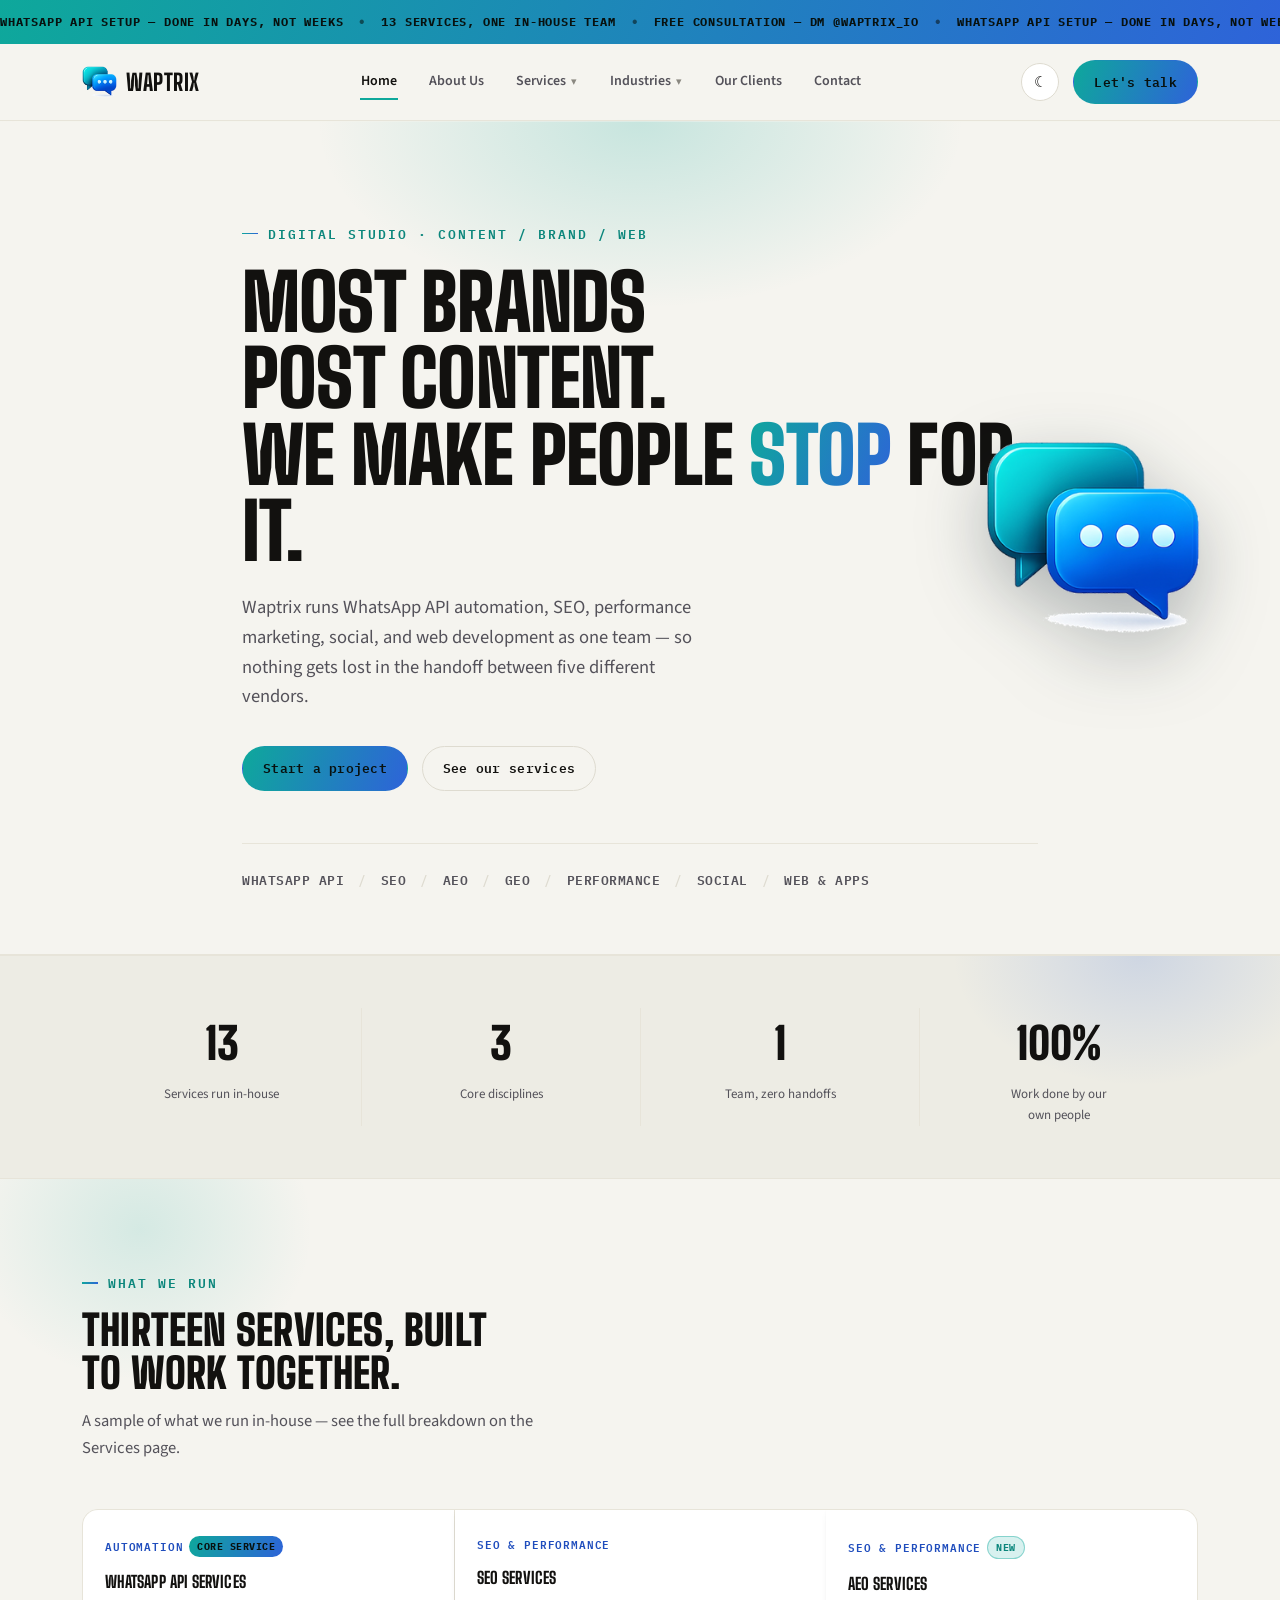
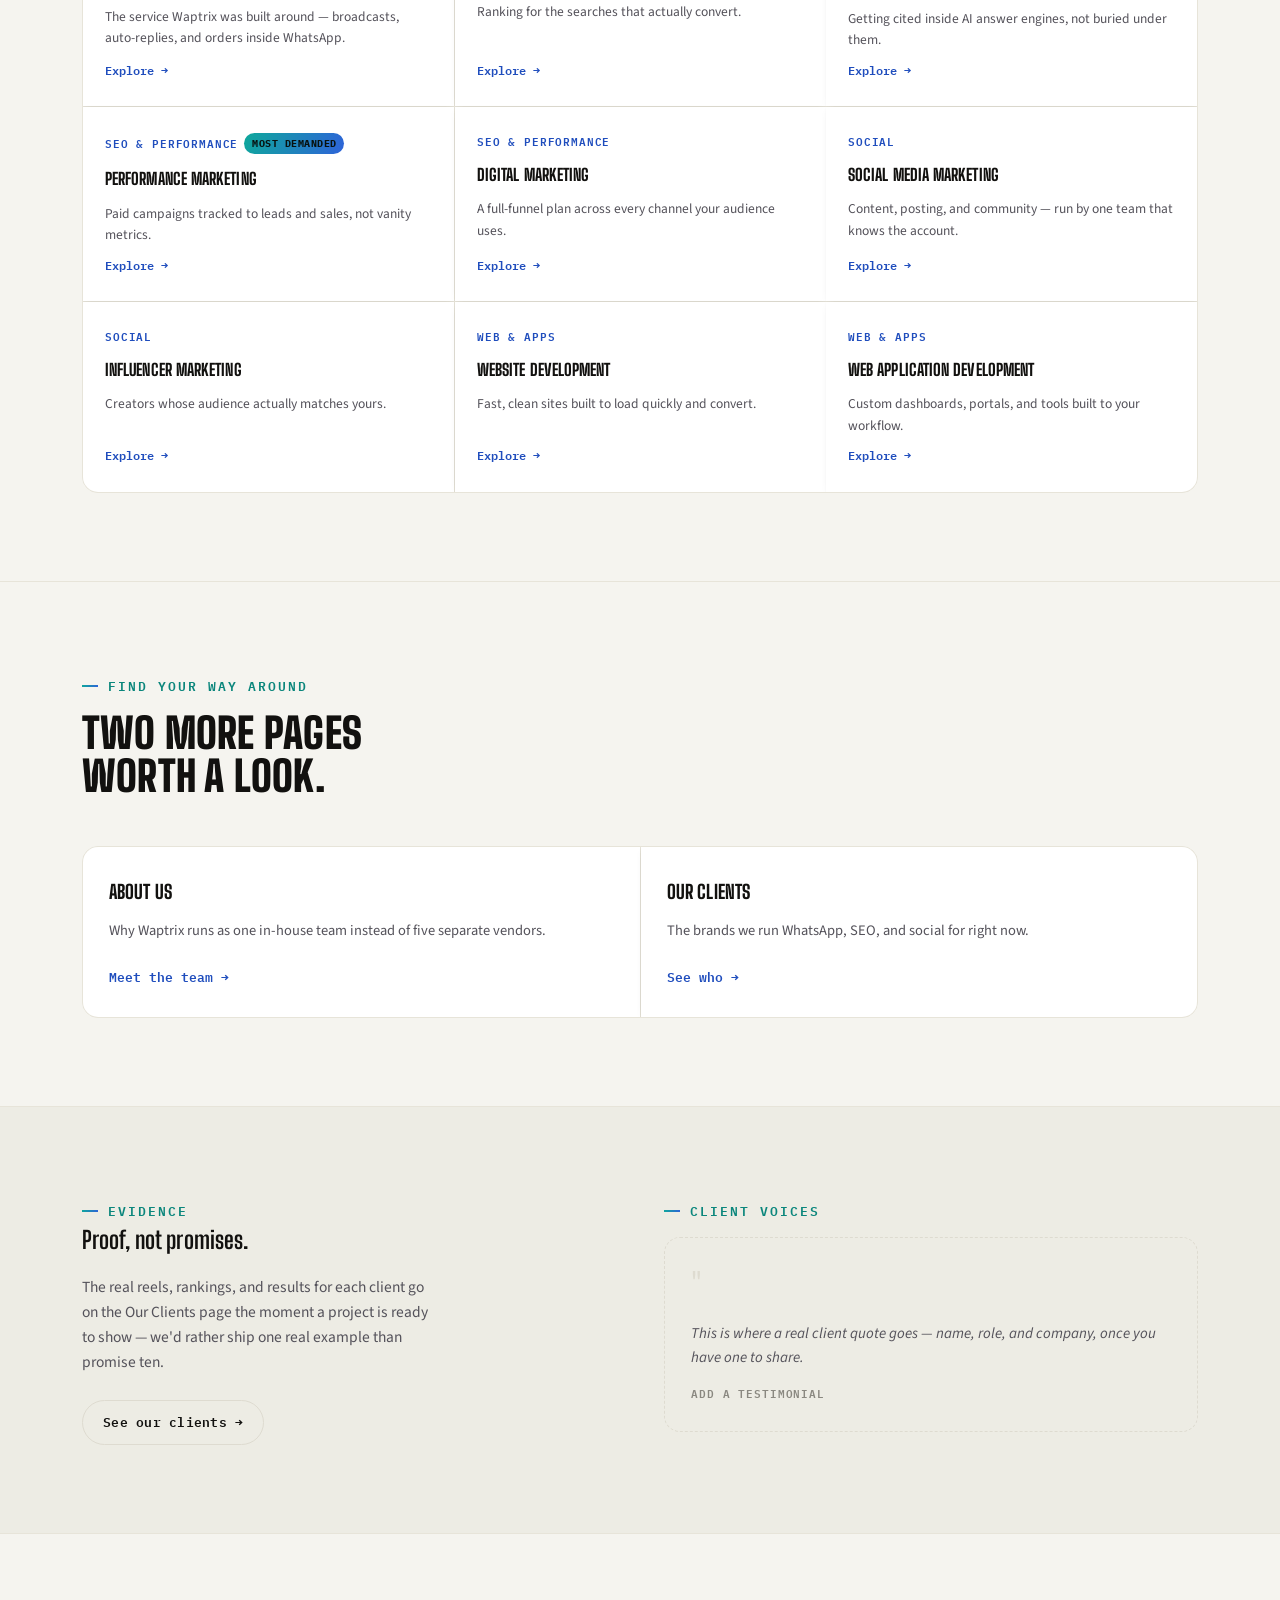
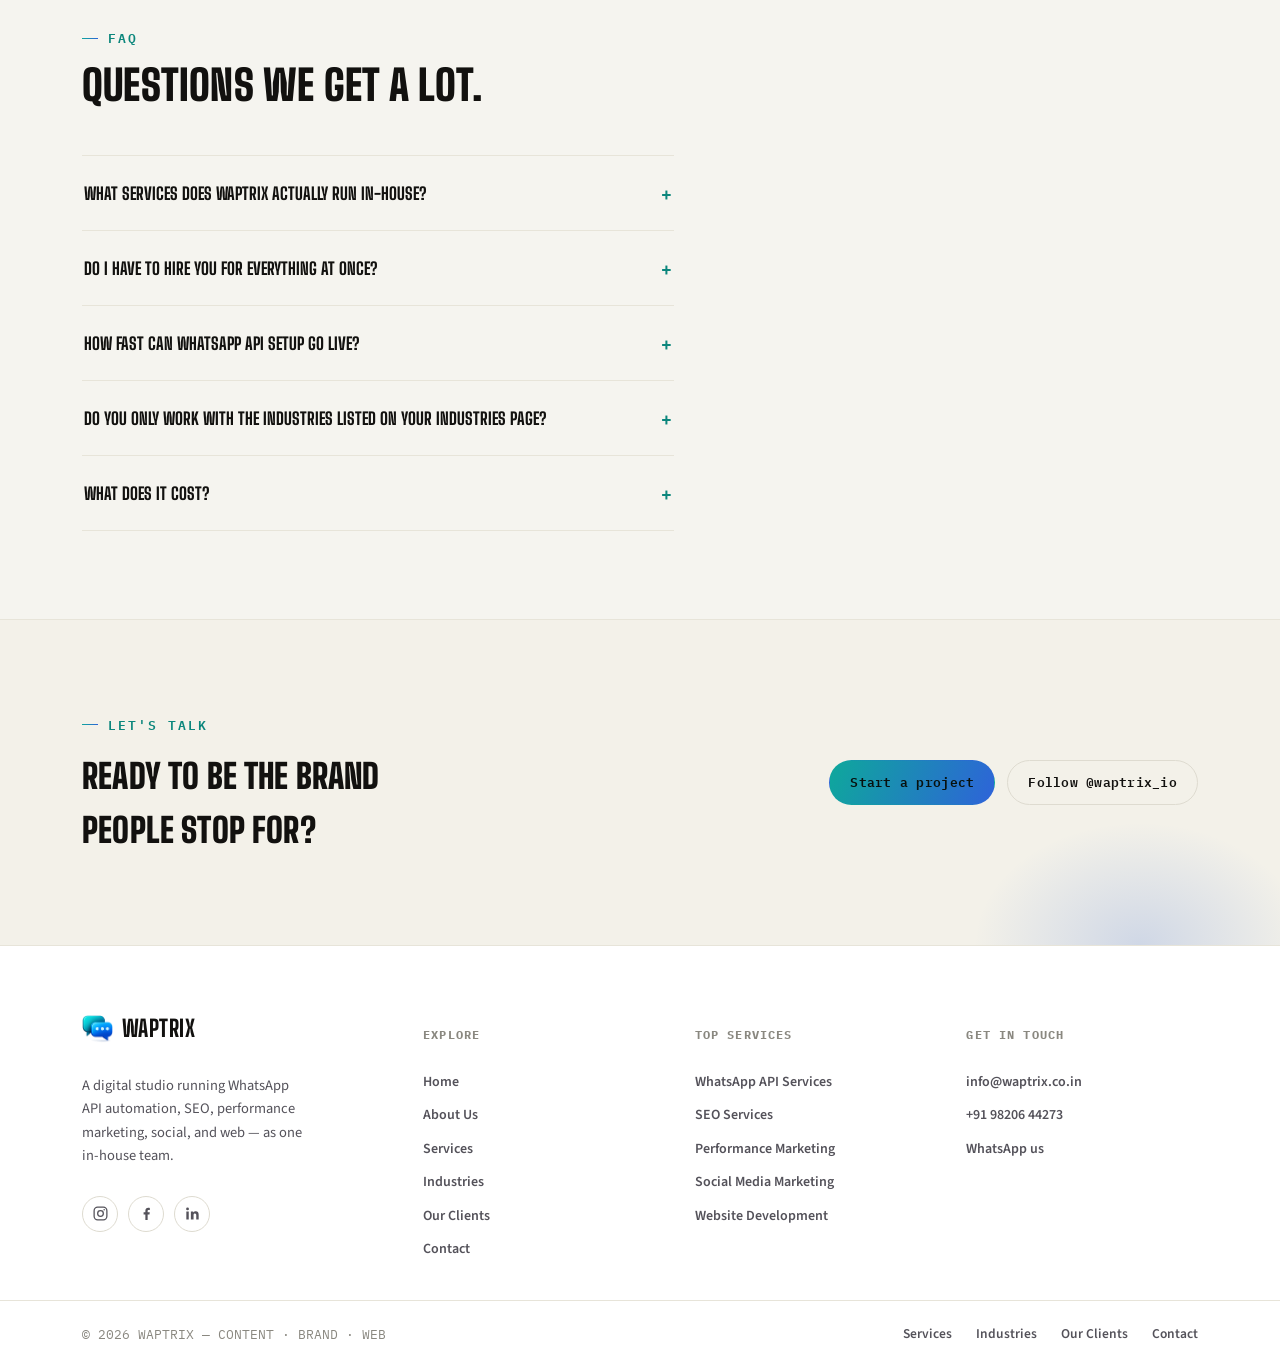
<file: index.html>
<!DOCTYPE html>
<html lang="en">
<head>
<meta charset="utf-8">
<meta name="viewport" content="width=device-width, initial-scale=1">
<meta name="description" content="Waptrix Studio — SEO, AEO, performance marketing, social media, website development and WhatsApp API services, all from one in-house team.">
<title>Waptrix Studio</title>
<link rel="preconnect" href="https://fonts.googleapis.com">
<link rel="preconnect" href="https://fonts.gstatic.com" crossorigin>
<link href="https://fonts.googleapis.com/css2?family=Big+Shoulders+Display:wght@700;800;900&family=Source+Sans+3:wght@400;500;600;700&family=IBM+Plex+Mono:wght@500;600&display=swap" rel="stylesheet">
<style>
  :root{
    --bg:#F5F4EF;
    --bg-alt:#EDECE4;
    --surface:#FFFFFF;
    --surface-2:#F3F1E9;
    --border:#DEDBD0;
    --border-soft:#E7E4D9;
    --ink:#12110F;
    --ink-soft:#54525A;
    --ink-faint:#8A8880;
    --teal:#0EA89B;
    --teal-deep:#0B867C;
    --blue:#2E63D9;
    --blue-deep:#1F4DBD;
    --nav-bg:rgba(245,244,239,.86);
    --grad:linear-gradient(112deg, var(--teal), var(--blue));
    --radius:16px;
    --shadow-sm:0 1px 2px rgba(20,20,10,.04), 0 2px 8px -2px rgba(20,20,10,.06);
    --shadow-md:0 4px 16px -4px rgba(20,20,10,.10), 0 12px 32px -12px rgba(20,20,10,.10);
  }
  @media (prefers-color-scheme: dark){
    :root:not([data-theme="light"]){
      --bg:#0A0A0E;
      --bg-alt:#0F0F14;
      --surface:#15151B;
      --surface-2:#1B1B22;
      --border:#292933;
      --border-soft:#1F1F27;
      --ink:#F4F3EF;
      --ink-soft:#A6A5AF;
      --ink-faint:#6C6B76;
      --teal:#20D6C7;
      --teal-deep:#3BE0D2;
      --blue:#4C82FF;
      --blue-deep:#7CA3FF;
      --nav-bg:rgba(10,10,14,.82);
      --shadow-sm:0 1px 2px rgba(0,0,0,.3), 0 2px 10px -2px rgba(0,0,0,.4);
      --shadow-md:0 6px 20px -6px rgba(0,0,0,.5), 0 16px 40px -16px rgba(0,0,0,.55);
    }
  }
  :root[data-theme="dark"]{
    --bg:#0A0A0E;
    --bg-alt:#0F0F14;
    --surface:#15151B;
    --surface-2:#1B1B22;
    --border:#292933;
    --border-soft:#1F1F27;
    --ink:#F4F3EF;
    --ink-soft:#A6A5AF;
    --ink-faint:#6C6B76;
    --teal:#20D6C7;
    --teal-deep:#3BE0D2;
    --blue:#4C82FF;
    --blue-deep:#7CA3FF;
    --nav-bg:rgba(10,10,14,.82);
    --shadow-sm:0 1px 2px rgba(0,0,0,.3), 0 2px 10px -2px rgba(0,0,0,.4);
    --shadow-md:0 6px 20px -6px rgba(0,0,0,.5), 0 16px 40px -16px rgba(0,0,0,.55);
  }
  *{box-sizing:border-box;}
  html{scroll-behavior:smooth;}
  @media (prefers-reduced-motion: reduce){
    html{scroll-behavior:auto;}
  }
  body{
    margin:0;
    background:var(--bg);
    color:var(--ink);
    font-family:"Source Sans 3", ui-sans-serif, system-ui, -apple-system, sans-serif;
    font-size:16px;
    line-height:1.6;
    -webkit-font-smoothing:antialiased;
  }
  h1,h2,h3{
    font-family:"Big Shoulders Display", ui-sans-serif, system-ui, sans-serif;
    color:var(--ink);
    text-wrap:balance;
    margin:0;
    letter-spacing:.005em;
  }
  a{color:inherit; text-decoration:none;}
  img,svg{max-width:100%;}

  /* ---------- Smooth theme switching + motion ---------- */
  body, header.site, .theme-toggle, .menu-toggle, .btn-ghost,
  .contact-panel, .contact-left, .contact-right, .cline, .cline .go,
  .channel, .teaser, .tile, .svc-row, .slot, .voice-slot, .mega-col a, .step .num, .badge.new,
  nav.links > a, .nav-item > a, .caret-btn, .mobile-menu a{
    transition:background-color .25s ease, border-color .25s ease, color .2s ease;
  }
  .btn{transition:filter .15s ease, transform .15s ease, border-color .2s ease, color .2s ease, background-color .25s ease;}
  .btn-primary:hover{transform:translateY(-1px);}
  .btn-ghost:hover{transform:translateY(-1px);}
  .teaser, .tile, .slot{transition:background-color .25s ease, border-color .25s ease, transform .2s ease;}
  .teaser:hover, .tile:hover{transform:translateY(-3px);}
  .slot:hover{transform:translateY(-2px); border-color:var(--teal);}
  .svc-row{transition:background-color .2s ease, transform .15s ease;}
  .svc-row:hover{transform:translateX(4px);}
  @keyframes pageIn{
    from{opacity:0; transform:translateY(8px);}
    to{opacity:1; transform:translateY(0);}
  }
  .page{animation:pageIn .45s ease;}
  @media (prefers-reduced-motion: reduce){
    .page{animation:none;}
    .teaser:hover, .tile:hover, .slot:hover, .svc-row:hover, .btn-primary:hover, .btn-ghost:hover{transform:none;}
    body, header.site, .theme-toggle, .menu-toggle, .btn-ghost, .btn,
    .contact-panel, .contact-left, .contact-right, .cline, .cline .go,
    .channel, .teaser, .tile, .svc-row, .slot, .voice-slot, .mega-col a, .step .num, .badge.new,
    nav.links > a, .nav-item > a, .caret-btn, .mobile-menu a, .mega-menu, .mobile-menu{
      transition-duration:.01s;
    }
  }
  .mono{font-family:"IBM Plex Mono", ui-monospace, monospace;}
  .wrap{max-width:1180px; margin:0 auto; padding:0 32px;}

  .eyebrow{
    font-family:"IBM Plex Mono", ui-monospace, monospace;
    font-size:12.5px; font-weight:600; letter-spacing:.16em; text-transform:uppercase;
    color:var(--teal-deep);
    display:inline-flex; align-items:center; gap:10px;
  }
  .eyebrow::before{content:"";width:16px;height:1.5px;background:var(--grad);}

  /* ---------- Top ticker ---------- */
  .topbar{background:var(--grad); color:#08110F; overflow:hidden; white-space:nowrap;}
  .topbar-track{display:inline-flex; align-items:center; gap:16px; padding:9px 0; animation:ticker 26s linear infinite;}
  .topbar-item{font-family:"IBM Plex Mono", monospace; font-size:11.5px; font-weight:700; letter-spacing:.07em; text-transform:uppercase;}
  .topbar-sep{opacity:.55; font-weight:700;}
  @keyframes ticker{from{transform:translateX(0);} to{transform:translateX(-50%);}}
  @media (prefers-reduced-motion: reduce){
    .topbar-track{animation:none;}
    .topbar{overflow-x:auto;}
  }

  /* ---------- Nav ---------- */
  header.site{
    position:sticky; top:0; z-index:50;
    background:var(--nav-bg);
    backdrop-filter:saturate(140%) blur(10px);
    border-bottom:1px solid var(--border-soft);
  }
  .nav{position:relative; display:flex; align-items:center; justify-content:space-between; padding:16px 32px; max-width:1180px; margin:0 auto;}
  .brand{display:flex; align-items:center; gap:9px;}
  .brand-logo{height:32px; width:auto; display:block;}
  .footer-brand .brand-logo{height:28px;}
  .brand-word{
    font-family:"Big Shoulders Display", sans-serif; font-weight:800;
    font-size:23px; letter-spacing:.02em; text-transform:uppercase; color:var(--ink);
  }
  nav.links{display:flex; align-items:center; gap:30px;}
  nav.links > a{font-size:14px; font-weight:600; color:var(--ink-soft); border-bottom:2px solid transparent; padding:6px 1px; transition:color .15s, border-color .15s;}
  nav.links > a:hover, nav.links > a:focus-visible{color:var(--ink); border-color:var(--teal);}
  nav.links > a.active{color:var(--ink); border-color:var(--teal);}
  .nav-item{position:relative; display:flex; align-items:center; gap:2px;}
  .nav-item > a{font-size:14px; font-weight:600; color:var(--ink-soft); border-bottom:2px solid transparent; padding:6px 1px; transition:color .15s, border-color .15s;}
  .nav-item > a:hover, .nav-item > a:focus-visible, .nav-item > a.active{color:var(--ink); border-color:var(--teal);}
  .caret-btn{background:none; border:none; color:var(--ink-faint); font-size:11px; cursor:pointer; padding:6px 2px;}
  .caret-btn:hover{color:var(--ink);}
  .caret-btn:focus-visible{outline:2px solid var(--blue); outline-offset:2px;}
  .mega-menu{
    position:absolute; top:calc(100% + 14px); left:50%;
    display:flex; gap:36px; background:var(--surface); border:1px solid var(--border-soft); border-radius:14px;
    padding:26px 30px; box-shadow:0 16px 40px -12px rgba(0,0,0,.25); z-index:60; width:max-content;
    opacity:0; visibility:hidden; pointer-events:none;
    transform:translateX(-50%) translateY(-6px);
    transition:opacity .18s ease, transform .18s ease, visibility .18s;
  }
  .mega-menu.open{
    opacity:1; visibility:visible; pointer-events:auto;
    transform:translateX(-50%) translateY(0);
  }
  .mega-col{display:flex; flex-direction:column; gap:2px; min-width:220px;}
  .mega-cat{
    font-family:"IBM Plex Mono", monospace; font-size:11px; font-weight:700; letter-spacing:.12em; text-transform:uppercase;
    color:var(--teal-deep); padding-bottom:10px; margin-bottom:6px; border-bottom:2px solid var(--border);
  }
  .mega-col a{
    display:flex; align-items:center; justify-content:space-between; gap:10px;
    font-size:14px; font-weight:600; color:var(--ink-soft); padding:9px 4px; border-radius:8px;
  }
  .mega-col a:hover{color:var(--ink); background:var(--surface-2);}
  .mega-static{
    display:block; font-size:14px; font-weight:600; color:var(--ink-soft); padding:9px 4px;
  }
  .mega-cta-link{color:var(--blue-deep) !important; font-weight:700 !important;}
  .mega-cta-link:hover{color:var(--teal-deep) !important; background:var(--surface-2);}
  .badge{
    font-family:"IBM Plex Mono", monospace; font-size:9.5px; font-weight:700; letter-spacing:.05em; text-transform:uppercase;
    padding:3px 8px; border-radius:999px; white-space:nowrap; flex:none;
  }
  .badge.new{background:color-mix(in srgb, var(--teal) 16%, transparent); color:var(--teal-deep); border:1px solid color-mix(in srgb, var(--teal) 40%, transparent);}
  .badge.hot{background:var(--grad); color:#08110F;}
  .btn{
    font-family:"IBM Plex Mono", monospace; font-size:13px; font-weight:600; letter-spacing:.02em;
    padding:11px 20px; border-radius:999px; display:inline-flex; align-items:center; gap:8px; border:1px solid transparent; cursor:pointer;
  }
  .btn:focus-visible{outline:2px solid var(--blue); outline-offset:2px;}
  .btn-primary{background:var(--grad); color:#08110F;}
  .btn-primary:hover{filter:brightness(1.08);}
  .btn-ghost{background:transparent; border-color:var(--border); color:var(--ink);}
  .btn-ghost:hover{border-color:var(--teal); color:var(--teal-deep);}
  .theme-toggle{
    width:38px; height:38px; border-radius:50%; border:1px solid var(--border);
    background:var(--surface); color:var(--ink); display:flex; align-items:center; justify-content:center;
    font-size:15px; cursor:pointer; flex:none;
  }
  .theme-toggle:hover{border-color:var(--teal);}
  .theme-toggle:focus-visible{outline:2px solid var(--blue); outline-offset:2px;}
  .nav-right{display:flex; align-items:center; gap:14px;}
  .menu-toggle{
    display:none; width:38px; height:38px; border-radius:50%; border:1px solid var(--border);
    background:var(--surface); color:var(--ink); align-items:center; justify-content:center; font-size:16px; cursor:pointer; flex:none;
  }
  .menu-toggle:focus-visible{outline:2px solid var(--blue); outline-offset:2px;}
  .mobile-menu{
    position:absolute; top:100%; left:0; right:0; background:var(--surface);
    border-bottom:1px solid var(--border-soft); padding:8px 32px 18px; display:flex; flex-direction:column;
    opacity:0; visibility:hidden; pointer-events:none; transform:translateY(-8px);
    transition:opacity .2s ease, transform .2s ease, visibility .2s;
  }
  .mobile-menu.open{opacity:1; visibility:visible; pointer-events:auto; transform:translateY(0);}
  .mobile-menu a{display:block; padding:12px 4px; font-size:15px; font-weight:600; color:var(--ink-soft); border-left:3px solid transparent; padding-left:12px; transition:color .15s ease, border-color .15s ease;}
  .mobile-menu a:hover, .mobile-menu a.active{color:var(--ink); border-left-color:var(--teal);}

  /* ---------- Pages ---------- */
  .page{display:block;}
  .page[hidden]{display:none;}

  /* ---------- Hero ---------- */
  .hero{position:relative; padding:96px 0 64px; overflow:hidden; border-bottom:1px solid var(--border-soft);}
  .hero::before{
    content:"";
    position:absolute; top:-260px; left:50%; width:900px; height:520px; transform:translateX(-50%);
    background:radial-gradient(closest-side, color-mix(in srgb, var(--teal) 20%, transparent), transparent 72%);
    pointer-events:none;
  }
  .hero-inner{position:relative; max-width:860px;}
  .hero h1{
    font-size:clamp(40px, 6.4vw, 78px); font-weight:900; line-height:.98; letter-spacing:-.01em;
    text-transform:uppercase; margin:20px 0 24px;
  }
  .hero h1 .hl{
    background:var(--grad); -webkit-background-clip:text; background-clip:text; color:transparent;
  }
  .hero p.lede{font-size:18.5px; color:var(--ink-soft); max-width:52ch; margin:0 0 34px;}
  .hero-ctas{display:flex; gap:14px; flex-wrap:wrap; margin-bottom:52px;}
  .stack-strip{
    display:flex; align-items:center; gap:14px; flex-wrap:wrap;
    font-family:"IBM Plex Mono", monospace; font-size:12.5px; font-weight:500; letter-spacing:.04em;
    color:var(--ink-faint); text-transform:uppercase;
    padding-top:26px; border-top:1px solid var(--border-soft);
  }
  .stack-strip b{color:var(--ink-soft); font-weight:600;}
  .stack-strip .sep{color:var(--border); }

  /* ---------- Hero 3D floating icon ---------- */
  .hero-visual{
    position:absolute; top:50%; right:6%; width:220px; height:220px;
    transform:translateY(-50%); pointer-events:none; perspective:900px;
    animation:heroFloat 6s ease-in-out infinite;
  }
  .hero-visual img{
    width:100%; height:100%; object-fit:contain; display:block;
    filter:drop-shadow(0 24px 34px rgba(10,30,40,.28));
    transition:transform .25s ease-out;
    transform-style:preserve-3d;
  }
  @keyframes heroFloat{
    0%,100%{transform:translateY(-50%) rotate(-2.5deg);}
    50%{transform:translateY(calc(-50% - 16px)) rotate(2.5deg);}
  }
  @media (max-width:1080px){ .hero-visual{width:170px; height:170px; right:3%;} }
  @media (max-width:860px){ .hero-visual{display:none;} }
  @media (prefers-reduced-motion: reduce){ .hero-visual{animation:none; top:50%; right:6%;} }

  /* ---------- 3D tilt + sheen on cards ---------- */
  .tilt{position:relative; transform-style:preserve-3d; will-change:transform;}
  .tilt::after{
    content:""; position:absolute; inset:0; border-radius:inherit; pointer-events:none;
    background:radial-gradient(circle at var(--mx,50%) var(--my,50%), rgba(255,255,255,.20), transparent 55%);
    opacity:0; transition:opacity .25s ease; z-index:1;
  }
  .tilt:hover::after{opacity:1;}
  :root[data-theme="dark"] .tilt::after{background:radial-gradient(circle at var(--mx,50%) var(--my,50%), rgba(255,255,255,.10), transparent 55%);}
  @media (prefers-color-scheme: dark){
    :root:not([data-theme="light"]) .tilt::after{background:radial-gradient(circle at var(--mx,50%) var(--my,50%), rgba(255,255,255,.10), transparent 55%);}
  }

  /* ---------- Section shell ---------- */
  section{padding:88px 0;}
  section + section{border-top:1px solid var(--border-soft);}
  .sec-head{max-width:60ch; margin-bottom:48px;}
  .sec-head h2{font-size:clamp(28px,3.6vw,42px); font-weight:900; margin-top:16px; text-transform:uppercase; line-height:1.02;}
  .sec-head p{color:var(--ink-soft); margin-top:14px; font-size:16.5px;}

  /* ---------- Home teasers ---------- */
  .teasers{display:grid; grid-template-columns:repeat(3,1fr); gap:1px; background:var(--border-soft); border:1px solid var(--border-soft); border-radius:var(--radius); overflow:hidden;}
  .teasers-2{grid-template-columns:repeat(2,1fr);}
  .teaser{background:var(--surface); padding:30px 26px; display:flex; flex-direction:column; gap:12px; min-height:170px; transition:background .15s; box-shadow:var(--shadow-sm);}
  .teaser:hover{box-shadow:var(--shadow-md);}
  .teaser:hover{background:var(--surface-2);}
  .teaser h3{font-size:19px; font-weight:800; text-transform:uppercase;}
  .teaser p{font-size:14.5px; color:var(--ink-soft); margin:0; flex:1;}
  .teaser .go{font-family:"IBM Plex Mono",monospace; font-size:12.5px; font-weight:600; color:var(--blue-deep);}
  .teaser:hover .go{color:var(--teal-deep);}

  /* ---------- Home: stats strip ---------- */
  .section-alt{background:var(--bg-alt);}
  #home-services{position:relative; overflow:hidden;}
  #home-services::before{
    content:""; position:absolute; top:-160px; left:-100px; width:480px; height:420px;
    background:radial-gradient(closest-side, color-mix(in srgb, var(--teal) 14%, transparent), transparent 72%);
    pointer-events:none;
  }
  #home-services .wrap{position:relative;}
  .stats-sec{padding:52px 0; background:var(--bg-alt); position:relative; overflow:hidden;}
  .stats-sec::before{
    content:""; position:absolute; top:-180px; right:-120px; width:520px; height:360px;
    background:radial-gradient(closest-side, color-mix(in srgb, var(--blue) 16%, transparent), transparent 72%);
    pointer-events:none;
  }
  .stats-strip{display:grid; grid-template-columns:repeat(4,1fr); gap:0; position:relative;}
  .stat{
    display:flex; flex-direction:column; gap:6px; padding:0 24px; text-align:center;
    border-left:1px solid var(--border-soft);
  }
  .stat:first-child{border-left:none;}
  .stat-num{font-family:"Big Shoulders Display", sans-serif; font-size:clamp(32px,4vw,44px); font-weight:900; color:var(--ink); font-variant-numeric:tabular-nums;}
  .stat-label{font-size:13px; color:var(--ink-soft); max-width:20ch; margin:0 auto;}

  /* ---------- Home: service tiles ---------- */
  .service-tiles{display:grid; grid-template-columns:repeat(4,1fr); gap:1px; background:var(--border-soft); border:1px solid var(--border-soft); border-radius:var(--radius); overflow:hidden;}
  .service-tiles-3{grid-template-columns:repeat(3,1fr);}
  .tile{background:var(--surface); padding:26px 22px; display:flex; flex-direction:column; gap:10px; min-height:180px; transition:background .15s; box-shadow:var(--shadow-sm);}
  .tile:hover{box-shadow:var(--shadow-md);}
  .tile:hover{background:var(--surface-2);}
  .tile-cat{font-size:10.5px; font-weight:600; letter-spacing:.08em; text-transform:uppercase; color:var(--blue-deep); display:flex; align-items:center; gap:6px; flex-wrap:wrap;}
  .tile h3{font-size:16.5px; font-weight:800; text-transform:uppercase; margin-top:2px;}
  .tile p{font-size:13.5px; color:var(--ink-soft); margin:0; flex:1;}
  .tile .go{font-family:"IBM Plex Mono",monospace; font-size:12px; font-weight:600; color:var(--blue-deep);}
  .tile:hover .go{color:var(--teal-deep);}

  /* ---------- Home: proof + voices ---------- */
  .proof-voices{display:grid; grid-template-columns:1fr 1fr; gap:48px; align-items:start;}
  .proof-col p{color:var(--ink-soft); font-size:15.5px; margin:16px 0 26px; max-width:44ch;}
  .voice-col .eyebrow{margin-bottom:16px;}
  .voice-slot{
    border:1.5px dashed var(--border); border-radius:var(--radius); padding:30px 26px;
    display:flex; flex-direction:column; gap:14px;
  }
  .quote-mark{font-family:"Big Shoulders Display",sans-serif; font-size:40px; color:var(--border); line-height:1;}
  .voice-slot p{font-size:15px; color:var(--ink-soft); margin:0; font-style:italic;}
  .voice-slot .tag{font-family:"IBM Plex Mono",monospace; font-size:11px; font-weight:600; letter-spacing:.08em; text-transform:uppercase; color:var(--ink-faint);}

  /* ---------- Home: closing CTA band ---------- */
  .cta-band{background:var(--surface-2); position:relative; overflow:hidden;}
  .cta-band::before{
    content:""; position:absolute; bottom:-170px; right:-90px; width:460px; height:340px;
    background:radial-gradient(closest-side, color-mix(in srgb, var(--blue) 18%, transparent), transparent 72%);
    pointer-events:none;
  }
  .cta-band-inner{display:flex; align-items:center; justify-content:space-between; gap:28px; flex-wrap:wrap; position:relative;}
  .cta-band h2{font-size:clamp(24px,3vw,34px); font-weight:900; text-transform:uppercase; margin-top:14px; max-width:24ch;}
  .cta-band-actions{display:flex; gap:12px; flex-wrap:wrap;}

  /* ---------- Process ---------- */
  .process{display:grid; grid-template-columns:repeat(3,1fr); gap:0; position:relative;}
  .process::before{
    content:""; position:absolute; top:19px; left:6%; right:6%; height:1px; background:var(--border);
    z-index:0;
  }
  .step{position:relative; padding-right:28px;}
  .step .num{
    font-family:"Big Shoulders Display", sans-serif; font-weight:800; font-size:15px;
    width:38px; height:38px; border-radius:50%; background:var(--bg); border:1px solid var(--border);
    display:flex; align-items:center; justify-content:center; color:var(--teal-deep); position:relative; z-index:1; margin-bottom:22px;
  }
  .step h3{font-size:21px; font-weight:800; text-transform:uppercase; margin-bottom:10px;}
  .step p{color:var(--ink-soft); font-size:15px; max-width:32ch;}

  .principles{display:grid; grid-template-columns:repeat(3,1fr); gap:32px; border-top:1px solid var(--border-soft); padding-top:36px; margin-top:44px;}
  .principle h3{font-size:18px; font-weight:800; text-transform:uppercase; margin-bottom:10px;}
  .principle p{color:var(--ink-soft); font-size:14.5px; max-width:30ch; margin:0;}

  /* ---------- Services directory ---------- */
  .svc-category{margin-bottom:52px;}
  .svc-category:last-child{margin-bottom:0;}
  .svc-cat-label{
    font-family:"IBM Plex Mono", monospace; font-size:12px; font-weight:700; letter-spacing:.14em; text-transform:uppercase;
    color:var(--teal-deep); padding-bottom:12px; margin-bottom:4px; border-bottom:2px solid var(--border);
  }
  .svc-row{
    display:flex; align-items:center; justify-content:space-between; gap:16px;
    padding:22px 6px; border-bottom:1px solid var(--border-soft); transition:background .15s;
  }
  .svc-row:hover{background:var(--surface-2);}
  .svc-row-name{font-size:18px; font-weight:800; text-transform:uppercase; letter-spacing:.005em;}
  .svc-row-right{display:flex; align-items:center; gap:12px; flex:none;}
  .svc-row .chev{color:var(--ink-faint); font-size:18px; transition:color .15s;}
  .svc-row:hover .chev{color:var(--teal-deep);}

  /* ---------- Individual service page ---------- */
  .svc-crumb{
    font-family:"IBM Plex Mono", monospace; font-size:12px; color:var(--ink-faint);
    display:flex; align-items:center; gap:8px; margin-bottom:22px;
  }
  .svc-crumb a:hover{color:var(--teal-deep);}
  .svc-head{max-width:64ch; margin-bottom:38px;}
  .svc-head h2{font-size:clamp(28px,3.6vw,42px); font-weight:900; margin-top:16px; text-transform:uppercase; line-height:1.02;}
  .svc-head p{color:var(--ink-soft); margin-top:16px; font-size:17px; max-width:60ch;}
  .svc-overview{max-width:66ch; margin:8px 0 40px; display:flex; flex-direction:column; gap:20px; padding-top:8px; border-top:1px solid var(--border-soft);}
  .svc-overview h3{font-size:18px; font-weight:800; text-transform:uppercase; margin-top:16px;}
  .svc-overview p{color:var(--ink-soft); font-size:16px; margin:0;}
  .svc-overview em{color:var(--ink); font-style:normal; font-weight:700;}
  .svc-includes{list-style:none; margin:8px 0 36px; padding:0; display:grid; gap:14px; max-width:52ch;}
  .svc-includes li{display:flex; gap:12px; align-items:flex-start; font-size:15.5px; color:var(--ink-soft);}
  .svc-includes li::before{content:"✓"; color:var(--teal-deep); font-weight:700; flex:none;}

  /* ---------- Industries ---------- */
  .ind-columns{display:grid; grid-template-columns:repeat(3,1fr); gap:40px; margin-bottom:56px;}
  .ind-row{
    font-size:17px; font-weight:700; padding:16px 4px; border-bottom:1px solid var(--border-soft); color:var(--ink);
  }
  .ind-row:last-child{border-bottom:none;}
  .agency-panel{
    border:1px solid var(--border-soft); border-radius:var(--radius); padding:36px 40px;
    background:var(--surface); position:relative; overflow:hidden; box-shadow:var(--shadow-md);
  }
  .agency-panel::before{
    content:""; position:absolute; top:0; left:0; width:100%; height:3px; background:var(--grad);
  }
  .agency-panel h3{font-size:clamp(22px,2.6vw,28px); font-weight:900; text-transform:uppercase; margin:14px 0 12px; max-width:34ch;}
  .agency-panel p{color:var(--ink-soft); font-size:15.5px; max-width:56ch; margin:0 0 22px;}

  /* ---------- Our Clients ---------- */
  .clients-grid{display:grid; grid-template-columns:repeat(4,1fr); gap:16px;}
  .client-card{
    border:1px solid var(--border-soft); border-radius:var(--radius); background:var(--surface);
    padding:28px 18px; display:flex; flex-direction:column; align-items:center; text-align:center; gap:14px;
    transition:background-color .25s ease, border-color .25s ease, transform .2s ease, box-shadow .25s ease;
    box-shadow:var(--shadow-sm);
  }
  .client-card:hover{background:var(--surface-2); border-color:var(--teal); transform:translateY(-3px); box-shadow:var(--shadow-md);}
  .client-logo-slot{
    width:60px; height:60px; border-radius:14px; border:1.5px dashed var(--border);
    display:flex; align-items:center; justify-content:center;
    font-family:"Big Shoulders Display", sans-serif; font-weight:800; font-size:18px; color:var(--ink-faint);
  }
  .client-card h3{font-size:14px; font-weight:800; text-transform:uppercase; margin:0; line-height:1.25;}
  .client-card p{font-size:12px; color:var(--ink-soft); margin:0;}

  /* ---------- Contact ---------- */
  .contact-panel{border:1px solid var(--border-soft); border-radius:20px; overflow:hidden; background:var(--surface); display:grid; grid-template-columns:1.1fr 1fr; box-shadow:var(--shadow-md);}
  .contact-left{padding:48px 44px; display:flex; flex-direction:column; justify-content:space-between; position:relative; overflow:hidden;}
  .contact-left::before{
    content:""; position:absolute; inset:auto -80px -80px auto; width:260px; height:260px;
    background:radial-gradient(closest-side, color-mix(in srgb, var(--blue) 26%, transparent), transparent 74%);
    pointer-events:none;
  }
  .contact-left h2{font-size:clamp(28px,3.4vw,38px); text-transform:uppercase; font-weight:900; position:relative;}
  .contact-left p{color:var(--ink-soft); font-size:15.5px; max-width:36ch; margin-top:16px; position:relative;}
  .contact-right{padding:48px 44px; border-left:1px solid var(--border-soft); display:flex; flex-direction:column; gap:6px;}
  .cline{display:flex; align-items:center; justify-content:space-between; gap:16px; padding:18px 0; border-bottom:1px solid var(--border-soft);}
  .cline:last-child{border-bottom:none;}
  .cline .label{font-family:"IBM Plex Mono",monospace; font-size:11.5px; color:var(--ink-faint); letter-spacing:.08em;}
  .cline .value{font-weight:700; font-size:17px; margin-top:4px; display:inline-block;}
  .cline a.value:hover{color:var(--teal);}
  .cline .go{font-family:"IBM Plex Mono",monospace; font-size:12px; font-weight:600; color:var(--ink); border:1px solid var(--border); border-radius:999px; padding:7px 14px; white-space:nowrap;}
  .cline .go:hover{border-color:var(--teal); color:var(--teal);}

  /* ---------- Contact form ---------- */
  .contact-form{max-width:760px; display:flex; flex-direction:column; gap:20px;}
  .form-row{display:grid; grid-template-columns:1fr 1fr; gap:20px;}
  .contact-form label{
    display:flex; flex-direction:column; gap:8px;
    font-family:"IBM Plex Mono", monospace; font-size:11.5px; font-weight:600; letter-spacing:.08em;
    text-transform:uppercase; color:var(--ink-faint);
  }
  .form-full{width:100%;}
  .contact-form input, .contact-form select, .contact-form textarea{
    font-family:"Source Sans 3", sans-serif; font-size:15px; font-weight:500; color:var(--ink);
    background:var(--surface); border:1px solid var(--border); border-radius:10px; padding:13px 14px;
    text-transform:none; letter-spacing:normal;
    transition:border-color .2s ease;
  }
  .contact-form textarea{resize:vertical; min-height:110px;}
  .contact-form input:focus, .contact-form select:focus, .contact-form textarea:focus{
    outline:none; border-color:var(--teal);
  }
  .contact-form select{cursor:pointer;}
  .contact-form button{align-self:flex-start; margin-top:4px;}

  /* ---------- Map slot ---------- */
  .map-slot{
    border:1.5px dashed var(--border); border-radius:var(--radius); padding:48px 40px;
    display:flex; flex-direction:column; align-items:center; text-align:center; gap:14px;
    max-width:640px; color:var(--ink-faint);
  }
  .map-slot-icon{font-size:32px;}
  .map-slot p{color:var(--ink-soft); font-size:15px; max-width:44ch; margin:0;}
  .map-slot .tag{
    font-family:"IBM Plex Mono", monospace; font-size:11px; font-weight:600; letter-spacing:.08em; text-transform:uppercase;
  }

  /* ---------- FAQ ---------- */
  .faq-list{border-top:1px solid var(--border-soft); max-width:74ch;}
  .faq-item{border-bottom:1px solid var(--border-soft);}
  .faq-q{
    width:100%; display:flex; align-items:center; justify-content:space-between; gap:18px;
    background:none; border:none; text-align:left; padding:22px 2px; cursor:pointer;
    font-family:"Big Shoulders Display", sans-serif; font-size:17px; font-weight:800;
    text-transform:uppercase; color:var(--ink);
  }
  .faq-q:focus-visible{outline:2px solid var(--blue); outline-offset:2px;}
  .faq-icon{
    font-family:"IBM Plex Mono", monospace; font-size:18px; font-weight:600; color:var(--teal-deep);
    flex:none; transition:transform .25s ease;
  }
  .faq-item.open .faq-icon{transform:rotate(45deg);}
  .faq-a-wrap{display:grid; grid-template-rows:0fr; overflow:hidden; transition:grid-template-rows .3s ease;}
  .faq-item.open .faq-a-wrap{grid-template-rows:1fr;}
  .faq-a{overflow:hidden; min-height:0;}
  .faq-a p{margin:0 0 22px; padding-right:30px; color:var(--ink-soft); font-size:15px; max-width:64ch;}
  @media (prefers-reduced-motion: reduce){
    .faq-a-wrap{transition-duration:.01s;}
    .faq-icon{transition:none;}
  }

  /* ---------- Footer ---------- */
  footer{border-top:1px solid var(--border-soft); background:var(--surface);}
  .footer-main{padding:64px 0 40px;}
  .footer-grid{display:grid; grid-template-columns:1.3fr 1fr 1fr 1fr; gap:40px;}
  .footer-brand .brand{margin-bottom:16px;}
  .footer-brand p{color:var(--ink-soft); font-size:14.5px; max-width:32ch; margin:0 0 18px;}
  .footer-social{display:flex; gap:10px;}
  .footer-social a{
    width:36px; height:36px; border-radius:50%; border:1px solid var(--border);
    display:flex; align-items:center; justify-content:center; color:var(--ink-soft);
    transition:border-color .2s ease, color .2s ease, transform .2s ease;
  }
  .footer-social a svg{width:17px; height:17px;}
  .footer-social a:hover{border-color:var(--teal); color:var(--teal-deep); transform:translateY(-2px);}
  .footer-col h4{
    font-family:"IBM Plex Mono", monospace; font-size:11.5px; font-weight:700; letter-spacing:.1em;
    text-transform:uppercase; color:var(--ink-faint); margin-bottom:16px;
  }
  .footer-col{display:flex; flex-direction:column; gap:11px;}
  .footer-col a{font-size:14px; color:var(--ink-soft); font-weight:600;}
  .footer-col a:hover{color:var(--teal-deep);}
  .footer-bottom{border-top:1px solid var(--border-soft); padding:22px 0;}
  .foot-row{display:flex; align-items:center; justify-content:space-between; gap:20px; flex-wrap:wrap;}
  .foot-row .tagline{color:var(--ink-faint); font-size:12.5px;}
  .foot-links{display:flex; gap:24px;}
  .foot-links a{font-size:13.5px; color:var(--ink-soft); font-weight:600;}
  .foot-links a:hover{color:var(--teal);}
  @media (max-width: 860px){
    .footer-grid{grid-template-columns:1fr 1fr; gap:36px 24px;}
  }
  @media (max-width: 560px){
    .footer-grid{grid-template-columns:1fr; gap:32px;}
  }

  @media (max-width: 860px){
    nav.links{display:none;}
    .menu-toggle{display:flex;}
    .process{grid-template-columns:1fr; gap:32px;}
    .process::before{display:none;}
    .principles{grid-template-columns:1fr; gap:28px;}
    .teasers, .teasers-2{grid-template-columns:1fr;}
    .channels{grid-template-columns:1fr 1fr;}
    .slots{grid-template-columns:1fr;}
    .contact-panel{grid-template-columns:1fr;}
    .contact-right{border-left:none; border-top:1px solid var(--border-soft);}
    .stats-strip{grid-template-columns:1fr 1fr; gap:28px 0;}
    .stat{border-left:none; border-top:1px solid var(--border-soft); padding-top:20px;}
    .stat:first-child, .stat:nth-child(2){border-top:none; padding-top:0;}
    .service-tiles{grid-template-columns:1fr 1fr;}
    .proof-voices{grid-template-columns:1fr; gap:40px;}
    .cta-band-inner{justify-content:flex-start;}
    .ind-columns{grid-template-columns:1fr; gap:8px;}
    .agency-panel{padding:30px 26px;}
    .form-row{grid-template-columns:1fr;}
    .map-slot{padding:36px 24px;}
    .clients-grid{grid-template-columns:repeat(2,1fr);}
  }
  @media (max-width: 560px){
    .clients-grid{grid-template-columns:1fr 1fr;}
  }
  @media (max-width: 560px){
    .channels{grid-template-columns:1fr;}
    .service-tiles{grid-template-columns:1fr;}
    .stats-strip{grid-template-columns:1fr 1fr;}
    .wrap{padding:0 20px;}
    .hero{padding:64px 0 48px;}
    section{padding:60px 0;}
  }
</style>
</head>
<body>

<div class="topbar" role="note" aria-label="Announcement">
  <div class="topbar-track" aria-hidden="false">
    <span class="topbar-item">WhatsApp API Setup — Done In Days, Not Weeks</span>
    <span class="topbar-sep">•</span>
    <span class="topbar-item">13 Services, One In-House Team</span>
    <span class="topbar-sep">•</span>
    <span class="topbar-item">Free Consultation — DM @waptrix_io</span>
    <span class="topbar-sep">•</span>
    <span class="topbar-item" aria-hidden="true">WhatsApp API Setup — Done In Days, Not Weeks</span>
    <span class="topbar-sep" aria-hidden="true">•</span>
    <span class="topbar-item" aria-hidden="true">13 Services, One In-House Team</span>
    <span class="topbar-sep" aria-hidden="true">•</span>
    <span class="topbar-item" aria-hidden="true">Free Consultation — DM @waptrix_io</span>
    <span class="topbar-sep" aria-hidden="true">•</span>
  </div>
</div>

<header class="site">
  <div class="nav">
    <a class="brand" href="#home" data-page="home" aria-label="Waptrix home">
      <img class="brand-logo" src="[data-uri]" alt="Waptrix logo">
      <span class="brand-word">Waptrix</span>
    </a>
    <nav class="links">
      <a href="#home" data-page="home">Home</a>
      <a href="#about" data-page="about">About Us</a>
      <div class="nav-item">
        <a href="#services" data-page="services">Services</a>
        <button class="caret-btn" id="servicesCaret" type="button" aria-label="Show services menu" aria-expanded="false">▾</button>
        <div class="mega-menu" id="megaMenu">
          <div class="mega-col">
            <div class="mega-cat">SEO &amp; Performance</div>
            <a href="#seo" data-page="seo">SEO Services</a>
            <a href="#aeo" data-page="aeo">AEO Services <span class="badge new">New</span></a>
            <a href="#geo" data-page="geo">Generative Engine Optimization <span class="badge new">New</span></a>
            <a href="#performance-marketing" data-page="performance-marketing">Performance Marketing <span class="badge hot">Most Demanded</span></a>
            <a href="#sem" data-page="sem">Search Engine Marketing</a>
            <a href="#digital-marketing" data-page="digital-marketing">Digital Marketing</a>
            <a href="#ad-management" data-page="ad-management">Ad Management</a>
          </div>
          <div class="mega-col">
            <div class="mega-cat">Social</div>
            <a href="#smm" data-page="smm">Social Media Marketing</a>
            <a href="#influencer-marketing" data-page="influencer-marketing">Influencer Marketing</a>
            <a href="#ugc-video" data-page="ugc-video">UGC Video</a>
          </div>
          <div class="mega-col">
            <div class="mega-cat">Web &amp; Apps</div>
            <a href="#website-development" data-page="website-development">Website Development</a>
            <a href="#web-app-development" data-page="web-app-development">Web Application Development</a>
          </div>
          <div class="mega-col">
            <div class="mega-cat">Automation</div>
            <a href="#whatsapp-api" data-page="whatsapp-api">WhatsApp API Services <span class="badge hot">Core Service</span></a>
          </div>
        </div>
      </div>
      <div class="nav-item">
        <a href="#industries" data-page="industries">Industries</a>
        <button class="caret-btn" id="industriesCaret" type="button" aria-label="Show industries menu" aria-expanded="false">▾</button>
        <div class="mega-menu" id="industriesMenu">
          <div class="mega-col">
            <div class="mega-cat">Education &amp; Migration</div>
            <span class="mega-static">Study Abroad</span>
            <span class="mega-static">IELTS / PTE</span>
            <span class="mega-static">Immigration Business</span>
          </div>
          <div class="mega-col">
            <div class="mega-cat">Consumer &amp; Retail</div>
            <span class="mega-static">Clothing</span>
            <span class="mega-static">Jewellery</span>
            <span class="mega-static">Food</span>
          </div>
          <div class="mega-col">
            <div class="mega-cat">Lifestyle &amp; Mobility</div>
            <span class="mega-static">Health &amp; Wellness</span>
            <span class="mega-static">Tour &amp; Travel</span>
            <span class="mega-static">Automobiles</span>
          </div>
          <div class="mega-col">
            <div class="mega-cat">For Agencies</div>
            <a href="#industries" data-page="industries" class="mega-cta-link">White-label ad management →</a>
          </div>
        </div>
      </div>
      <a href="#portfolio" data-page="portfolio">Our Clients</a>
      <a href="#contact" data-page="contact">Contact</a>
    </nav>
    <div class="nav-right">
      <button class="menu-toggle" id="menuToggle" type="button" aria-label="Open menu" aria-expanded="false">☰</button>
      <button class="theme-toggle" id="themeToggle" type="button" aria-label="Switch to dark mode">◐</button>
      <a class="btn btn-primary" href="#contact" data-page="contact">Let's talk</a>
    </div>
    <div class="mobile-menu" id="mobileMenu">
      <a href="#home" data-page="home">Home</a>
      <a href="#about" data-page="about">About Us</a>
      <a href="#services" data-page="services">Services</a>
      <a href="#industries" data-page="industries">Industries</a>
      <a href="#portfolio" data-page="portfolio">Our Clients</a>
      <a href="#contact" data-page="contact">Contact</a>
    </div>
  </div>
</header>

<main>
  <div class="page" id="page-home">
    <section class="hero">
      <div class="wrap hero-inner">
        <span class="eyebrow">Digital Studio · Content / Brand / Web</span>
        <h1>Most brands post content.<br>We make people <span class="hl">stop</span> for it.</h1>
        <p class="lede">Waptrix runs WhatsApp API automation, SEO, performance marketing, social, and web development as one team — so nothing gets lost in the handoff between five different vendors.</p>
        <div class="hero-ctas">
          <a class="btn btn-primary" href="#contact" data-page="contact">Start a project</a>
          <a class="btn btn-ghost" href="#services" data-page="services">See our services</a>
        </div>
        <div class="stack-strip">
          <b>WhatsApp API</b><span class="sep">/</span><b>SEO</b><span class="sep">/</span><b>AEO</b><span class="sep">/</span><b>GEO</b><span class="sep">/</span><b>Performance</b><span class="sep">/</span><b>Social</b><span class="sep">/</span><b>Web &amp; Apps</b>
        </div>
      </div>
      <div class="hero-visual" aria-hidden="true">
        <img src="[data-uri]" alt="">
      </div>
    </section>

    <section class="stats-sec">
      <div class="wrap stats-strip">
        <div class="stat"><span class="stat-num mono">13</span><span class="stat-label">Services run in-house</span></div>
        <div class="stat"><span class="stat-num mono">3</span><span class="stat-label">Core disciplines</span></div>
        <div class="stat"><span class="stat-num mono">1</span><span class="stat-label">Team, zero handoffs</span></div>
        <div class="stat"><span class="stat-num mono">100%</span><span class="stat-label">Work done by our own people</span></div>
      </div>
    </section>

    <section id="home-services">
      <div class="wrap">
        <div class="sec-head">
          <span class="eyebrow">What we run</span>
          <h2>Thirteen services, built to work together.</h2>
          <p>A sample of what we run in-house — see the full breakdown on the Services page.</p>
        </div>
        <div class="service-tiles service-tiles-3">
          <a class="tile" href="#whatsapp-api" data-page="whatsapp-api">
            <span class="tile-cat mono">Automation <span class="badge hot">Core Service</span></span>
            <h3>WhatsApp API Services</h3>
            <p>The service Waptrix was built around — broadcasts, auto-replies, and orders inside WhatsApp.</p>
            <span class="go">Explore →</span>
          </a>
          <a class="tile" href="#seo" data-page="seo">
            <span class="tile-cat mono">SEO &amp; Performance</span>
            <h3>SEO Services</h3>
            <p>Ranking for the searches that actually convert.</p>
            <span class="go">Explore →</span>
          </a>
          <a class="tile" href="#aeo" data-page="aeo">
            <span class="tile-cat mono">SEO &amp; Performance <span class="badge new">New</span></span>
            <h3>AEO Services</h3>
            <p>Getting cited inside AI answer engines, not buried under them.</p>
            <span class="go">Explore →</span>
          </a>
          <a class="tile" href="#performance-marketing" data-page="performance-marketing">
            <span class="tile-cat mono">SEO &amp; Performance <span class="badge hot">Most Demanded</span></span>
            <h3>Performance Marketing</h3>
            <p>Paid campaigns tracked to leads and sales, not vanity metrics.</p>
            <span class="go">Explore →</span>
          </a>
          <a class="tile" href="#digital-marketing" data-page="digital-marketing">
            <span class="tile-cat mono">SEO &amp; Performance</span>
            <h3>Digital Marketing</h3>
            <p>A full-funnel plan across every channel your audience uses.</p>
            <span class="go">Explore →</span>
          </a>
          <a class="tile" href="#smm" data-page="smm">
            <span class="tile-cat mono">Social</span>
            <h3>Social Media Marketing</h3>
            <p>Content, posting, and community — run by one team that knows the account.</p>
            <span class="go">Explore →</span>
          </a>
          <a class="tile" href="#influencer-marketing" data-page="influencer-marketing">
            <span class="tile-cat mono">Social</span>
            <h3>Influencer Marketing</h3>
            <p>Creators whose audience actually matches yours.</p>
            <span class="go">Explore →</span>
          </a>
          <a class="tile" href="#website-development" data-page="website-development">
            <span class="tile-cat mono">Web &amp; Apps</span>
            <h3>Website Development</h3>
            <p>Fast, clean sites built to load quickly and convert.</p>
            <span class="go">Explore →</span>
          </a>
          <a class="tile" href="#web-app-development" data-page="web-app-development">
            <span class="tile-cat mono">Web &amp; Apps</span>
            <h3>Web Application Development</h3>
            <p>Custom dashboards, portals, and tools built to your workflow.</p>
            <span class="go">Explore →</span>
          </a>
        </div>
      </div>
    </section>

    <section>
      <div class="wrap">
        <div class="sec-head">
          <span class="eyebrow">Find your way around</span>
          <h2>Two more pages worth a look.</h2>
        </div>
        <div class="teasers teasers-2">
          <a class="teaser" href="#about" data-page="about">
            <h3>About Us</h3>
            <p>Why Waptrix runs as one in-house team instead of five separate vendors.</p>
            <span class="go">Meet the team →</span>
          </a>
          <a class="teaser" href="#portfolio" data-page="portfolio">
            <h3>Our Clients</h3>
            <p>The brands we run WhatsApp, SEO, and social for right now.</p>
            <span class="go">See who →</span>
          </a>
        </div>
      </div>
    </section>

    <section class="section-alt">
      <div class="wrap proof-voices">
        <div class="proof-col">
          <span class="eyebrow">Evidence</span>
          <h2>Proof, not promises.</h2>
          <p>The real reels, rankings, and results for each client go on the Our Clients page the moment a project is ready to show — we'd rather ship one real example than promise ten.</p>
          <a class="btn btn-ghost" href="#portfolio" data-page="portfolio">See our clients →</a>
        </div>
        <div class="voice-col">
          <span class="eyebrow">Client voices</span>
          <div class="voice-slot">
            <span class="quote-mark">"</span>
            <p>This is where a real client quote goes — name, role, and company, once you have one to share.</p>
            <span class="tag">Add a testimonial</span>
          </div>
        </div>
      </div>
    </section>

    <section>
      <div class="wrap">
        <div class="sec-head">
          <span class="eyebrow">FAQ</span>
          <h2>Questions we get a lot.</h2>
        </div>
        <div class="faq-list">
          <div class="faq-item">
            <button class="faq-q" type="button" aria-expanded="false">
              <span>What services does Waptrix actually run in-house?</span>
              <span class="faq-icon">+</span>
            </button>
            <div class="faq-a-wrap"><div class="faq-a"><p>All 13 — WhatsApp API automation, SEO/AEO/GEO, performance marketing, social media, influencer marketing, UGC video, and website/app development. Nothing gets subcontracted out.</p></div></div>
          </div>
          <div class="faq-item">
            <button class="faq-q" type="button" aria-expanded="false">
              <span>Do I have to hire you for everything at once?</span>
              <span class="faq-icon">+</span>
            </button>
            <div class="faq-a-wrap"><div class="faq-a"><p>No. Most clients start with one service — WhatsApp API setup and a reel package are the most common starting points — and add more once it's working.</p></div></div>
          </div>
          <div class="faq-item">
            <button class="faq-q" type="button" aria-expanded="false">
              <span>How fast can WhatsApp API setup go live?</span>
              <span class="faq-icon">+</span>
            </button>
            <div class="faq-a-wrap"><div class="faq-a"><p>Once your business documents are in, we can usually get the official WhatsApp Business API verified and running within a few working days.</p></div></div>
          </div>
          <div class="faq-item">
            <button class="faq-q" type="button" aria-expanded="false">
              <span>Do you only work with the industries listed on your Industries page?</span>
              <span class="faq-icon">+</span>
            </button>
            <div class="faq-a-wrap"><div class="faq-a"><p>Those are where we have the most experience, but we take on any brand where the fit is right. Get in touch and we'll tell you honestly if we're a match.</p></div></div>
          </div>
          <div class="faq-item">
            <button class="faq-q" type="button" aria-expanded="false">
              <span>What does it cost?</span>
              <span class="faq-icon">+</span>
            </button>
            <div class="faq-a-wrap"><div class="faq-a"><p>Depends on the service and scope. Reach out on WhatsApp or email and we'll quote after a quick call, not before.</p></div></div>
          </div>
        </div>
      </div>
    </section>

    <section class="cta-band">
      <div class="wrap cta-band-inner">
        <div>
          <span class="eyebrow">Let's talk</span>
          <h2>Ready to be the brand people stop for?</h2>
        </div>
        <div class="cta-band-actions">
          <a class="btn btn-primary" href="#contact" data-page="contact">Start a project</a>
          <a class="btn btn-ghost" href="https://www.instagram.com/waptrix_io/" target="_blank" rel="noopener">Follow @waptrix_io</a>
        </div>
      </div>
    </section>
  </div>

  <div class="page" id="page-about" hidden>
    <section>
      <div class="wrap">
        <div class="sec-head">
          <span class="eyebrow">About us</span>
          <h2>One team. No handoffs.</h2>
          <p>Waptrix started as a reel studio and grew into a full digital team because clients kept asking for the same thing — someone to own the whole funnel, not just one slice of it. Today content, brand, and web run out of the same room, so a script written one week can become a landing page the next without a single briefing document changing hands.</p>
        </div>
        <div class="principles">
          <div class="principle">
            <h3>In-house, always</h3>
            <p>No subcontractors, no freelancer roulette. Every reel, page, and post is made by someone on our own team.</p>
          </div>
          <div class="principle">
            <h3>One report, one number</h3>
            <p>You get a single scorecard across every channel we run, not five dashboards that never agree with each other.</p>
          </div>
          <div class="principle">
            <h3>Built to be shown</h3>
            <p>We judge our own work the way your audience will — if it doesn't earn a stop on the scroll, it doesn't ship.</p>
          </div>
        </div>
      </div>
    </section>

    <section class="section-alt">
      <div class="wrap">
        <div class="sec-head">
          <span class="eyebrow">How we work</span>
          <h2>Brief. Build. Publish.</h2>
          <p>No status decks, no seven-person email chain. One team takes it from idea to live.</p>
        </div>
        <div class="process">
          <div class="step">
            <div class="num mono">01</div>
            <h3>Brief</h3>
            <p>We audit what's actually working on your account and agree the next 30 days in one call.</p>
          </div>
          <div class="step">
            <div class="num mono">02</div>
            <h3>Build</h3>
            <p>Script, shoot, edit, design, or code — done in-house, on the timeline we quoted.</p>
          </div>
          <div class="step">
            <div class="num mono">03</div>
            <h3>Publish</h3>
            <p>It goes live, gets tracked, and shows up in a report you can actually read.</p>
          </div>
        </div>
      </div>
    </section>

    <section>
      <div class="wrap">
        <div class="sec-head">
          <span class="eyebrow">FAQ</span>
          <h2>About Waptrix, answered.</h2>
        </div>
        <div class="faq-list">
          <div class="faq-item">
            <button class="faq-q" type="button" aria-expanded="false">
              <span>Why run everything in-house instead of specializing in one thing?</span>
              <span class="faq-icon">+</span>
            </button>
            <div class="faq-a-wrap"><div class="faq-a"><p>Because most brands don't have a single "content problem" or "SEO problem" — they have a growth problem that touches five things at once. One team means one person actually owns the outcome.</p></div></div>
          </div>
          <div class="faq-item">
            <button class="faq-q" type="button" aria-expanded="false">
              <span>Who actually does the work — your team or freelancers?</span>
              <span class="faq-icon">+</span>
            </button>
            <div class="faq-a-wrap"><div class="faq-a"><p>Our own team, always. No subcontractor roulette — the person who scripts your reel is the same one who'll be on the call next month.</p></div></div>
          </div>
          <div class="faq-item">
            <button class="faq-q" type="button" aria-expanded="false">
              <span>What happens after the first call?</span>
              <span class="faq-icon">+</span>
            </button>
            <div class="faq-a-wrap"><div class="faq-a"><p>We audit what's working today, agree the next 30 days, then build — see Brief → Build → Publish above.</p></div></div>
          </div>
          <div class="faq-item">
            <button class="faq-q" type="button" aria-expanded="false">
              <span>How involved do I need to be day to day?</span>
              <span class="faq-icon">+</span>
            </button>
            <div class="faq-a-wrap"><div class="faq-a"><p>As little or as much as you want. Most clients get a weekly async update and a monthly call; we can do daily standups if you'd rather.</p></div></div>
          </div>
          <div class="faq-item">
            <button class="faq-q" type="button" aria-expanded="false">
              <span>Can you take over from our current agency mid-project?</span>
              <span class="faq-icon">+</span>
            </button>
            <div class="faq-a-wrap"><div class="faq-a"><p>Yes — tell us what's already live and we'll pick it up without starting from zero.</p></div></div>
          </div>
        </div>
      </div>
    </section>
  </div>

  <div class="page" id="page-services" hidden>
    <section>
      <div class="wrap">
        <div class="sec-head">
          <span class="eyebrow">What we run</span>
          <h2>Thirteen services. Zero handoffs.</h2>
          <p>Pick one, or hand us the whole funnel — every service below is run by the same in-house team. Tap any of them for the full breakdown.</p>
        </div>

        <div class="svc-category">
          <div class="svc-cat-label">SEO &amp; Performance</div>
          <a class="svc-row" href="#seo" data-page="seo">
            <span class="svc-row-name">SEO Services</span>
            <span class="svc-row-right"><span class="chev">›</span></span>
          </a>
          <a class="svc-row" href="#aeo" data-page="aeo">
            <span class="svc-row-name">AEO Services</span>
            <span class="svc-row-right"><span class="badge new">New</span><span class="chev">›</span></span>
          </a>
          <a class="svc-row" href="#geo" data-page="geo">
            <span class="svc-row-name">Generative Engine Optimization</span>
            <span class="svc-row-right"><span class="badge new">New</span><span class="chev">›</span></span>
          </a>
          <a class="svc-row" href="#performance-marketing" data-page="performance-marketing">
            <span class="svc-row-name">Performance Marketing</span>
            <span class="svc-row-right"><span class="badge hot">Most Demanded</span><span class="chev">›</span></span>
          </a>
          <a class="svc-row" href="#sem" data-page="sem">
            <span class="svc-row-name">Search Engine Marketing</span>
            <span class="svc-row-right"><span class="chev">›</span></span>
          </a>
          <a class="svc-row" href="#digital-marketing" data-page="digital-marketing">
            <span class="svc-row-name">Digital Marketing</span>
            <span class="svc-row-right"><span class="chev">›</span></span>
          </a>
          <a class="svc-row" href="#ad-management" data-page="ad-management">
            <span class="svc-row-name">Ad Management</span>
            <span class="svc-row-right"><span class="chev">›</span></span>
          </a>
        </div>

        <div class="svc-category">
          <div class="svc-cat-label">Social</div>
          <a class="svc-row" href="#smm" data-page="smm">
            <span class="svc-row-name">Social Media Marketing</span>
            <span class="svc-row-right"><span class="chev">›</span></span>
          </a>
          <a class="svc-row" href="#influencer-marketing" data-page="influencer-marketing">
            <span class="svc-row-name">Influencer Marketing</span>
            <span class="svc-row-right"><span class="chev">›</span></span>
          </a>
          <a class="svc-row" href="#ugc-video" data-page="ugc-video">
            <span class="svc-row-name">UGC Video</span>
            <span class="svc-row-right"><span class="chev">›</span></span>
          </a>
        </div>

        <div class="svc-category">
          <div class="svc-cat-label">Web &amp; Apps</div>
          <a class="svc-row" href="#website-development" data-page="website-development">
            <span class="svc-row-name">Website Development</span>
            <span class="svc-row-right"><span class="chev">›</span></span>
          </a>
          <a class="svc-row" href="#web-app-development" data-page="web-app-development">
            <span class="svc-row-name">Web Application Development</span>
            <span class="svc-row-right"><span class="chev">›</span></span>
          </a>
        </div>

        <div class="svc-category">
          <div class="svc-cat-label">Automation</div>
          <a class="svc-row" href="#whatsapp-api" data-page="whatsapp-api">
            <span class="svc-row-name">WhatsApp API Services</span>
            <span class="svc-row-right"><span class="badge hot">Core Service</span><span class="chev">›</span></span>
          </a>
        </div>
      </div>
    </section>
  </div>

  <div class="page" id="page-seo" hidden>
    <section><div class="wrap">
      <div class="svc-crumb"><a href="#services" data-page="services">Services</a><span>/</span><span>SEO Services</span></div>
      <div class="svc-head">
        <span class="eyebrow">SEO &amp; Performance</span>
        <h2>SEO Services</h2>
        <p>We get your site ranking for the searches that actually convert — not just the ones with the highest volume. Technical fixes, content structure, and link building, tracked back to organic traffic and leads.</p>
      </div>
      <div class="svc-overview">
        <h3>Why this matters</h3>
        <p>Most businesses only rank for their own brand name and nothing else — which means every buyer who doesn't already know you never finds you. Real growth comes from ranking for what people search before they've heard of your brand: "best X near me," "X vs Y," "how to choose X." SEO is also one of the few marketing assets that compounds — a page that ranks well keeps sending traffic for years without a fresh budget every month. But getting there takes real technical and content work, not a metadata tweak and a prayer.</p>
        <h3>How we run it</h3>
        <p>We start with a full technical audit — crawl errors, broken indexing, slow pages, missing schema — because no amount of content fixes a site Google can't properly read. From there it's keyword strategy tied to buyer intent, content built to actually earn the click and hold attention, and off-page authority from real, relevant sites, not spam link farms. You get a monthly report on rankings <em>and</em> the traffic and leads that follow — not a screenshot of keyword positions with no context.</p>
      </div>
      <ul class="svc-includes">
        <li>Technical SEO audit &amp; fixes</li>
        <li>Keyword &amp; content strategy</li>
        <li>On-page optimization</li>
        <li>Link building &amp; authority growth</li>
        <li>Monthly ranking &amp; traffic reports</li>
      </ul>
      <a class="btn btn-primary" href="#contact" data-page="contact">Start a project</a>
    </div></section>
  </div>

  <div class="page" id="page-aeo" hidden>
    <section><div class="wrap">
      <div class="svc-crumb"><a href="#services" data-page="services">Services</a><span>/</span><span>AEO Services</span></div>
      <div class="svc-head">
        <span class="eyebrow">SEO &amp; Performance <span class="badge new">New</span></span>
        <h2>AEO Services</h2>
        <p>Search is splitting between Google and AI answer engines. AEO structures your content so tools like ChatGPT, Perplexity, and Google's AI Overviews cite your brand directly in the answer, not buried three links down.</p>
      </div>
      <div class="svc-overview">
        <h3>Why this matters</h3>
        <p>A growing share of searches never reach a results page at all — they get answered directly inside ChatGPT, Perplexity, or a Google AI Overview. If your brand isn't the source cited in that answer, you don't exist in it, no matter how well you'd have ranked the old way. AEO isn't classic SEO with a new label; it's about structuring facts, specs, and FAQs so an AI system can lift them cleanly and attribute them back to you.</p>
        <h3>How we run it</h3>
        <p>We identify the actual questions your buyers are asking AI tools about your category, then restructure your key pages into clean, extractable answer blocks — proper schema markup, FAQ formatting, clear factual statements instead of marketing fluff. Alongside that we build the entity signals (consistent naming, structured data, cross-referenced mentions) that make AI systems trust you as a source in the first place, and we actually check whether you're showing up inside AI answers rather than assuming it worked.</p>
      </div>
      <ul class="svc-includes">
        <li>Structured content for AI answer boxes</li>
        <li>Schema &amp; entity markup</li>
        <li>FAQ and answer-format content</li>
        <li>Citation tracking across AI engines</li>
        <li>Monthly visibility report</li>
      </ul>
      <a class="btn btn-primary" href="#contact" data-page="contact">Start a project</a>
    </div></section>
  </div>

  <div class="page" id="page-geo" hidden>
    <section><div class="wrap">
      <div class="svc-crumb"><a href="#services" data-page="services">Services</a><span>/</span><span>Generative Engine Optimization</span></div>
      <div class="svc-head">
        <span class="eyebrow">SEO &amp; Performance <span class="badge new">New</span></span>
        <h2>Generative Engine Optimization</h2>
        <p>GEO is how your brand shows up inside AI-generated answers, summaries, and recommendations — not just search results. We format and place content so generative engines pull your brand in as the source.</p>
      </div>
      <div class="svc-overview">
        <h3>Why this matters</h3>
        <p>AEO gets you cited in a direct answer. GEO is the wider game — getting recommended inside AI-generated summaries, comparisons, and "best of" lists a generative engine assembles on its own. It's the modern equivalent of landing on a buyer's shortlist before they've even opened a search engine, and most brands haven't touched it yet.</p>
        <h3>How we run it</h3>
        <p>We research how large language models currently describe your category and your competitors, then build content specifically shaped to be retrievable and quotable by those models. We also strengthen the web-wide entity signals that make an LLM associate your brand with the right terms — and because this space moves fast, we re-check visibility regularly instead of treating it as a one-time setup, since what worked last quarter can go stale as models update.</p>
      </div>
      <ul class="svc-includes">
        <li>Content formatted for LLM retrieval</li>
        <li>Brand entity building across the web</li>
        <li>Prompt-pattern research for your category</li>
        <li>Ongoing GEO visibility tracking</li>
      </ul>
      <a class="btn btn-primary" href="#contact" data-page="contact">Start a project</a>
    </div></section>
  </div>

  <div class="page" id="page-performance-marketing" hidden>
    <section><div class="wrap">
      <div class="svc-crumb"><a href="#services" data-page="services">Services</a><span>/</span><span>Performance Marketing</span></div>
      <div class="svc-head">
        <span class="eyebrow">SEO &amp; Performance <span class="badge hot">Most Demanded</span></span>
        <h2>Performance Marketing</h2>
        <p>Every rupee tracked back to a lead or a sale. We run paid campaigns across Meta, Google, and beyond with one goal — a lower cost per result than you're getting today.</p>
      </div>
      <div class="svc-overview">
        <h3>Why this matters</h3>
        <p>Performance marketing exists to answer one question honestly: what did this spend actually return? Too many campaigns get judged on reach and impressions — numbers that look good on a slide but don't pay rent. If a campaign can't be traced back to a lead or a sale, it isn't performance marketing, it's just advertising with extra steps.</p>
        <h3>How we run it</h3>
        <p>We start with the number that actually matters to you — cost per lead, cost per sale, or ROAS — and reverse-engineer the campaign structure to hit it. Creative and audiences get tested aggressively in the first two weeks; whatever doesn't work gets cut fast, and whatever does gets scaled. Everything ties back to that one number in a weekly report you can read in two minutes, not a 40-tab spreadsheet.</p>
      </div>
      <ul class="svc-includes">
        <li>Campaign strategy &amp; audience targeting</li>
        <li>Creative testing at scale</li>
        <li>Landing page optimization</li>
        <li>Daily budget &amp; bid management</li>
        <li>Weekly performance reporting</li>
      </ul>
      <a class="btn btn-primary" href="#contact" data-page="contact">Start a project</a>
    </div></section>
  </div>

  <div class="page" id="page-sem" hidden>
    <section><div class="wrap">
      <div class="svc-crumb"><a href="#services" data-page="services">Services</a><span>/</span><span>Search Engine Marketing</span></div>
      <div class="svc-head">
        <span class="eyebrow">SEO &amp; Performance</span>
        <h2>Search Engine Marketing</h2>
        <p>Paid search that shows up exactly when someone's ready to buy. We manage bids, keywords, and ad copy on Google Ads so your budget goes to searches that convert.</p>
      </div>
      <div class="svc-overview">
        <h3>Why this matters</h3>
        <p>SEM is the fastest lever available — someone searching "X near me" right now can be a customer today. It's also the easiest way to quietly burn a budget on clicks that never convert if the account is left to run on broad match and good intentions.</p>
        <h3>How we run it</h3>
        <p>Tight keyword match types instead of broad-match guesswork, negative keywords added weekly to cut wasted spend before it adds up, and ad copy tested in pairs so we actually know which line is pulling its weight. Just as important — we check where the click lands. Paid traffic sent to a generic homepage converts far worse than traffic sent to a page built to match what was searched, so landing pages get fixed or built as part of the work, not treated as someone else's problem.</p>
      </div>
      <ul class="svc-includes">
        <li>Keyword &amp; bid strategy</li>
        <li>Ad copy &amp; extensions</li>
        <li>Conversion tracking setup</li>
        <li>Negative keyword management</li>
        <li>Monthly spend &amp; ROI review</li>
      </ul>
      <a class="btn btn-primary" href="#contact" data-page="contact">Start a project</a>
    </div></section>
  </div>

  <div class="page" id="page-digital-marketing" hidden>
    <section><div class="wrap">
      <div class="svc-crumb"><a href="#services" data-page="services">Services</a><span>/</span><span>Digital Marketing</span></div>
      <div class="svc-head">
        <span class="eyebrow">SEO &amp; Performance</span>
        <h2>Digital Marketing</h2>
        <p>A full-funnel plan across search, social, and paid — built around where your specific audience actually spends time, not a generic channel checklist.</p>
      </div>
      <div class="svc-overview">
        <h3>Why this matters</h3>
        <p>Most "digital marketing" plans are really just a list of channels with no connective logic — SEO here, ads there, social somewhere else, each optimized on its own and judged by a different number. That's exactly how budgets get spread thin without moving the number that actually matters: revenue.</p>
        <h3>How we run it</h3>
        <p>We map your actual funnel first — awareness, consideration, conversion — before touching a single channel. Then channels get assigned to the stage they're genuinely good at, instead of running everywhere at once because it feels safer. One shared reporting layer sits underneath all of it, so you see the whole picture in one place instead of five dashboards that never agree with each other.</p>
      </div>
      <ul class="svc-includes">
        <li>Channel strategy &amp; budget planning</li>
        <li>Cross-channel campaign execution</li>
        <li>Audience &amp; funnel mapping</li>
        <li>Unified monthly reporting</li>
      </ul>
      <a class="btn btn-primary" href="#contact" data-page="contact">Start a project</a>
    </div></section>
  </div>

  <div class="page" id="page-ad-management" hidden>
    <section><div class="wrap">
      <div class="svc-crumb"><a href="#services" data-page="services">Services</a><span>/</span><span>Ad Management</span></div>
      <div class="svc-head">
        <span class="eyebrow">SEO &amp; Performance</span>
        <h2>Ad Management</h2>
        <p>Hands-on management of your existing ad accounts — Meta, Google, or both — so campaigns get optimized daily instead of reviewed once a month.</p>
      </div>
      <div class="svc-overview">
        <h3>Why this matters</h3>
        <p>An ad account that isn't checked daily quietly bleeds budget. An underperforming ad set doesn't pause itself, a rising cost-per-click doesn't fix itself, and creative doesn't refresh itself once it goes stale — it just keeps spending at a worse rate while nobody's watching.</p>
        <h3>How we run it</h3>
        <p>We take over your existing Meta and/or Google accounts as they are — no need to rebuild everything from zero. First step is an honest audit of what's actually working versus what's just running because nobody turned it off. From there we put a daily optimization rhythm in place and refresh creative on a set cycle, instead of letting the same three ads limp along until performance dies.</p>
      </div>
      <ul class="svc-includes">
        <li>Account audit &amp; cleanup</li>
        <li>Daily bid &amp; budget optimization</li>
        <li>Creative refresh cycles</li>
        <li>A/B testing</li>
        <li>Transparent spend reporting</li>
      </ul>
      <a class="btn btn-primary" href="#contact" data-page="contact">Start a project</a>
    </div></section>
  </div>

  <div class="page" id="page-smm" hidden>
    <section><div class="wrap">
      <div class="svc-crumb"><a href="#services" data-page="services">Services</a><span>/</span><span>Social Media Marketing</span></div>
      <div class="svc-head">
        <span class="eyebrow">Social</span>
        <h2>Social Media Marketing</h2>
        <p>Full handling of your social presence — content, posting, community replies — run by one team that knows the account, not a rotating freelancer.</p>
      </div>
      <div class="svc-overview">
        <h3>Why this matters</h3>
        <p>An account that posts but never replies, or replies but never posts consistently, fails the same way either time — the audience stops believing anyone real is on the other end. Followers don't just want content; they want to know a DM or comment actually reaches someone.</p>
        <h3>How we run it</h3>
        <p>One team owns the whole account — the content calendar, the actual posting, the comments, the DMs — so nothing falls into the gap between "who makes the post" and "who replies to it." You get a weekly view of what grew and why, not just a vanity follower count with no explanation behind it.</p>
      </div>
      <ul class="svc-includes">
        <li>Content calendar &amp; posting</li>
        <li>Community management (comments &amp; DMs)</li>
        <li>Platform growth strategy</li>
        <li>Monthly growth report</li>
      </ul>
      <a class="btn btn-primary" href="#contact" data-page="contact">Start a project</a>
    </div></section>
  </div>

  <div class="page" id="page-influencer-marketing" hidden>
    <section><div class="wrap">
      <div class="svc-crumb"><a href="#services" data-page="services">Services</a><span>/</span><span>Influencer Marketing</span></div>
      <div class="svc-head">
        <span class="eyebrow">Social</span>
        <h2>Influencer Marketing</h2>
        <p>We find creators whose audience actually matches yours, negotiate the deal, and manage delivery — so you get content and reach, not just an invoice.</p>
      </div>
      <div class="svc-overview">
        <h3>Why this matters</h3>
        <p>The most common influencer marketing failure is depressingly simple: a creator with a big following posts once, gets paid, and the brand never hears from that audience again — because the fit was wrong from the start. Follower count alone tells you almost nothing about whether that audience will ever buy from you.</p>
        <h3>How we run it</h3>
        <p>We vet creators against your actual buyer, not just their subscriber count, and negotiate a rate that makes sense for the deliverable instead of paying rate-card price on faith. We sit in on the brief so the content doesn't read like an ad script, and we track what that specific creator's audience actually did afterward — not just likes, but clicks, DMs, and sales where they're trackable.</p>
      </div>
      <ul class="svc-includes">
        <li>Creator sourcing &amp; vetting</li>
        <li>Outreach &amp; negotiation</li>
        <li>Briefing &amp; content approval</li>
        <li>Performance tracking per creator</li>
      </ul>
      <a class="btn btn-primary" href="#contact" data-page="contact">Start a project</a>
    </div></section>
  </div>

  <div class="page" id="page-ugc-video" hidden>
    <section><div class="wrap">
      <div class="svc-crumb"><a href="#services" data-page="services">Services</a><span>/</span><span>UGC Video</span></div>
      <div class="svc-head">
        <span class="eyebrow">Social</span>
        <h2>UGC Video</h2>
        <p>Native-feeling video that looks like it came from a real customer, not a brand — because that's the format that actually stops the scroll on Instagram and TikTok.</p>
      </div>
      <div class="svc-overview">
        <h3>Why this matters</h3>
        <p>Viewers can tell within the first second whether something is a polished brand ad or a real person talking — and on Instagram and TikTok specifically, the second one gets watched longer. Stopping the scroll is the entire game; a beautifully lit ad that gets skipped in half a second has achieved nothing.</p>
        <h3>How we run it</h3>
        <p>We write the hook and structure like a real review, not a script read off a teleprompter. Depending on the brief, we either cast a creator who can deliver it like they mean it, or shoot it in-house. Editing follows the platform's native pacing rather than TV-ad pacing, and we produce multiple hook variants so we can actually test which opening earns the first three seconds instead of guessing.</p>
      </div>
      <ul class="svc-includes">
        <li>Script &amp; concept development</li>
        <li>Creator casting or in-house shoot</li>
        <li>Editing for platform-native feel</li>
        <li>Multiple hook variants for testing</li>
      </ul>
      <a class="btn btn-primary" href="#contact" data-page="contact">Start a project</a>
    </div></section>
  </div>

  <div class="page" id="page-website-development" hidden>
    <section><div class="wrap">
      <div class="svc-crumb"><a href="#services" data-page="services">Services</a><span>/</span><span>Website Development</span></div>
      <div class="svc-head">
        <span class="eyebrow">Web &amp; Apps</span>
        <h2>Website Development</h2>
        <p>Fast, clean websites built to load quickly and convert — from a single landing page to a full multi-page business site.</p>
      </div>
      <div class="svc-overview">
        <h3>Why this matters</h3>
        <p>A slow, cluttered site undoes every other marketing dollar spent driving traffic to it. If the page takes four seconds to load or the call-to-action is buried three scrolls down, the click you paid for just bounced — no ad, reel, or ranking can save a site that loses people at the door.</p>
        <h3>How we run it</h3>
        <p>Custom design, not a generic template stack that looks like every other site in your category. Built mobile-first, since most of your traffic will land on a phone whether the design was made for one or not. Basic SEO gets wired in from day one instead of bolted on after launch, and you get a proper CMS handover so your own team can update copy and images without calling us for every small change.</p>
      </div>
      <ul class="svc-includes">
        <li>Custom design &amp; build</li>
        <li>Mobile-first, fast-loading pages</li>
        <li>Basic SEO setup</li>
        <li>CMS handover so you can edit it yourself</li>
      </ul>
      <a class="btn btn-primary" href="#contact" data-page="contact">Start a project</a>
    </div></section>
  </div>

  <div class="page" id="page-web-app-development" hidden>
    <section><div class="wrap">
      <div class="svc-crumb"><a href="#services" data-page="services">Services</a><span>/</span><span>Web Application Development</span></div>
      <div class="svc-head">
        <span class="eyebrow">Web &amp; Apps</span>
        <h2>Web Application Development</h2>
        <p>Custom web apps and product interfaces — dashboards, portals, booking tools — built around your actual workflow, not a generic template.</p>
      </div>
      <div class="svc-overview">
        <h3>Why this matters</h3>
        <p>Most "we need an app" conversations are really "we need this specific workflow to stop living in spreadsheets and WhatsApp forwards." The real requirement is a working tool built around how your team actually operates, not a feature list copied from a competitor's app store listing.</p>
        <h3>How we run it</h3>
        <p>We scope against the real workflow first — who does what, in what order, where things currently break — before any design happens. The interface gets designed around how your team actually works, not how a generic dashboard template assumes they work. It's built full-stack in-house, and we stay on through testing and deployment instead of handing over a zip file and disappearing.</p>
      </div>
      <ul class="svc-includes">
        <li>Requirements &amp; scoping</li>
        <li>UI/UX design</li>
        <li>Full-stack build</li>
        <li>Testing &amp; deployment support</li>
      </ul>
      <a class="btn btn-primary" href="#contact" data-page="contact">Start a project</a>
    </div></section>
  </div>

  <div class="page" id="page-whatsapp-api" hidden>
    <section><div class="wrap">
      <div class="svc-crumb"><a href="#services" data-page="services">Services</a><span>/</span><span>WhatsApp API Services</span></div>
      <div class="svc-head">
        <span class="eyebrow">Automation <span class="badge hot">Core Service</span></span>
        <h2>WhatsApp API Services</h2>
        <p>The official WhatsApp Business API, set up and run for you — broadcast to customers, automate replies, and sell directly inside the chat app your customers already have open. This is the service Waptrix was built around, and it's the one most of our clients start with.</p>
      </div>
      <div class="svc-overview">
        <h3>Why this matters</h3>
        <p>WhatsApp is where your customers already are — checked more often than email, and often more than Instagram. But the official Business API is a different animal from the WhatsApp app on your phone: it needs proper Meta verification, approved message templates, and correct setup before you can send a single broadcast. Get any of that wrong and you're stuck waiting on a rejected template while a launch date passes.</p>
        <h3>How we run it</h3>
        <p>We handle the Meta verification process end to end, and set up message templates and catalogs correctly the first time — a rejected template can cost you days you don't have. We build the automated flows that actually answer common questions instead of dead-ending in a bot loop nobody can escape, and connect it to your CRM or store so a WhatsApp conversation can turn into an order without anyone copy-pasting between five apps.</p>
      </div>
      <ul class="svc-includes">
        <li>WhatsApp Business API setup &amp; green-tick verification</li>
        <li>Broadcast campaigns, catalogs &amp; template messages</li>
        <li>Automated chatbot &amp; auto-reply flows</li>
        <li>Order and lead capture inside WhatsApp</li>
        <li>Integration with your CRM, Shopify, or website</li>
      </ul>
      <a class="btn btn-primary" href="#contact" data-page="contact">Start a project</a>
    </div></section>
  </div>

  <div class="page" id="page-industries" hidden>
    <section><div class="wrap">
      <div class="sec-head">
        <span class="eyebrow">Who we work with</span>
        <h2>Nine industries. One playbook.</h2>
        <p>We tune the same in-house team — reels, SEO, ads, and WhatsApp — to how each of these categories actually buys.</p>
      </div>

      <div class="ind-columns">
        <div class="svc-category">
          <div class="svc-cat-label">Education &amp; Migration</div>
          <div class="ind-row">Study Abroad</div>
          <div class="ind-row">IELTS / PTE</div>
          <div class="ind-row">Immigration Business</div>
        </div>
        <div class="svc-category">
          <div class="svc-cat-label">Consumer &amp; Retail</div>
          <div class="ind-row">Clothing</div>
          <div class="ind-row">Jewellery</div>
          <div class="ind-row">Food</div>
        </div>
        <div class="svc-category">
          <div class="svc-cat-label">Lifestyle &amp; Mobility</div>
          <div class="ind-row">Health &amp; Wellness</div>
          <div class="ind-row">Tour &amp; Travel</div>
          <div class="ind-row">Automobiles</div>
        </div>
      </div>

      <div class="agency-panel">
        <span class="eyebrow">For agencies</span>
        <h3>Also the quiet team behind other agencies' ads.</h3>
        <p>Run a marketing or creative agency and don't want to hire an in-house media buyer? We set up and manage the ad accounts on your behalf, white-label — your client only ever hears from you.</p>
        <a class="btn btn-ghost" href="#contact" data-page="contact">Talk to us →</a>
      </div>
    </div></section>
  </div>

  <div class="page" id="page-portfolio" hidden>
    <section>
      <div class="wrap">
        <div class="sec-head">
          <span class="eyebrow">Who we work with</span>
          <h2>Brands running on Waptrix.</h2>
          <p>Logo files are on their way in — until then, each card below is a placeholder mark ready to swap for the real thing.</p>
        </div>
        <div class="clients-grid">
          <div class="client-card">
            <div class="client-logo-slot">AO</div>
            <h3>Aeris Overseas Solutions</h3>
            <p>Overseas education &amp; travel</p>
          </div>
          <div class="client-card">
            <div class="client-logo-slot">RS</div>
            <h3>Receptive Solutions</h3>
            <p>Study · Work · Settle · Travel</p>
          </div>
          <div class="client-card">
            <div class="client-logo-slot">PM</div>
            <h3>Pinnacle Migration</h3>
            <p>Migration services</p>
          </div>
          <div class="client-card">
            <div class="client-logo-slot">TS</div>
            <h3>Thaisync Business Consultant</h3>
            <p>Business consulting, Thailand</p>
          </div>
          <div class="client-card">
            <div class="client-logo-slot">FF</div>
            <h3>Frame Forward Films</h3>
            <p>Film production</p>
          </div>
          <div class="client-card">
            <div class="client-logo-slot">AP</div>
            <h3>Atlanta Pathway</h3>
            <p>Study &amp; migration pathway</p>
          </div>
          <div class="client-card">
            <div class="client-logo-slot">SX</div>
            <h3>StoneX</h3>
            <p>Crafting luxury in stone</p>
          </div>
          <div class="client-card">
            <div class="client-logo-slot">GH</div>
            <h3>Good Herbal Life</h3>
            <p>Healthy living</p>
          </div>
          <div class="client-card">
            <div class="client-logo-slot">KR</div>
            <h3>KIMP Royal Enfield</h3>
            <p>Automobiles</p>
          </div>
          <div class="client-card">
            <div class="client-logo-slot">MI</div>
            <h3>Mighty IELTS</h3>
            <p>IELTS &amp; PTE coaching</p>
          </div>
          <div class="client-card">
            <div class="client-logo-slot">NV</div>
            <h3>Nirvana</h3>
          </div>
          <div class="client-card">
            <div class="client-logo-slot">MB</div>
            <h3>MyBigTrip</h3>
            <p>Tour &amp; travel</p>
          </div>
          <div class="client-card">
            <div class="client-logo-slot">PZ</div>
            <h3>Parlezmondial</h3>
          </div>
          <div class="client-card">
            <div class="client-logo-slot">FO</div>
            <h3>Flag Overseas Education</h3>
            <p>Overseas education</p>
          </div>
          <div class="client-card">
            <div class="client-logo-slot">AB</div>
            <h3>Abroademy</h3>
            <p>Study abroad</p>
          </div>
        </div>
      </div>
    </section>
  </div>

  <div class="page" id="page-contact" hidden>
    <section>
      <div class="wrap">
        <div class="sec-head">
          <span class="eyebrow">Get in touch</span>
          <h2>Let's build the next one.</h2>
          <p>Tell us what you're launching — a reel, a rebrand, a full site. We reply from the studio directly.</p>
        </div>
        <div class="contact-panel">
          <div class="contact-left">
            <h2>Waptrix<br>Studio</h2>
            <p>Content, brand, and web — run as one connected team instead of three separate vendors.</p>
          </div>
          <div class="contact-right">
            <div class="cline">
              <div>
                <div class="label mono">EMAIL</div>
                <a class="value" href="mailto:info@waptrix.co.in">info@waptrix.co.in</a>
              </div>
              <a class="go" href="mailto:info@waptrix.co.in">Compose →</a>
            </div>
            <div class="cline">
              <div>
                <div class="label mono">CALL / WHATSAPP</div>
                <a class="value" href="tel:+919820644273">+91 98206 44273</a>
              </div>
              <a class="go" href="https://wa.me/919820644273" target="_blank" rel="noopener">WhatsApp →</a>
            </div>
            <div class="cline">
              <div>
                <div class="label mono">INSTAGRAM</div>
                <a class="value" href="https://www.instagram.com/waptrix_io/" target="_blank" rel="noopener">@waptrix_io</a>
              </div>
              <a class="go" href="https://www.instagram.com/waptrix_io/" target="_blank" rel="noopener">Visit →</a>
            </div>
          </div>
        </div>
      </div>
    </section>

    <section>
      <div class="wrap">
        <div class="sec-head">
          <span class="eyebrow">Start a project</span>
          <h2>Tell us what you need.</h2>
          <p>Fill this in and it opens a pre-filled email to us — no account, no bot in between, just a straight line to our inbox.</p>
        </div>
        <form class="contact-form" id="contactForm">
          <div class="form-row">
            <label>Your Name
              <input type="text" name="name" required autocomplete="name">
            </label>
            <label>Your Email
              <input type="email" name="email" required autocomplete="email">
            </label>
          </div>
          <div class="form-row">
            <label>Phone
              <input type="tel" name="phone" autocomplete="tel">
            </label>
            <label>Service You're Looking For
              <select name="service" required>
                <option value="" disabled selected>Select a service</option>
                <option>WhatsApp API Services</option>
                <option>SEO Services</option>
                <option>AEO Services</option>
                <option>Generative Engine Optimization</option>
                <option>Performance Marketing</option>
                <option>Search Engine Marketing</option>
                <option>Digital Marketing</option>
                <option>Ad Management</option>
                <option>Social Media Marketing</option>
                <option>Influencer Marketing</option>
                <option>UGC Video</option>
                <option>Website Development</option>
                <option>Web Application Development</option>
                <option>Not sure — need a recommendation</option>
              </select>
            </label>
          </div>
          <label class="form-full">Tell us about your project
            <textarea name="message" rows="5" placeholder="What are you launching, and by when?"></textarea>
          </label>
          <button type="submit" class="btn btn-primary">Send inquiry →</button>
        </form>
      </div>
    </section>

    <section>
      <div class="wrap">
        <div class="sec-head">
          <span class="eyebrow">Find us</span>
          <h2>Where we're based.</h2>
        </div>
        <div class="map-slot">
          <div class="map-slot-icon">📍</div>
          <p>No physical office address yet — this slot is ready for a real Google Maps embed the moment you have one. Give us the address and it goes right here.</p>
          <span class="tag">Add a location</span>
        </div>
      </div>
    </section>
  </div>
</main>

<footer>
  <div class="footer-main">
    <div class="wrap footer-grid">
      <div class="footer-col footer-brand">
        <a class="brand" href="#home" data-page="home" aria-label="Waptrix home">
          <img class="brand-logo" src="[data-uri]" alt="Waptrix logo">
          <span class="brand-word">Waptrix</span>
        </a>
        <p>A digital studio running WhatsApp API automation, SEO, performance marketing, social, and web — as one in-house team.</p>
        <div class="footer-social">
          <a href="https://www.instagram.com/waptrix_io/" target="_blank" rel="noopener" aria-label="Waptrix on Instagram">
            <svg viewBox="0 0 24 24" fill="none" stroke="currentColor" stroke-width="1.8" stroke-linecap="round" stroke-linejoin="round" aria-hidden="true">
              <rect x="3" y="3" width="18" height="18" rx="5"/>
              <circle cx="12" cy="12" r="4"/>
              <circle cx="17.2" cy="6.8" r="1.1" fill="currentColor" stroke="none"/>
            </svg>
          </a>
          <a href="https://www.facebook.com/profile.php?id=61591189481557" target="_blank" rel="noopener" aria-label="Waptrix on Facebook">
            <svg viewBox="0 0 24 24" fill="currentColor" aria-hidden="true">
              <path d="M13.6 21v-7.6h2.6l.4-3h-3V8.4c0-.9.2-1.5 1.5-1.5H16.7V4.2c-.4-.1-1.3-.2-2.3-.2-2.4 0-4 1.5-4 4.1v2.3H7.9v3h2.5V21z"/>
            </svg>
          </a>
          <a href="https://www.linkedin.com/company/waptrix-io/home/" target="_blank" rel="noopener" aria-label="Waptrix on LinkedIn">
            <svg viewBox="0 0 24 24" fill="currentColor" aria-hidden="true">
              <path d="M5 3.5A2 2 0 1 0 5 7.5 2 2 0 0 0 5 3.5zM3.3 9h3.4v11.5H3.3zM9.7 9h3.3v1.6h.1c.5-.9 1.7-1.9 3.5-1.9 3.1 0 4.1 1.9 4.1 5v6.8h-3.4V14.4c0-1.4-.5-2.4-1.8-2.4-1 0-1.6.7-1.9 1.4-.1.3-.1.6-.1 1v6.1H9.7z"/>
            </svg>
          </a>
        </div>
      </div>
      <div class="footer-col">
        <h4>Explore</h4>
        <a href="#home" data-page="home">Home</a>
        <a href="#about" data-page="about">About Us</a>
        <a href="#services" data-page="services">Services</a>
        <a href="#industries" data-page="industries">Industries</a>
        <a href="#portfolio" data-page="portfolio">Our Clients</a>
        <a href="#contact" data-page="contact">Contact</a>
      </div>
      <div class="footer-col">
        <h4>Top Services</h4>
        <a href="#whatsapp-api" data-page="whatsapp-api">WhatsApp API Services</a>
        <a href="#seo" data-page="seo">SEO Services</a>
        <a href="#performance-marketing" data-page="performance-marketing">Performance Marketing</a>
        <a href="#smm" data-page="smm">Social Media Marketing</a>
        <a href="#website-development" data-page="website-development">Website Development</a>
      </div>
      <div class="footer-col">
        <h4>Get in Touch</h4>
        <a href="mailto:info@waptrix.co.in">info@waptrix.co.in</a>
        <a href="tel:+919820644273">+91 98206 44273</a>
        <a href="https://wa.me/919820644273" target="_blank" rel="noopener">WhatsApp us</a>
      </div>
    </div>
  </div>
  <div class="footer-bottom">
    <div class="wrap foot-row">
      <span class="tagline mono">© 2026 WAPTRIX — CONTENT · BRAND · WEB</span>
      <div class="foot-links">
        <a href="#services" data-page="services">Services</a>
        <a href="#industries" data-page="industries">Industries</a>
        <a href="#portfolio" data-page="portfolio">Our Clients</a>
        <a href="#contact" data-page="contact">Contact</a>
      </div>
    </div>
  </div>
</footer>

<script>
  (function(){
    var root = document.documentElement;
    var btn = document.getElementById('themeToggle');
    var stored = null;
    try{ stored = localStorage.getItem('waptrix-theme'); }catch(e){}
    if(stored === 'light' || stored === 'dark'){ root.setAttribute('data-theme', stored); }

    function effectiveTheme(){
      var attr = root.getAttribute('data-theme');
      if(attr === 'light' || attr === 'dark') return attr;
      var prefersDark = window.matchMedia && window.matchMedia('(prefers-color-scheme: dark)').matches;
      return prefersDark ? 'dark' : 'light';
    }
    function paintButton(){
      var t = effectiveTheme();
      btn.textContent = t === 'dark' ? '☀' : '☾';
      btn.setAttribute('aria-label', t === 'dark' ? 'Switch to light mode' : 'Switch to dark mode');
    }
    btn.addEventListener('click', function(){
      var next = effectiveTheme() === 'dark' ? 'light' : 'dark';
      root.setAttribute('data-theme', next);
      try{ localStorage.setItem('waptrix-theme', next); }catch(e){}
      paintButton();
    });
    paintButton();
  })();

  (function(){
    var PAGES = ['home','about','services','seo','aeo','geo','performance-marketing','sem',
      'digital-marketing','ad-management','smm','influencer-marketing','ugc-video',
      'website-development','web-app-development','whatsapp-api','industries','portfolio','contact'];
    var TITLES = {
      home:'Waptrix Studio', about:'About Us — Waptrix', services:'Services — Waptrix',
      seo:'SEO Services — Waptrix', aeo:'AEO Services — Waptrix', geo:'Generative Engine Optimization — Waptrix',
      'performance-marketing':'Performance Marketing — Waptrix', sem:'Search Engine Marketing — Waptrix',
      'digital-marketing':'Digital Marketing — Waptrix', 'ad-management':'Ad Management — Waptrix',
      smm:'Social Media Marketing — Waptrix', 'influencer-marketing':'Influencer Marketing — Waptrix',
      'ugc-video':'UGC Video — Waptrix', 'website-development':'Website Development — Waptrix',
      'web-app-development':'Web Application Development — Waptrix',
      'whatsapp-api':'WhatsApp API Services — Waptrix', industries:'Industries — Waptrix',
      portfolio:'Our Clients — Waptrix', contact:'Contact — Waptrix'
    };
    var menuBtn = document.getElementById('menuToggle');
    var mobileMenu = document.getElementById('mobileMenu');

    function closeMobileMenu(){
      mobileMenu.classList.remove('open');
      menuBtn.setAttribute('aria-expanded', 'false');
    }

    // ---- Dropdown mega-menus (Services, Industries) ----
    var dropdowns = [
      {caret: document.getElementById('servicesCaret'), menu: document.getElementById('megaMenu')},
      {caret: document.getElementById('industriesCaret'), menu: document.getElementById('industriesMenu')}
    ].filter(function(d){ return d.caret && d.menu; })
     .map(function(d){ d.navItem = d.caret.closest('.nav-item'); d.closeTimer = null; return d; });

    function closeAllDropdowns(exceptMenu){
      dropdowns.forEach(function(d){
        if(d.menu !== exceptMenu){
          d.menu.classList.remove('open');
          d.caret.setAttribute('aria-expanded', 'false');
        }
      });
    }
    function closeMegaMenu(){ closeAllDropdowns(null); }

    var hoverCapable = window.matchMedia && window.matchMedia('(hover: hover)').matches;
    dropdowns.forEach(function(d){
      function openThis(){
        clearTimeout(d.closeTimer);
        closeAllDropdowns(d.menu);
        d.menu.classList.add('open');
        d.caret.setAttribute('aria-expanded', 'true');
      }
      function closeThis(){
        d.menu.classList.remove('open');
        d.caret.setAttribute('aria-expanded', 'false');
      }
      d.caret.addEventListener('click', function(e){
        e.preventDefault();
        if(d.menu.classList.contains('open')){ closeThis(); } else { openThis(); }
      });
      if(d.navItem && hoverCapable){
        d.navItem.addEventListener('mouseenter', function(){ clearTimeout(d.closeTimer); openThis(); });
        d.navItem.addEventListener('mouseleave', function(){ d.closeTimer = setTimeout(closeThis, 220); });
      }
    });
    function showPage(id){
      if(PAGES.indexOf(id) === -1) id = 'home';
      PAGES.forEach(function(p){
        var el = document.getElementById('page-' + p);
        if(el) el.hidden = (p !== id);
      });
      document.querySelectorAll('[data-page]').forEach(function(a){
        a.classList.toggle('active', a.getAttribute('data-page') === id);
      });
      document.title = TITLES[id] || 'Waptrix Studio';
      window.scrollTo(0, 0);
      closeMobileMenu();
      closeMegaMenu();
    }
    function routeFromHash(){
      var id = (window.location.hash || '#home').replace('#', '');
      showPage(id);
    }
    window.addEventListener('hashchange', routeFromHash);
    menuBtn.addEventListener('click', function(){
      var willOpen = !mobileMenu.classList.contains('open');
      mobileMenu.classList.toggle('open', willOpen);
      menuBtn.setAttribute('aria-expanded', String(willOpen));
    });

    document.addEventListener('click', function(e){
      var insideAny = dropdowns.some(function(d){ return d.navItem && d.navItem.contains(e.target); });
      if(!insideAny){ closeMegaMenu(); }
    });
    document.addEventListener('keydown', function(e){
      if(e.key === 'Escape'){ closeMegaMenu(); closeMobileMenu(); }
    });
    routeFromHash();
  })();

  // ---- Contact form: composes a pre-filled email (no backend) ----
  (function(){
    var form = document.getElementById('contactForm');
    if(!form) return;
    form.addEventListener('submit', function(e){
      e.preventDefault();
      var data = new FormData(form);
      var name = (data.get('name') || '').trim();
      var email = (data.get('email') || '').trim();
      var phone = (data.get('phone') || '').trim();
      var service = (data.get('service') || '').trim();
      var message = (data.get('message') || '').trim();

      var subject = 'New project inquiry — ' + (service || 'General');
      var bodyLines = [
        'Name: ' + name,
        'Email: ' + email,
        'Phone: ' + (phone || '—'),
        'Service: ' + (service || '—'),
        '',
        'Message:',
        message || '—'
      ];
      var mailto = 'mailto:info@waptrix.co.in'
        + '?subject=' + encodeURIComponent(subject)
        + '&body=' + encodeURIComponent(bodyLines.join('\n'));
      window.location.href = mailto;
    });
  })();

  // ---- FAQ accordions (Home + About) ----
  (function(){
    document.querySelectorAll('.faq-q').forEach(function(btn){
      btn.addEventListener('click', function(){
        var item = btn.closest('.faq-item');
        var list = item.closest('.faq-list');
        var wasOpen = item.classList.contains('open');
        list.querySelectorAll('.faq-item.open').forEach(function(open){
          if(open !== item){
            open.classList.remove('open');
            open.querySelector('.faq-q').setAttribute('aria-expanded', 'false');
          }
        });
        item.classList.toggle('open', !wasOpen);
        btn.setAttribute('aria-expanded', String(!wasOpen));
      });
    });
  })();

  // ---- 3D flourishes: hero parallax icon + card tilt/sheen ----
  (function(){
    var reduceMotion = window.matchMedia && window.matchMedia('(prefers-reduced-motion: reduce)').matches;
    var hoverCapable = window.matchMedia && window.matchMedia('(hover: hover)').matches;
    if(reduceMotion || !hoverCapable) return;

    var hero = document.querySelector('.hero');
    var heroImg = document.querySelector('.hero-visual img');
    if(hero && heroImg){
      hero.addEventListener('mousemove', function(e){
        var r = hero.getBoundingClientRect();
        var px = (e.clientX - r.left) / r.width;
        var py = (e.clientY - r.top) / r.height;
        var ry = (px - 0.5) * 18;
        var rx = (0.5 - py) * 18;
        heroImg.style.transform = 'perspective(700px) rotateX(' + rx + 'deg) rotateY(' + ry + 'deg)';
      });
      hero.addEventListener('mouseleave', function(){ heroImg.style.transform = ''; });
    }

    document.querySelectorAll('.tile, .teaser, .client-card').forEach(function(card){
      card.classList.add('tilt');
      card.addEventListener('mousemove', function(e){
        var r = card.getBoundingClientRect();
        var px = (e.clientX - r.left) / r.width;
        var py = (e.clientY - r.top) / r.height;
        var rx = (0.5 - py) * 10;
        var ry = (px - 0.5) * 10;
        card.style.transform = 'perspective(700px) rotateX(' + rx + 'deg) rotateY(' + ry + 'deg) translateY(-4px)';
        card.style.setProperty('--mx', (px * 100) + '%');
        card.style.setProperty('--my', (py * 100) + '%');
      });
      card.addEventListener('mouseleave', function(){ card.style.transform = ''; });
    });
  })();
</script>
</body>
</html>
</file>
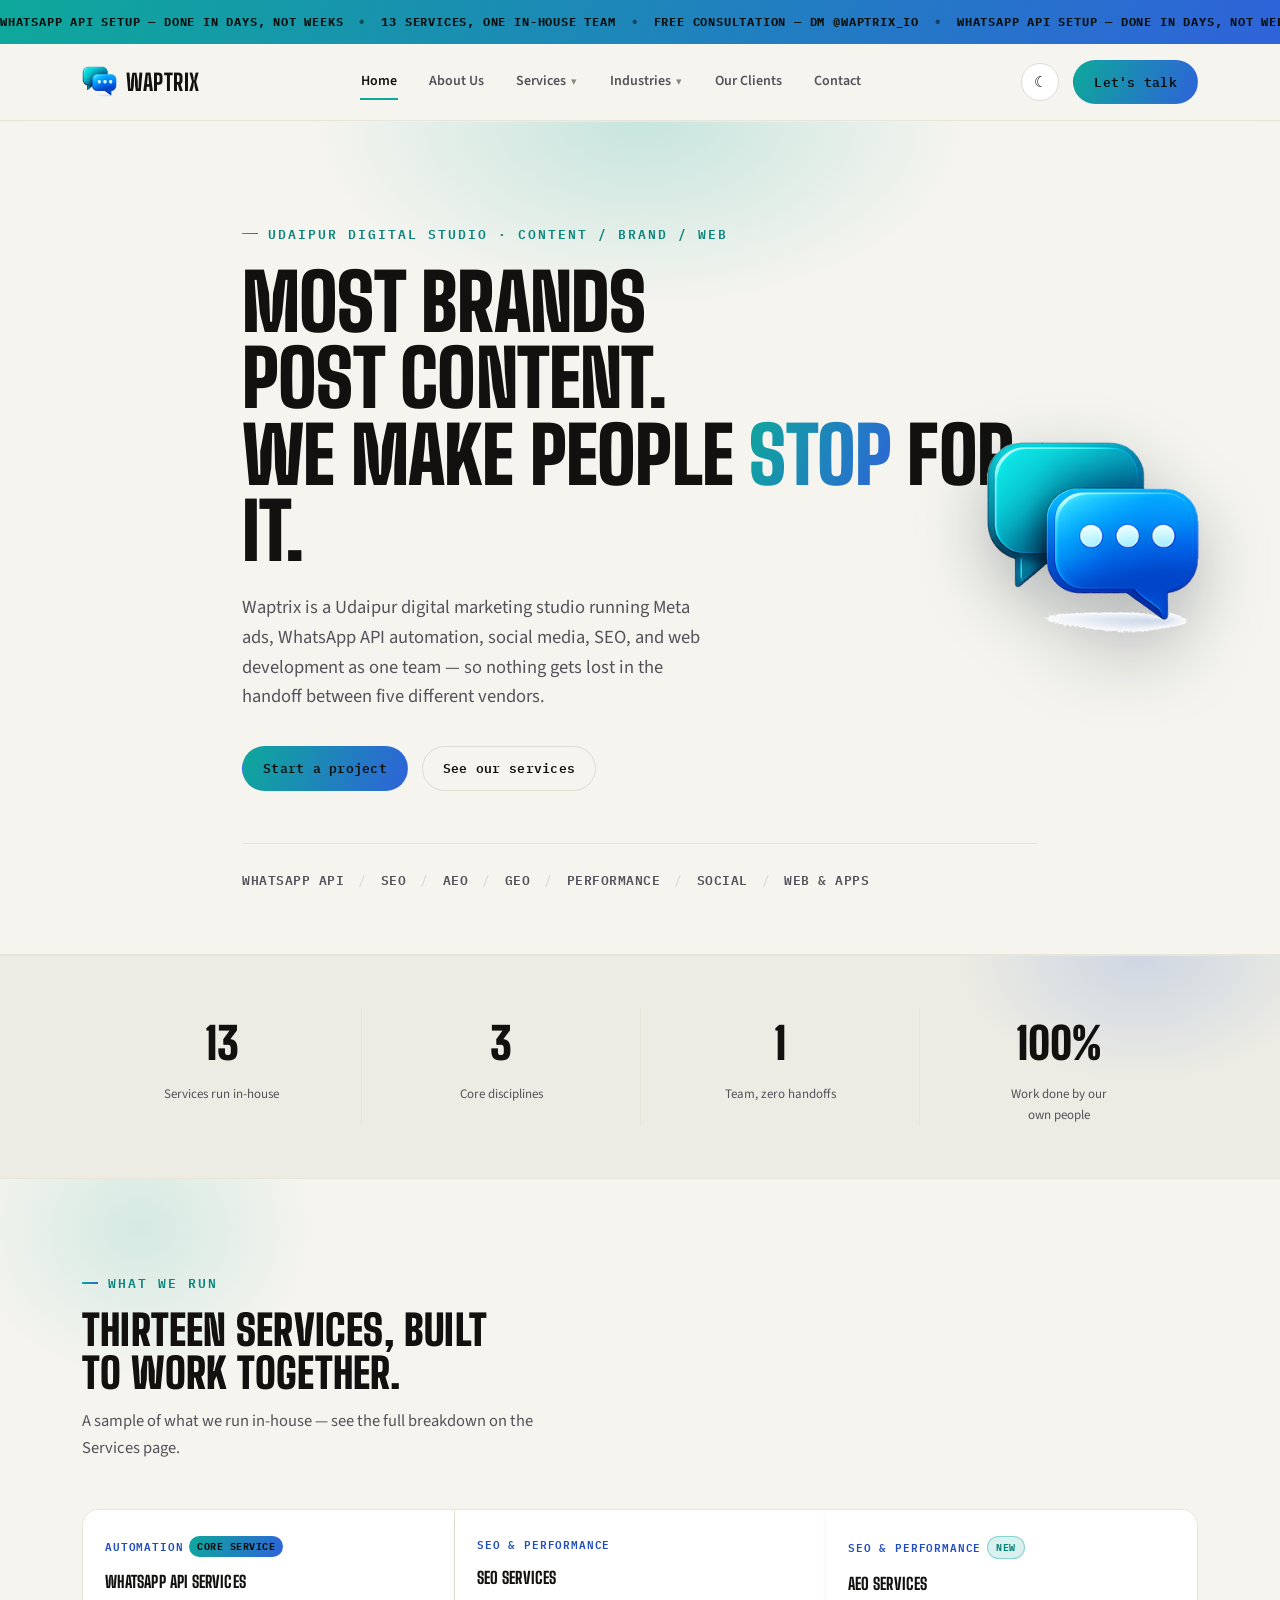
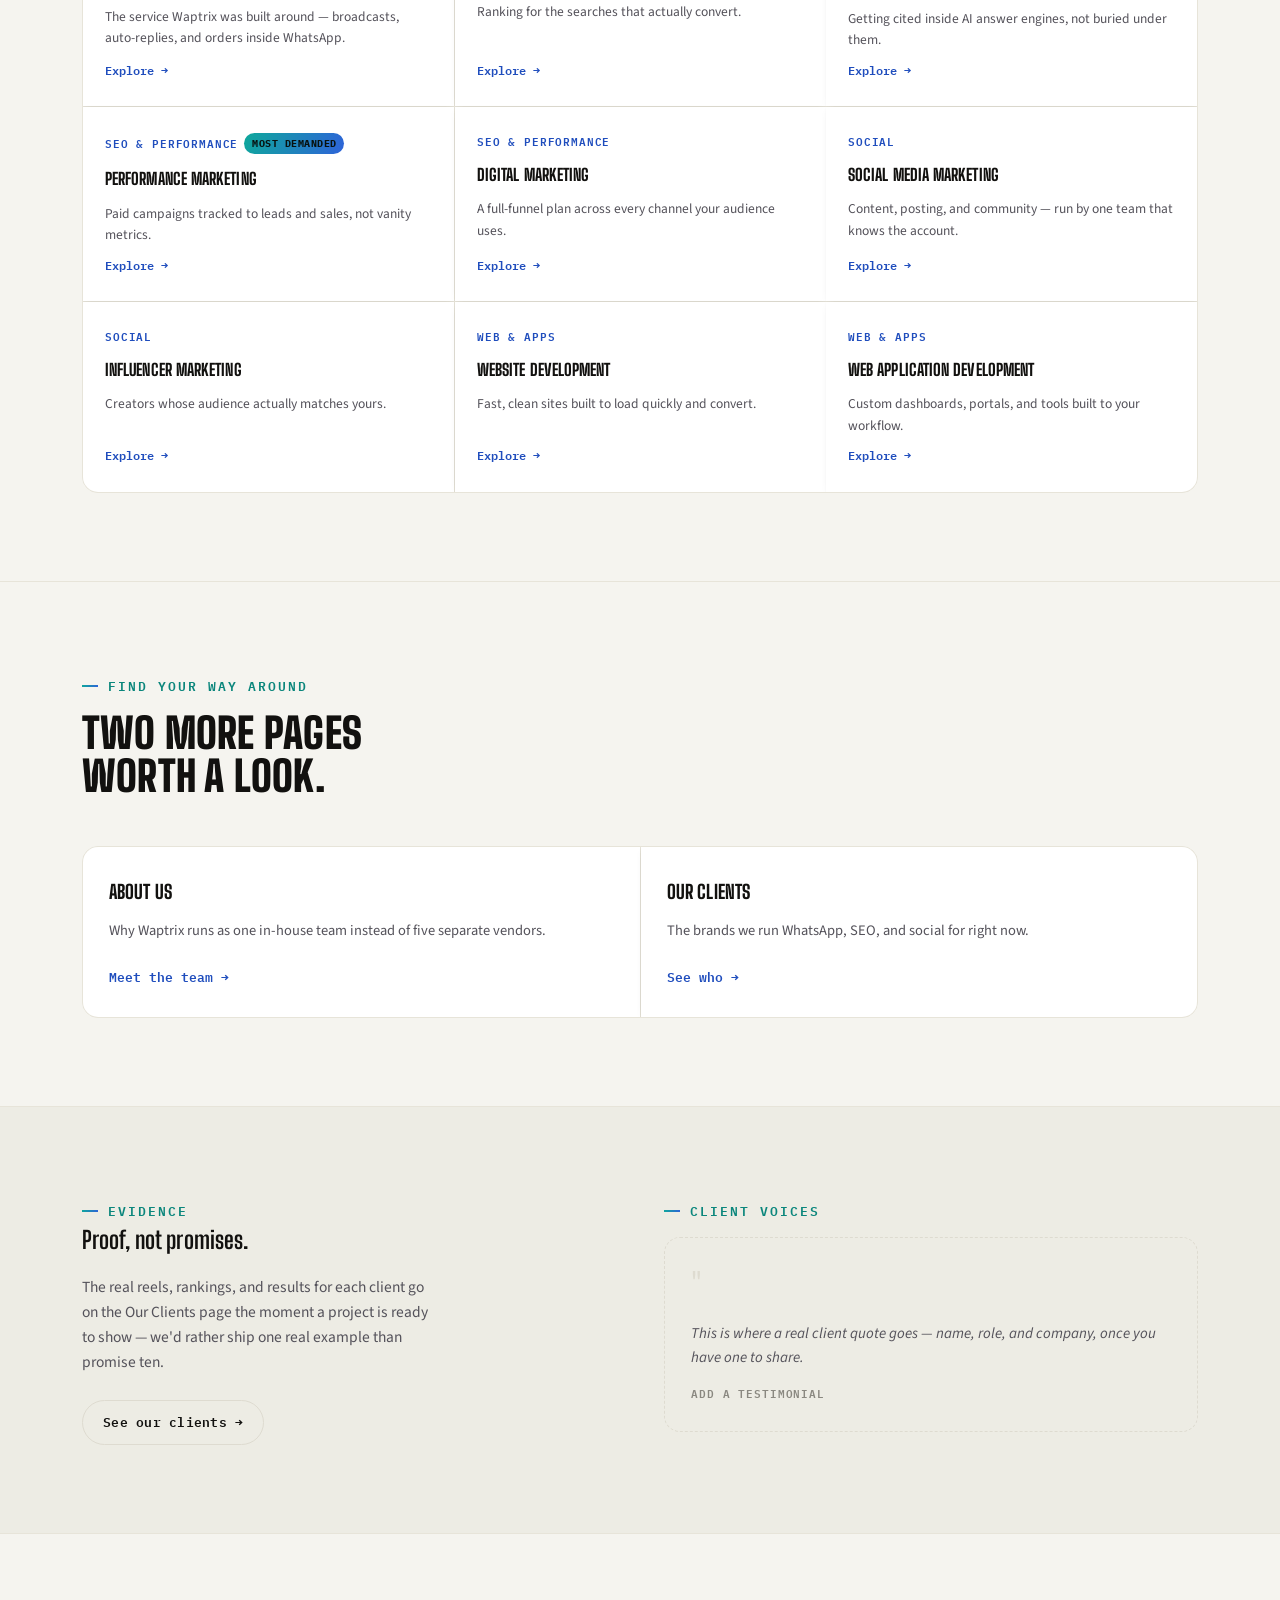
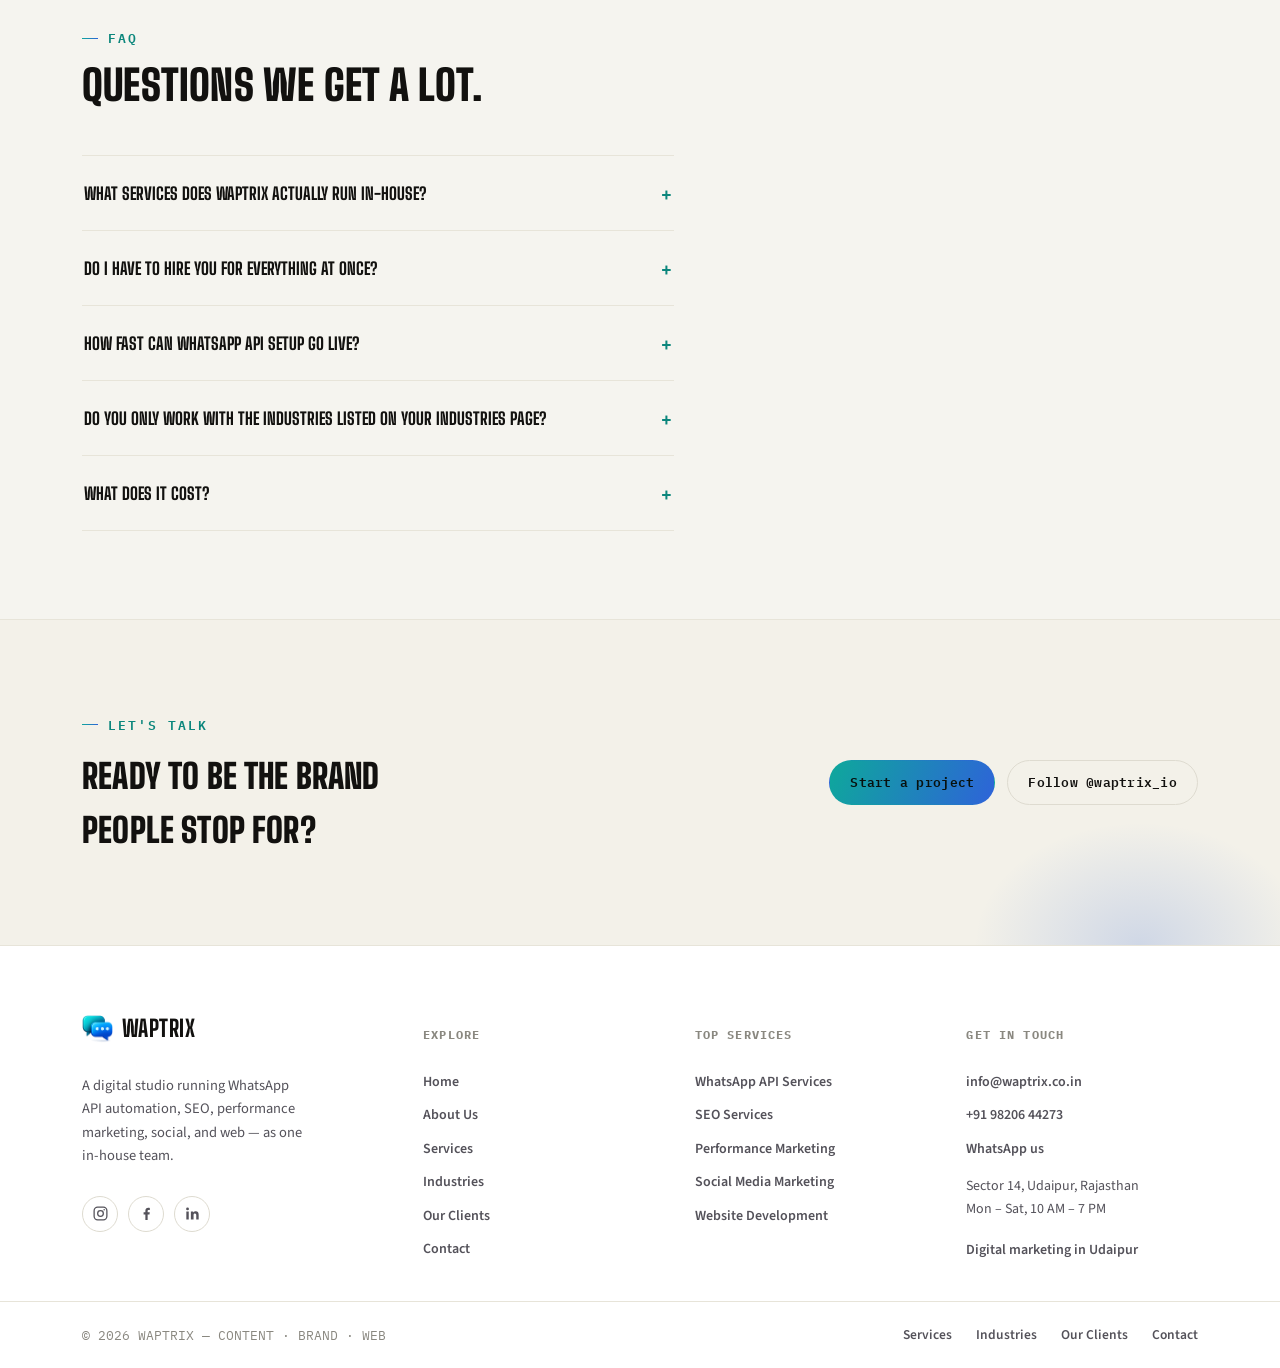
<file: src/site.html>
<!DOCTYPE html>
<html lang="en">
<head>
<meta charset="utf-8">
<meta name="viewport" content="width=device-width, initial-scale=1">
<meta name="description" content="Waptrix Studio — SEO, AEO, performance marketing, social media, website development and WhatsApp API services, all from one in-house team.">
<title>Waptrix Studio</title>
<script type="application/ld+json">
{
  "@context": "https://schema.org",
  "@type": "ProfessionalService",
  "name": "Waptrix",
  "url": "https://waptrix.co.in/",
  "logo": "https://waptrix.co.in/logo.png",
  "image": "https://waptrix.co.in/logo.png",
  "description": "Udaipur digital marketing agency for Meta ads, WhatsApp Business API and social media marketing.",
  "telephone": "+91-98206-44273",
  "email": "info@waptrix.co.in",
  "priceRange": "₹₹",
  "address": {
    "@type": "PostalAddress",
    "streetAddress": "58, Near Bhagyalaxmi Bakery, Sector 14",
    "addressLocality": "Udaipur",
    "addressRegion": "Rajasthan",
    "addressCountry": "IN"
  },
  "areaServed": [
    {"@type": "City", "name": "Udaipur"},
    {"@type": "State", "name": "Rajasthan"},
    {"@type": "Country", "name": "India"}
  ],
  "openingHoursSpecification": [{
    "@type": "OpeningHoursSpecification",
    "dayOfWeek": ["Monday", "Tuesday", "Wednesday", "Thursday", "Friday", "Saturday"],
    "opens": "10:00",
    "closes": "19:00"
  }],
  "knowsAbout": ["Meta ads", "Facebook ads", "Instagram ads", "WhatsApp Business API", "Social media marketing"],
  "sameAs": [
    "https://www.instagram.com/waptrix_io/",
    "https://www.facebook.com/profile.php?id=61591189481557",
    "https://www.linkedin.com/company/waptrix-io/home/"
  ]
}
</script>
<link rel="preconnect" href="https://fonts.googleapis.com">
<link rel="preconnect" href="https://fonts.gstatic.com" crossorigin>
<link href="https://fonts.googleapis.com/css2?family=Big+Shoulders+Display:wght@700;800;900&family=Source+Sans+3:wght@400;500;600;700&family=IBM+Plex+Mono:wght@500;600&display=swap" rel="stylesheet">
<style>
  :root{
    --bg:#F5F4EF;
    --bg-alt:#EDECE4;
    --surface:#FFFFFF;
    --surface-2:#F3F1E9;
    --border:#DEDBD0;
    --border-soft:#E7E4D9;
    --ink:#12110F;
    --ink-soft:#54525A;
    --ink-faint:#8A8880;
    --teal:#0EA89B;
    --teal-deep:#0B867C;
    --blue:#2E63D9;
    --blue-deep:#1F4DBD;
    --nav-bg:rgba(245,244,239,.86);
    --grad:linear-gradient(112deg, var(--teal), var(--blue));
    --radius:16px;
    --shadow-sm:0 1px 2px rgba(20,20,10,.04), 0 2px 8px -2px rgba(20,20,10,.06);
    --shadow-md:0 4px 16px -4px rgba(20,20,10,.10), 0 12px 32px -12px rgba(20,20,10,.10);
  }
  @media (prefers-color-scheme: dark){
    :root:not([data-theme="light"]){
      --bg:#0A0A0E;
      --bg-alt:#0F0F14;
      --surface:#15151B;
      --surface-2:#1B1B22;
      --border:#292933;
      --border-soft:#1F1F27;
      --ink:#F4F3EF;
      --ink-soft:#A6A5AF;
      --ink-faint:#6C6B76;
      --teal:#20D6C7;
      --teal-deep:#3BE0D2;
      --blue:#4C82FF;
      --blue-deep:#7CA3FF;
      --nav-bg:rgba(10,10,14,.82);
      --shadow-sm:0 1px 2px rgba(0,0,0,.3), 0 2px 10px -2px rgba(0,0,0,.4);
      --shadow-md:0 6px 20px -6px rgba(0,0,0,.5), 0 16px 40px -16px rgba(0,0,0,.55);
    }
  }
  :root[data-theme="dark"]{
    --bg:#0A0A0E;
    --bg-alt:#0F0F14;
    --surface:#15151B;
    --surface-2:#1B1B22;
    --border:#292933;
    --border-soft:#1F1F27;
    --ink:#F4F3EF;
    --ink-soft:#A6A5AF;
    --ink-faint:#6C6B76;
    --teal:#20D6C7;
    --teal-deep:#3BE0D2;
    --blue:#4C82FF;
    --blue-deep:#7CA3FF;
    --nav-bg:rgba(10,10,14,.82);
    --shadow-sm:0 1px 2px rgba(0,0,0,.3), 0 2px 10px -2px rgba(0,0,0,.4);
    --shadow-md:0 6px 20px -6px rgba(0,0,0,.5), 0 16px 40px -16px rgba(0,0,0,.55);
  }
  *{box-sizing:border-box;}
  html{scroll-behavior:smooth;}
  @media (prefers-reduced-motion: reduce){
    html{scroll-behavior:auto;}
  }
  body{
    margin:0;
    background:var(--bg);
    color:var(--ink);
    font-family:"Source Sans 3", ui-sans-serif, system-ui, -apple-system, sans-serif;
    font-size:16px;
    line-height:1.6;
    -webkit-font-smoothing:antialiased;
  }
  h1,h2,h3{
    font-family:"Big Shoulders Display", ui-sans-serif, system-ui, sans-serif;
    color:var(--ink);
    text-wrap:balance;
    margin:0;
    letter-spacing:.005em;
  }
  a{color:inherit; text-decoration:none;}
  img,svg{max-width:100%;}

  /* ---------- Smooth theme switching + motion ---------- */
  body, header.site, .theme-toggle, .menu-toggle, .btn-ghost,
  .contact-panel, .contact-left, .contact-right, .cline, .cline .go,
  .channel, .teaser, .tile, .svc-row, .slot, .voice-slot, .mega-col a, .step .num, .badge.new,
  nav.links > a, .nav-item > a, .caret-btn, .mobile-menu a{
    transition:background-color .25s ease, border-color .25s ease, color .2s ease;
  }
  .btn{transition:filter .15s ease, transform .15s ease, border-color .2s ease, color .2s ease, background-color .25s ease;}
  .btn-primary:hover{transform:translateY(-1px);}
  .btn-ghost:hover{transform:translateY(-1px);}
  .teaser, .tile, .slot{transition:background-color .25s ease, border-color .25s ease, transform .2s ease;}
  .teaser:hover, .tile:hover{transform:translateY(-3px);}
  .slot:hover{transform:translateY(-2px); border-color:var(--teal);}
  .svc-row{transition:background-color .2s ease, transform .15s ease;}
  .svc-row:hover{transform:translateX(4px);}
  @keyframes pageIn{
    from{opacity:0; transform:translateY(8px);}
    to{opacity:1; transform:translateY(0);}
  }
  .page{animation:pageIn .45s ease;}
  @media (prefers-reduced-motion: reduce){
    .page{animation:none;}
    .teaser:hover, .tile:hover, .slot:hover, .svc-row:hover, .btn-primary:hover, .btn-ghost:hover{transform:none;}
    body, header.site, .theme-toggle, .menu-toggle, .btn-ghost, .btn,
    .contact-panel, .contact-left, .contact-right, .cline, .cline .go,
    .channel, .teaser, .tile, .svc-row, .slot, .voice-slot, .mega-col a, .step .num, .badge.new,
    nav.links > a, .nav-item > a, .caret-btn, .mobile-menu a, .mega-menu, .mobile-menu{
      transition-duration:.01s;
    }
  }
  .mono{font-family:"IBM Plex Mono", ui-monospace, monospace;}
  .wrap{max-width:1180px; margin:0 auto; padding:0 32px;}

  .eyebrow{
    font-family:"IBM Plex Mono", ui-monospace, monospace;
    font-size:12.5px; font-weight:600; letter-spacing:.16em; text-transform:uppercase;
    color:var(--teal-deep);
    display:inline-flex; align-items:center; gap:10px;
  }
  .eyebrow::before{content:"";width:16px;height:1.5px;background:var(--grad);}

  /* ---------- Top ticker ---------- */
  .topbar{background:var(--grad); color:#08110F; overflow:hidden; white-space:nowrap;}
  .topbar-track{display:inline-flex; align-items:center; gap:16px; padding:9px 0; animation:ticker 26s linear infinite;}
  .topbar-item{font-family:"IBM Plex Mono", monospace; font-size:11.5px; font-weight:700; letter-spacing:.07em; text-transform:uppercase;}
  .topbar-sep{opacity:.55; font-weight:700;}
  @keyframes ticker{from{transform:translateX(0);} to{transform:translateX(-50%);}}
  @media (prefers-reduced-motion: reduce){
    .topbar-track{animation:none;}
    .topbar{overflow-x:auto;}
  }

  /* ---------- Nav ---------- */
  header.site{
    position:sticky; top:0; z-index:50;
    background:var(--nav-bg);
    backdrop-filter:saturate(140%) blur(10px);
    border-bottom:1px solid var(--border-soft);
  }
  .nav{position:relative; display:flex; align-items:center; justify-content:space-between; padding:16px 32px; max-width:1180px; margin:0 auto;}
  .brand{display:flex; align-items:center; gap:9px; flex:none;}
  .brand-logo{height:32px; width:auto; display:block;}
  .footer-brand .brand-logo{height:28px;}
  .brand-word{
    font-family:"Big Shoulders Display", sans-serif; font-weight:800;
    font-size:23px; letter-spacing:.02em; text-transform:uppercase; color:var(--ink);
  }
  nav.links{display:flex; align-items:center; gap:30px;}
  nav.links > a{font-size:14px; font-weight:600; color:var(--ink-soft); border-bottom:2px solid transparent; padding:6px 1px; transition:color .15s, border-color .15s;}
  nav.links > a:hover, nav.links > a:focus-visible{color:var(--ink); border-color:var(--teal);}
  nav.links > a.active{color:var(--ink); border-color:var(--teal);}
  .nav-item{position:relative; display:flex; align-items:center; gap:2px;}
  .nav-item > a{font-size:14px; font-weight:600; color:var(--ink-soft); border-bottom:2px solid transparent; padding:6px 1px; transition:color .15s, border-color .15s;}
  .nav-item > a:hover, .nav-item > a:focus-visible, .nav-item > a.active{color:var(--ink); border-color:var(--teal);}
  .caret-btn{background:none; border:none; color:var(--ink-faint); font-size:11px; cursor:pointer; padding:6px 2px;}
  .caret-btn:hover{color:var(--ink);}
  .caret-btn:focus-visible{outline:2px solid var(--blue); outline-offset:2px;}
  .mega-menu{
    position:absolute; top:calc(100% + 14px); left:50%;
    display:flex; gap:36px; background:var(--surface); border:1px solid var(--border-soft); border-radius:14px;
    padding:26px 30px; box-shadow:0 16px 40px -12px rgba(0,0,0,.25); z-index:60; width:max-content;
    opacity:0; visibility:hidden; pointer-events:none;
    transform:translateX(-50%) translateY(-6px);
    transition:opacity .18s ease, transform .18s ease, visibility .18s;
  }
  .mega-menu.open{
    opacity:1; visibility:visible; pointer-events:auto;
    transform:translateX(-50%) translateY(0);
  }
  .mega-col{display:flex; flex-direction:column; gap:2px; min-width:220px;}
  .mega-cat{
    font-family:"IBM Plex Mono", monospace; font-size:11px; font-weight:700; letter-spacing:.12em; text-transform:uppercase;
    color:var(--teal-deep); padding-bottom:10px; margin-bottom:6px; border-bottom:2px solid var(--border);
  }
  .mega-col a{
    display:flex; align-items:center; justify-content:space-between; gap:10px;
    font-size:14px; font-weight:600; color:var(--ink-soft); padding:9px 4px; border-radius:8px;
  }
  .mega-col a:hover{color:var(--ink); background:var(--surface-2);}
  .mega-static{
    display:block; font-size:14px; font-weight:600; color:var(--ink-soft); padding:9px 4px;
  }
  .mega-cta-link{color:var(--blue-deep) !important; font-weight:700 !important;}
  .mega-cta-link:hover{color:var(--teal-deep) !important; background:var(--surface-2);}
  .badge{
    font-family:"IBM Plex Mono", monospace; font-size:9.5px; font-weight:700; letter-spacing:.05em; text-transform:uppercase;
    padding:3px 8px; border-radius:999px; white-space:nowrap; flex:none;
  }
  .badge.new{background:color-mix(in srgb, var(--teal) 16%, transparent); color:var(--teal-deep); border:1px solid color-mix(in srgb, var(--teal) 40%, transparent);}
  .badge.hot{background:var(--grad); color:#08110F;}
  .btn{
    font-family:"IBM Plex Mono", monospace; font-size:13px; font-weight:600; letter-spacing:.02em;
    padding:11px 20px; border-radius:999px; display:inline-flex; align-items:center; gap:8px; border:1px solid transparent; cursor:pointer;
  }
  .btn:focus-visible{outline:2px solid var(--blue); outline-offset:2px;}
  .btn-primary{background:var(--grad); color:#08110F;}
  .btn-primary:hover{filter:brightness(1.08);}
  .btn-ghost{background:transparent; border-color:var(--border); color:var(--ink);}
  .btn-ghost:hover{border-color:var(--teal); color:var(--teal-deep);}
  .theme-toggle{
    width:38px; height:38px; border-radius:50%; border:1px solid var(--border);
    background:var(--surface); color:var(--ink); display:flex; align-items:center; justify-content:center;
    font-size:15px; cursor:pointer; flex:none;
  }
  .theme-toggle:hover{border-color:var(--teal);}
  .theme-toggle:focus-visible{outline:2px solid var(--blue); outline-offset:2px;}
  .nav-right{display:flex; align-items:center; gap:14px;}
  .nav-right .btn{white-space:nowrap;}
  .menu-toggle{
    display:none; width:38px; height:38px; border-radius:50%; border:1px solid var(--border);
    background:var(--surface); color:var(--ink); align-items:center; justify-content:center; font-size:16px; cursor:pointer; flex:none;
  }
  .menu-toggle:focus-visible{outline:2px solid var(--blue); outline-offset:2px;}
  .mobile-menu{
    position:absolute; top:100%; left:0; right:0; background:var(--surface);
    border-bottom:1px solid var(--border-soft); padding:8px 32px 18px; display:flex; flex-direction:column;
    opacity:0; visibility:hidden; pointer-events:none; transform:translateY(-8px);
    transition:opacity .2s ease, transform .2s ease, visibility .2s;
  }
  .mobile-menu.open{opacity:1; visibility:visible; pointer-events:auto; transform:translateY(0);}
  .mobile-menu a{display:block; padding:12px 4px; font-size:15px; font-weight:600; color:var(--ink-soft); border-left:3px solid transparent; padding-left:12px; transition:color .15s ease, border-color .15s ease;}
  .mobile-menu a:hover, .mobile-menu a.active{color:var(--ink); border-left-color:var(--teal);}

  /* ---------- Pages ---------- */
  .page{display:block;}
  .page[hidden]{display:none;}

  /* ---------- Hero ---------- */
  .hero{position:relative; padding:96px 0 64px; overflow:hidden; border-bottom:1px solid var(--border-soft);}
  .hero::before{
    content:"";
    position:absolute; top:-260px; left:50%; width:900px; height:520px; transform:translateX(-50%);
    background:radial-gradient(closest-side, color-mix(in srgb, var(--teal) 20%, transparent), transparent 72%);
    pointer-events:none;
  }
  .hero-inner{position:relative; max-width:860px;}
  .hero h1{
    font-size:clamp(40px, 6.4vw, 78px); font-weight:900; line-height:.98; letter-spacing:-.01em;
    text-transform:uppercase; margin:20px 0 24px;
  }
  .hero h1 .hl{
    background:var(--grad); -webkit-background-clip:text; background-clip:text; color:transparent;
  }
  .hero p.lede{font-size:18.5px; color:var(--ink-soft); max-width:52ch; margin:0 0 34px;}
  .hero-ctas{display:flex; gap:14px; flex-wrap:wrap; margin-bottom:52px;}
  .stack-strip{
    display:flex; align-items:center; gap:14px; flex-wrap:wrap;
    font-family:"IBM Plex Mono", monospace; font-size:12.5px; font-weight:500; letter-spacing:.04em;
    color:var(--ink-faint); text-transform:uppercase;
    padding-top:26px; border-top:1px solid var(--border-soft);
  }
  .stack-strip b{color:var(--ink-soft); font-weight:600;}
  .stack-strip .sep{color:var(--border); }

  /* ---------- Hero 3D floating icon ---------- */
  .hero-visual{
    position:absolute; top:50%; right:6%; width:220px; height:220px;
    transform:translateY(-50%); pointer-events:none; perspective:900px;
    animation:heroFloat 6s ease-in-out infinite;
  }
  .hero-visual img{
    width:100%; height:100%; object-fit:contain; display:block;
    filter:drop-shadow(0 24px 34px rgba(10,30,40,.28));
    transition:transform .25s ease-out;
    transform-style:preserve-3d;
  }
  @keyframes heroFloat{
    0%,100%{transform:translateY(-50%) rotate(-2.5deg);}
    50%{transform:translateY(calc(-50% - 16px)) rotate(2.5deg);}
  }
  @media (max-width:1080px){ .hero-visual{width:170px; height:170px; right:3%;} }
  @media (max-width:860px){ .hero-visual{display:none;} }
  @media (prefers-reduced-motion: reduce){ .hero-visual{animation:none; top:50%; right:6%;} }

  /* ---------- 3D tilt + sheen on cards ---------- */
  .tilt{position:relative; transform-style:preserve-3d; will-change:transform;}
  .tilt::after{
    content:""; position:absolute; inset:0; border-radius:inherit; pointer-events:none;
    background:radial-gradient(circle at var(--mx,50%) var(--my,50%), rgba(255,255,255,.20), transparent 55%);
    opacity:0; transition:opacity .25s ease; z-index:1;
  }
  .tilt:hover::after{opacity:1;}
  :root[data-theme="dark"] .tilt::after{background:radial-gradient(circle at var(--mx,50%) var(--my,50%), rgba(255,255,255,.10), transparent 55%);}
  @media (prefers-color-scheme: dark){
    :root:not([data-theme="light"]) .tilt::after{background:radial-gradient(circle at var(--mx,50%) var(--my,50%), rgba(255,255,255,.10), transparent 55%);}
  }

  /* ---------- Section shell ---------- */
  section{padding:88px 0;}
  section + section{border-top:1px solid var(--border-soft);}
  .sec-head{max-width:60ch; margin-bottom:48px;}
  .sec-head h1, .sec-head h2{font-size:clamp(28px,3.6vw,42px); font-weight:900; margin-top:16px; text-transform:uppercase; line-height:1.02;}
  .sec-head p{color:var(--ink-soft); margin-top:14px; font-size:16.5px;}

  /* ---------- Home teasers ---------- */
  .teasers{display:grid; grid-template-columns:repeat(3,1fr); gap:1px; background:var(--border-soft); border:1px solid var(--border-soft); border-radius:var(--radius); overflow:hidden;}
  .teasers-2{grid-template-columns:repeat(2,1fr);}
  .teaser{background:var(--surface); padding:30px 26px; display:flex; flex-direction:column; gap:12px; min-height:170px; transition:background .15s; box-shadow:var(--shadow-sm);}
  .teaser:hover{box-shadow:var(--shadow-md);}
  .teaser:hover{background:var(--surface-2);}
  .teaser h3{font-size:19px; font-weight:800; text-transform:uppercase;}
  .teaser p{font-size:14.5px; color:var(--ink-soft); margin:0; flex:1;}
  .teaser .go{font-family:"IBM Plex Mono",monospace; font-size:12.5px; font-weight:600; color:var(--blue-deep);}
  .teaser:hover .go{color:var(--teal-deep);}

  /* ---------- Home: stats strip ---------- */
  .section-alt{background:var(--bg-alt);}
  #home-services{position:relative; overflow:hidden;}
  #home-services::before{
    content:""; position:absolute; top:-160px; left:-100px; width:480px; height:420px;
    background:radial-gradient(closest-side, color-mix(in srgb, var(--teal) 14%, transparent), transparent 72%);
    pointer-events:none;
  }
  #home-services .wrap{position:relative;}
  .stats-sec{padding:52px 0; background:var(--bg-alt); position:relative; overflow:hidden;}
  .stats-sec::before{
    content:""; position:absolute; top:-180px; right:-120px; width:520px; height:360px;
    background:radial-gradient(closest-side, color-mix(in srgb, var(--blue) 16%, transparent), transparent 72%);
    pointer-events:none;
  }
  .stats-strip{display:grid; grid-template-columns:repeat(4,1fr); gap:0; position:relative;}
  .stat{
    display:flex; flex-direction:column; gap:6px; padding:0 24px; text-align:center;
    border-left:1px solid var(--border-soft);
  }
  .stat:first-child{border-left:none;}
  .stat-num{font-family:"Big Shoulders Display", sans-serif; font-size:clamp(32px,4vw,44px); font-weight:900; color:var(--ink); font-variant-numeric:tabular-nums;}
  .stat-label{font-size:13px; color:var(--ink-soft); max-width:20ch; margin:0 auto;}

  /* ---------- Home: service tiles ---------- */
  .service-tiles{display:grid; grid-template-columns:repeat(4,1fr); gap:1px; background:var(--border-soft); border:1px solid var(--border-soft); border-radius:var(--radius); overflow:hidden;}
  .service-tiles-3{grid-template-columns:repeat(3,1fr);}
  .tile{background:var(--surface); padding:26px 22px; display:flex; flex-direction:column; gap:10px; min-height:180px; transition:background .15s; box-shadow:var(--shadow-sm);}
  .tile:hover{box-shadow:var(--shadow-md);}
  .tile:hover{background:var(--surface-2);}
  .tile-cat{font-size:10.5px; font-weight:600; letter-spacing:.08em; text-transform:uppercase; color:var(--blue-deep); display:flex; align-items:center; gap:6px; flex-wrap:wrap;}
  .tile h3{font-size:16.5px; font-weight:800; text-transform:uppercase; margin-top:2px;}
  .tile p{font-size:13.5px; color:var(--ink-soft); margin:0; flex:1;}
  .tile .go{font-family:"IBM Plex Mono",monospace; font-size:12px; font-weight:600; color:var(--blue-deep);}
  .tile:hover .go{color:var(--teal-deep);}

  /* ---------- Home: proof + voices ---------- */
  .proof-voices{display:grid; grid-template-columns:1fr 1fr; gap:48px; align-items:start;}
  .proof-col p{color:var(--ink-soft); font-size:15.5px; margin:16px 0 26px; max-width:44ch;}
  .voice-col .eyebrow{margin-bottom:16px;}
  .voice-slot{
    border:1.5px dashed var(--border); border-radius:var(--radius); padding:30px 26px;
    display:flex; flex-direction:column; gap:14px;
  }
  .quote-mark{font-family:"Big Shoulders Display",sans-serif; font-size:40px; color:var(--border); line-height:1;}
  .voice-slot p{font-size:15px; color:var(--ink-soft); margin:0; font-style:italic;}
  .voice-slot .tag{font-family:"IBM Plex Mono",monospace; font-size:11px; font-weight:600; letter-spacing:.08em; text-transform:uppercase; color:var(--ink-faint);}

  /* ---------- Home: closing CTA band ---------- */
  .cta-band{background:var(--surface-2); position:relative; overflow:hidden;}
  .cta-band::before{
    content:""; position:absolute; bottom:-170px; right:-90px; width:460px; height:340px;
    background:radial-gradient(closest-side, color-mix(in srgb, var(--blue) 18%, transparent), transparent 72%);
    pointer-events:none;
  }
  .cta-band-inner{display:flex; align-items:center; justify-content:space-between; gap:28px; flex-wrap:wrap; position:relative;}
  .cta-band h2{font-size:clamp(24px,3vw,34px); font-weight:900; text-transform:uppercase; margin-top:14px; max-width:24ch;}
  .cta-band-actions{display:flex; gap:12px; flex-wrap:wrap;}

  /* ---------- Process ---------- */
  .process{display:grid; grid-template-columns:repeat(3,1fr); gap:0; position:relative;}
  .process::before{
    content:""; position:absolute; top:19px; left:6%; right:6%; height:1px; background:var(--border);
    z-index:0;
  }
  .step{position:relative; padding-right:28px;}
  .step .num{
    font-family:"Big Shoulders Display", sans-serif; font-weight:800; font-size:15px;
    width:38px; height:38px; border-radius:50%; background:var(--bg); border:1px solid var(--border);
    display:flex; align-items:center; justify-content:center; color:var(--teal-deep); position:relative; z-index:1; margin-bottom:22px;
  }
  .step h3{font-size:21px; font-weight:800; text-transform:uppercase; margin-bottom:10px;}
  .step p{color:var(--ink-soft); font-size:15px; max-width:32ch;}

  .principles{display:grid; grid-template-columns:repeat(3,1fr); gap:32px; border-top:1px solid var(--border-soft); padding-top:36px; margin-top:44px;}
  .principle h3{font-size:18px; font-weight:800; text-transform:uppercase; margin-bottom:10px;}
  .principle p{color:var(--ink-soft); font-size:14.5px; max-width:30ch; margin:0;}

  /* ---------- Services directory ---------- */
  .svc-category{margin-bottom:52px;}
  .svc-category:last-child{margin-bottom:0;}
  .svc-cat-label{
    font-family:"IBM Plex Mono", monospace; font-size:12px; font-weight:700; letter-spacing:.14em; text-transform:uppercase;
    color:var(--teal-deep); padding-bottom:12px; margin-bottom:4px; border-bottom:2px solid var(--border);
  }
  .svc-row{
    display:flex; align-items:center; justify-content:space-between; gap:16px;
    padding:22px 6px; border-bottom:1px solid var(--border-soft); transition:background .15s;
  }
  .svc-row:hover{background:var(--surface-2);}
  .svc-row-name{font-size:18px; font-weight:800; text-transform:uppercase; letter-spacing:.005em;}
  .svc-row-right{display:flex; align-items:center; gap:12px; flex:none;}
  .svc-row .chev{color:var(--ink-faint); font-size:18px; transition:color .15s;}
  .svc-row:hover .chev{color:var(--teal-deep);}

  /* ---------- Individual service page ---------- */
  .svc-crumb{
    font-family:"IBM Plex Mono", monospace; font-size:12px; color:var(--ink-faint);
    display:flex; align-items:center; gap:8px; margin-bottom:22px;
  }
  .svc-crumb a:hover{color:var(--teal-deep);}
  .svc-head{max-width:64ch; margin-bottom:38px;}
  .svc-head h1, .svc-head h2{font-size:clamp(28px,3.6vw,42px); font-weight:900; margin-top:16px; text-transform:uppercase; line-height:1.02;}
  .svc-head p{color:var(--ink-soft); margin-top:16px; font-size:17px; max-width:60ch;}
  .svc-overview{max-width:66ch; margin:8px 0 40px; display:flex; flex-direction:column; gap:20px; padding-top:8px; border-top:1px solid var(--border-soft);}
  .svc-overview h3{font-size:18px; font-weight:800; text-transform:uppercase; margin-top:16px;}
  .svc-overview p{color:var(--ink-soft); font-size:16px; margin:0;}
  .svc-overview em{color:var(--ink); font-style:normal; font-weight:700;}
  .svc-includes{list-style:none; margin:8px 0 36px; padding:0; display:grid; gap:14px; max-width:52ch;}
  .svc-includes li{display:flex; gap:12px; align-items:flex-start; font-size:15.5px; color:var(--ink-soft);}
  .svc-includes li::before{content:"✓"; color:var(--teal-deep); font-weight:700; flex:none;}

  /* ---------- Industries ---------- */
  .ind-columns{display:grid; grid-template-columns:repeat(3,1fr); gap:40px; margin-bottom:56px;}
  .ind-row{
    font-size:17px; font-weight:700; padding:16px 4px; border-bottom:1px solid var(--border-soft); color:var(--ink);
  }
  .ind-row:last-child{border-bottom:none;}
  .agency-panel{
    border:1px solid var(--border-soft); border-radius:var(--radius); padding:36px 40px;
    background:var(--surface); position:relative; overflow:hidden; box-shadow:var(--shadow-md);
  }
  .agency-panel::before{
    content:""; position:absolute; top:0; left:0; width:100%; height:3px; background:var(--grad);
  }
  .agency-panel h3{font-size:clamp(22px,2.6vw,28px); font-weight:900; text-transform:uppercase; margin:14px 0 12px; max-width:34ch;}
  .wa-login-panel{margin-top:56px;}
  .wa-login-ctas{display:flex; gap:14px; flex-wrap:wrap;}
  .agency-panel p{color:var(--ink-soft); font-size:15.5px; max-width:56ch; margin:0 0 22px;}

  /* ---------- Our Clients ---------- */
  .clients-grid{display:grid; grid-template-columns:repeat(4,1fr); gap:16px;}
  .client-card{
    border:1px solid var(--border-soft); border-radius:var(--radius); background:var(--surface);
    padding:28px 18px; display:flex; flex-direction:column; align-items:center; text-align:center; gap:14px;
    transition:background-color .25s ease, border-color .25s ease, transform .2s ease, box-shadow .25s ease;
    box-shadow:var(--shadow-sm);
  }
  .client-card:hover{background:var(--surface-2); border-color:var(--teal); transform:translateY(-3px); box-shadow:var(--shadow-md);}
  .client-logo-slot{
    width:60px; height:60px; border-radius:14px; border:1.5px dashed var(--border);
    display:flex; align-items:center; justify-content:center;
    font-family:"Big Shoulders Display", sans-serif; font-weight:800; font-size:18px; color:var(--ink-faint);
  }
  .client-card h3{font-size:14px; font-weight:800; text-transform:uppercase; margin:0; line-height:1.25;}
  .client-card p{font-size:12px; color:var(--ink-soft); margin:0;}

  /* ---------- Contact ---------- */
  .contact-panel{border:1px solid var(--border-soft); border-radius:20px; overflow:hidden; background:var(--surface); display:grid; grid-template-columns:1.1fr 1fr; box-shadow:var(--shadow-md);}
  .contact-left{padding:48px 44px; display:flex; flex-direction:column; justify-content:space-between; position:relative; overflow:hidden;}
  .contact-left::before{
    content:""; position:absolute; inset:auto -80px -80px auto; width:260px; height:260px;
    background:radial-gradient(closest-side, color-mix(in srgb, var(--blue) 26%, transparent), transparent 74%);
    pointer-events:none;
  }
  .contact-left h1, .contact-left h2{font-size:clamp(28px,3.4vw,38px); text-transform:uppercase; font-weight:900; position:relative;}
  .contact-left p{color:var(--ink-soft); font-size:15.5px; max-width:36ch; margin-top:16px; position:relative;}
  .contact-right{padding:48px 44px; border-left:1px solid var(--border-soft); display:flex; flex-direction:column; gap:6px;}
  .cline{display:flex; align-items:center; justify-content:space-between; gap:16px; padding:18px 0; border-bottom:1px solid var(--border-soft);}
  .cline:last-child{border-bottom:none;}
  .cline .label{font-family:"IBM Plex Mono",monospace; font-size:11.5px; color:var(--ink-faint); letter-spacing:.08em;}
  .cline .value{font-weight:700; font-size:17px; margin-top:4px; display:inline-block;}
  .cline a.value:hover{color:var(--teal);}
  .cline .go{font-family:"IBM Plex Mono",monospace; font-size:12px; font-weight:600; color:var(--ink); border:1px solid var(--border); border-radius:999px; padding:7px 14px; white-space:nowrap;}
  .cline .go:hover{border-color:var(--teal); color:var(--teal);}

  /* ---------- Contact form ---------- */
  .contact-form{max-width:760px; display:flex; flex-direction:column; gap:20px;}
  .form-row{display:grid; grid-template-columns:1fr 1fr; gap:20px;}
  .contact-form label{
    display:flex; flex-direction:column; gap:8px;
    font-family:"IBM Plex Mono", monospace; font-size:11.5px; font-weight:600; letter-spacing:.08em;
    text-transform:uppercase; color:var(--ink-faint);
  }
  .form-full{width:100%;}
  .contact-form input, .contact-form select, .contact-form textarea{
    font-family:"Source Sans 3", sans-serif; font-size:15px; font-weight:500; color:var(--ink);
    background:var(--surface); border:1px solid var(--border); border-radius:10px; padding:13px 14px;
    text-transform:none; letter-spacing:normal;
    transition:border-color .2s ease;
  }
  .contact-form textarea{resize:vertical; min-height:110px;}
  .contact-form input:focus, .contact-form select:focus, .contact-form textarea:focus{
    outline:none; border-color:var(--teal);
  }
  .contact-form select{cursor:pointer;}
  .contact-form button{align-self:flex-start; margin-top:4px;}

  /* ---------- Map slot ---------- */
  .location-panel{display:grid; grid-template-columns:1fr 1.3fr; gap:32px; align-items:stretch;}
  .location-info{display:flex; flex-direction:column; gap:22px;}
  .location-info .label{font-size:11px; font-weight:600; letter-spacing:.08em; color:var(--ink-faint); margin-bottom:6px;}
  .location-info p{margin:0; color:var(--ink-soft); font-size:16px;}
  .location-map{width:100%; min-height:320px; border:1px solid var(--border-soft); border-radius:var(--radius);}
  @media (max-width: 860px){ .location-panel{grid-template-columns:1fr;} }
  .map-slot{
    border:1.5px dashed var(--border); border-radius:var(--radius); padding:48px 40px;
    display:flex; flex-direction:column; align-items:center; text-align:center; gap:14px;
    max-width:640px; color:var(--ink-faint);
  }
  .map-slot-icon{font-size:32px;}
  .map-slot p{color:var(--ink-soft); font-size:15px; max-width:44ch; margin:0;}
  .map-slot .tag{
    font-family:"IBM Plex Mono", monospace; font-size:11px; font-weight:600; letter-spacing:.08em; text-transform:uppercase;
  }

  /* ---------- FAQ ---------- */
  .faq-list{border-top:1px solid var(--border-soft); max-width:74ch;}
  .faq-item{border-bottom:1px solid var(--border-soft);}
  .faq-q{
    width:100%; display:flex; align-items:center; justify-content:space-between; gap:18px;
    background:none; border:none; text-align:left; padding:22px 2px; cursor:pointer;
    font-family:"Big Shoulders Display", sans-serif; font-size:17px; font-weight:800;
    text-transform:uppercase; color:var(--ink);
  }
  .faq-q:focus-visible{outline:2px solid var(--blue); outline-offset:2px;}
  .faq-icon{
    font-family:"IBM Plex Mono", monospace; font-size:18px; font-weight:600; color:var(--teal-deep);
    flex:none; transition:transform .25s ease;
  }
  .faq-item.open .faq-icon{transform:rotate(45deg);}
  .faq-a-wrap{display:grid; grid-template-rows:0fr; overflow:hidden; transition:grid-template-rows .3s ease;}
  .faq-item.open .faq-a-wrap{grid-template-rows:1fr;}
  .faq-a{overflow:hidden; min-height:0;}
  .faq-a p{margin:0 0 22px; padding-right:30px; color:var(--ink-soft); font-size:15px; max-width:64ch;}
  @media (prefers-reduced-motion: reduce){
    .faq-a-wrap{transition-duration:.01s;}
    .faq-icon{transition:none;}
  }

  /* ---------- Footer ---------- */
  footer{border-top:1px solid var(--border-soft); background:var(--surface);}
  .footer-main{padding:64px 0 40px;}
  .footer-grid{display:grid; grid-template-columns:1.3fr 1fr 1fr 1fr; gap:40px;}
  .footer-brand .brand{margin-bottom:16px;}
  .footer-brand p{color:var(--ink-soft); font-size:14.5px; max-width:32ch; margin:0 0 18px;}
  .footer-social{display:flex; gap:10px;}
  .footer-social a{
    width:36px; height:36px; border-radius:50%; border:1px solid var(--border);
    display:flex; align-items:center; justify-content:center; color:var(--ink-soft);
    transition:border-color .2s ease, color .2s ease, transform .2s ease;
  }
  .footer-social a svg{width:17px; height:17px;}
  .footer-social a:hover{border-color:var(--teal); color:var(--teal-deep); transform:translateY(-2px);}
  .footer-col h4{
    font-family:"IBM Plex Mono", monospace; font-size:11.5px; font-weight:700; letter-spacing:.1em;
    text-transform:uppercase; color:var(--ink-faint); margin-bottom:16px;
  }
  .footer-col{display:flex; flex-direction:column; gap:11px;}
  .footer-col a{font-size:14px; color:var(--ink-soft); font-weight:600;}
  .footer-address{margin:4px 0 8px; font-size:14px; color:var(--ink-soft); line-height:1.6;}
  .footer-col a:hover{color:var(--teal-deep);}
  .footer-bottom{border-top:1px solid var(--border-soft); padding:22px 0;}
  .foot-row{display:flex; align-items:center; justify-content:space-between; gap:20px; flex-wrap:wrap;}
  .foot-row .tagline{color:var(--ink-faint); font-size:12.5px;}
  .foot-links{display:flex; gap:24px;}
  .foot-links a{font-size:13.5px; color:var(--ink-soft); font-weight:600;}
  .foot-links a:hover{color:var(--teal);}
  @media (max-width: 860px){
    .footer-grid{grid-template-columns:1fr 1fr; gap:36px 24px;}
  }
  @media (max-width: 560px){
    .footer-grid{grid-template-columns:1fr; gap:32px;}
  }

  @media (max-width: 860px){
    nav.links{display:none;}
    .menu-toggle{display:flex;}
    .process{grid-template-columns:1fr; gap:32px;}
    .process::before{display:none;}
    .principles{grid-template-columns:1fr; gap:28px;}
    .teasers, .teasers-2{grid-template-columns:1fr;}
    .channels{grid-template-columns:1fr 1fr;}
    .slots{grid-template-columns:1fr;}
    .contact-panel{grid-template-columns:1fr;}
    .contact-right{border-left:none; border-top:1px solid var(--border-soft);}
    .stats-strip{grid-template-columns:1fr 1fr; gap:28px 0;}
    .stat{border-left:none; border-top:1px solid var(--border-soft); padding-top:20px;}
    .stat:first-child, .stat:nth-child(2){border-top:none; padding-top:0;}
    .service-tiles{grid-template-columns:1fr 1fr;}
    .proof-voices{grid-template-columns:1fr; gap:40px;}
    .cta-band-inner{justify-content:flex-start;}
    .ind-columns{grid-template-columns:1fr; gap:8px;}
    .agency-panel{padding:30px 26px;}
    .form-row{grid-template-columns:1fr;}
    .map-slot{padding:36px 24px;}
    .clients-grid{grid-template-columns:repeat(2,1fr);}
  }
  @media (max-width: 560px){
    .clients-grid{grid-template-columns:1fr 1fr;}
  }
  @media (max-width: 560px){
    .nav{padding:14px 20px;}
    .nav-right{gap:8px;}
    .nav-right .btn{padding:9px 14px;}
    .brand-logo{height:28px;}
    .brand-word{font-size:21px;}
  }
  @media (max-width: 389px){
    .nav-right .btn{display:none;}
  }
  @media (max-width: 560px){
    .channels{grid-template-columns:1fr;}
    .service-tiles{grid-template-columns:1fr;}
    .stats-strip{grid-template-columns:1fr 1fr;}
    .wrap{padding:0 20px;}
    .hero{padding:64px 0 48px;}
    section{padding:60px 0;}
  }
</style>
</head>
<body>

<div class="topbar" role="note" aria-label="Announcement">
  <div class="topbar-track" aria-hidden="false">
    <span class="topbar-item">WhatsApp API Setup — Done In Days, Not Weeks</span>
    <span class="topbar-sep">•</span>
    <span class="topbar-item">13 Services, One In-House Team</span>
    <span class="topbar-sep">•</span>
    <span class="topbar-item">Free Consultation — DM @waptrix_io</span>
    <span class="topbar-sep">•</span>
    <span class="topbar-item" aria-hidden="true">WhatsApp API Setup — Done In Days, Not Weeks</span>
    <span class="topbar-sep" aria-hidden="true">•</span>
    <span class="topbar-item" aria-hidden="true">13 Services, One In-House Team</span>
    <span class="topbar-sep" aria-hidden="true">•</span>
    <span class="topbar-item" aria-hidden="true">Free Consultation — DM @waptrix_io</span>
    <span class="topbar-sep" aria-hidden="true">•</span>
  </div>
</div>

<header class="site">
  <div class="nav">
    <a class="brand" href="#home" data-page="home" aria-label="Waptrix home">
      <img class="brand-logo" src="[data-uri]" alt="Waptrix logo">
      <span class="brand-word">Waptrix</span>
    </a>
    <nav class="links">
      <a href="#home" data-page="home">Home</a>
      <a href="#about" data-page="about">About Us</a>
      <div class="nav-item">
        <a href="#services" data-page="services">Services</a>
        <button class="caret-btn" id="servicesCaret" type="button" aria-label="Show services menu" aria-expanded="false">▾</button>
        <div class="mega-menu" id="megaMenu">
          <div class="mega-col">
            <div class="mega-cat">SEO &amp; Performance</div>
            <a href="#seo" data-page="seo">SEO Services</a>
            <a href="#aeo" data-page="aeo">AEO Services <span class="badge new">New</span></a>
            <a href="#geo" data-page="geo">Generative Engine Optimization <span class="badge new">New</span></a>
            <a href="#performance-marketing" data-page="performance-marketing">Performance Marketing <span class="badge hot">Most Demanded</span></a>
            <a href="#sem" data-page="sem">Search Engine Marketing</a>
            <a href="#digital-marketing" data-page="digital-marketing">Digital Marketing</a>
            <a href="#ad-management" data-page="ad-management">Ad Management</a>
          </div>
          <div class="mega-col">
            <div class="mega-cat">Social</div>
            <a href="#smm" data-page="smm">Social Media Marketing</a>
            <a href="#influencer-marketing" data-page="influencer-marketing">Influencer Marketing</a>
            <a href="#ugc-video" data-page="ugc-video">UGC Video</a>
          </div>
          <div class="mega-col">
            <div class="mega-cat">Web &amp; Apps</div>
            <a href="#website-development" data-page="website-development">Website Development</a>
            <a href="#web-app-development" data-page="web-app-development">Web Application Development</a>
          </div>
          <div class="mega-col">
            <div class="mega-cat">Automation</div>
            <a href="#whatsapp-api" data-page="whatsapp-api">WhatsApp API Services <span class="badge hot">Core Service</span></a>
          </div>
        </div>
      </div>
      <div class="nav-item">
        <a href="#industries" data-page="industries">Industries</a>
        <button class="caret-btn" id="industriesCaret" type="button" aria-label="Show industries menu" aria-expanded="false">▾</button>
        <div class="mega-menu" id="industriesMenu">
          <div class="mega-col">
            <div class="mega-cat">Education &amp; Migration</div>
            <span class="mega-static">Study Abroad</span>
            <span class="mega-static">IELTS / PTE</span>
            <span class="mega-static">Immigration Business</span>
          </div>
          <div class="mega-col">
            <div class="mega-cat">Consumer &amp; Retail</div>
            <span class="mega-static">Clothing</span>
            <span class="mega-static">Jewellery</span>
            <span class="mega-static">Food</span>
          </div>
          <div class="mega-col">
            <div class="mega-cat">Lifestyle &amp; Mobility</div>
            <span class="mega-static">Health &amp; Wellness</span>
            <span class="mega-static">Tour &amp; Travel</span>
            <span class="mega-static">Automobiles</span>
          </div>
          <div class="mega-col">
            <div class="mega-cat">For Agencies</div>
            <a href="#industries" data-page="industries" class="mega-cta-link">White-label ad management →</a>
          </div>
        </div>
      </div>
      <a href="#portfolio" data-page="portfolio">Our Clients</a>
      <a href="#contact" data-page="contact">Contact</a>
    </nav>
    <div class="nav-right">
      <button class="menu-toggle" id="menuToggle" type="button" aria-label="Open menu" aria-expanded="false">☰</button>
      <button class="theme-toggle" id="themeToggle" type="button" aria-label="Switch to dark mode">◐</button>
      <a class="btn btn-primary" href="#contact" data-page="contact">Let's talk</a>
    </div>
    <div class="mobile-menu" id="mobileMenu">
      <a href="#home" data-page="home">Home</a>
      <a href="#about" data-page="about">About Us</a>
      <a href="#services" data-page="services">Services</a>
      <a href="#industries" data-page="industries">Industries</a>
      <a href="#portfolio" data-page="portfolio">Our Clients</a>
      <a href="#contact" data-page="contact">Contact</a>
    </div>
  </div>
</header>

<main>
  <div class="page" id="page-home">
    <section class="hero">
      <div class="wrap hero-inner">
        <span class="eyebrow">Udaipur Digital Studio · Content / Brand / Web</span>
        <h1>Most brands post content.<br>We make people <span class="hl">stop</span> for it.</h1>
        <p class="lede">Waptrix is a Udaipur digital marketing studio running Meta ads, WhatsApp API automation, social media, SEO, and web development as one team — so nothing gets lost in the handoff between five different vendors.</p>
        <div class="hero-ctas">
          <a class="btn btn-primary" href="#contact" data-page="contact">Start a project</a>
          <a class="btn btn-ghost" href="#services" data-page="services">See our services</a>
        </div>
        <div class="stack-strip">
          <b>WhatsApp API</b><span class="sep">/</span><b>SEO</b><span class="sep">/</span><b>AEO</b><span class="sep">/</span><b>GEO</b><span class="sep">/</span><b>Performance</b><span class="sep">/</span><b>Social</b><span class="sep">/</span><b>Web &amp; Apps</b>
        </div>
      </div>
      <div class="hero-visual" aria-hidden="true">
        <img src="[data-uri]" alt="">
      </div>
    </section>

    <section class="stats-sec">
      <div class="wrap stats-strip">
        <div class="stat"><span class="stat-num mono">13</span><span class="stat-label">Services run in-house</span></div>
        <div class="stat"><span class="stat-num mono">3</span><span class="stat-label">Core disciplines</span></div>
        <div class="stat"><span class="stat-num mono">1</span><span class="stat-label">Team, zero handoffs</span></div>
        <div class="stat"><span class="stat-num mono">100%</span><span class="stat-label">Work done by our own people</span></div>
      </div>
    </section>

    <section id="home-services">
      <div class="wrap">
        <div class="sec-head">
          <span class="eyebrow">What we run</span>
          <h2>Thirteen services, built to work together.</h2>
          <p>A sample of what we run in-house — see the full breakdown on the Services page.</p>
        </div>
        <div class="service-tiles service-tiles-3">
          <a class="tile" href="#whatsapp-api" data-page="whatsapp-api">
            <span class="tile-cat mono">Automation <span class="badge hot">Core Service</span></span>
            <h3>WhatsApp API Services</h3>
            <p>The service Waptrix was built around — broadcasts, auto-replies, and orders inside WhatsApp.</p>
            <span class="go">Explore →</span>
          </a>
          <a class="tile" href="#seo" data-page="seo">
            <span class="tile-cat mono">SEO &amp; Performance</span>
            <h3>SEO Services</h3>
            <p>Ranking for the searches that actually convert.</p>
            <span class="go">Explore →</span>
          </a>
          <a class="tile" href="#aeo" data-page="aeo">
            <span class="tile-cat mono">SEO &amp; Performance <span class="badge new">New</span></span>
            <h3>AEO Services</h3>
            <p>Getting cited inside AI answer engines, not buried under them.</p>
            <span class="go">Explore →</span>
          </a>
          <a class="tile" href="#performance-marketing" data-page="performance-marketing">
            <span class="tile-cat mono">SEO &amp; Performance <span class="badge hot">Most Demanded</span></span>
            <h3>Performance Marketing</h3>
            <p>Paid campaigns tracked to leads and sales, not vanity metrics.</p>
            <span class="go">Explore →</span>
          </a>
          <a class="tile" href="#digital-marketing" data-page="digital-marketing">
            <span class="tile-cat mono">SEO &amp; Performance</span>
            <h3>Digital Marketing</h3>
            <p>A full-funnel plan across every channel your audience uses.</p>
            <span class="go">Explore →</span>
          </a>
          <a class="tile" href="#smm" data-page="smm">
            <span class="tile-cat mono">Social</span>
            <h3>Social Media Marketing</h3>
            <p>Content, posting, and community — run by one team that knows the account.</p>
            <span class="go">Explore →</span>
          </a>
          <a class="tile" href="#influencer-marketing" data-page="influencer-marketing">
            <span class="tile-cat mono">Social</span>
            <h3>Influencer Marketing</h3>
            <p>Creators whose audience actually matches yours.</p>
            <span class="go">Explore →</span>
          </a>
          <a class="tile" href="#website-development" data-page="website-development">
            <span class="tile-cat mono">Web &amp; Apps</span>
            <h3>Website Development</h3>
            <p>Fast, clean sites built to load quickly and convert.</p>
            <span class="go">Explore →</span>
          </a>
          <a class="tile" href="#web-app-development" data-page="web-app-development">
            <span class="tile-cat mono">Web &amp; Apps</span>
            <h3>Web Application Development</h3>
            <p>Custom dashboards, portals, and tools built to your workflow.</p>
            <span class="go">Explore →</span>
          </a>
        </div>
      </div>
    </section>

    <section>
      <div class="wrap">
        <div class="sec-head">
          <span class="eyebrow">Find your way around</span>
          <h2>Two more pages worth a look.</h2>
        </div>
        <div class="teasers teasers-2">
          <a class="teaser" href="#about" data-page="about">
            <h3>About Us</h3>
            <p>Why Waptrix runs as one in-house team instead of five separate vendors.</p>
            <span class="go">Meet the team →</span>
          </a>
          <a class="teaser" href="#portfolio" data-page="portfolio">
            <h3>Our Clients</h3>
            <p>The brands we run WhatsApp, SEO, and social for right now.</p>
            <span class="go">See who →</span>
          </a>
        </div>
      </div>
    </section>

    <section class="section-alt">
      <div class="wrap proof-voices">
        <div class="proof-col">
          <span class="eyebrow">Evidence</span>
          <h2>Proof, not promises.</h2>
          <p>The real reels, rankings, and results for each client go on the Our Clients page the moment a project is ready to show — we'd rather ship one real example than promise ten.</p>
          <a class="btn btn-ghost" href="#portfolio" data-page="portfolio">See our clients →</a>
        </div>
        <div class="voice-col">
          <span class="eyebrow">Client voices</span>
          <div class="voice-slot">
            <span class="quote-mark">"</span>
            <p>This is where a real client quote goes — name, role, and company, once you have one to share.</p>
            <span class="tag">Add a testimonial</span>
          </div>
        </div>
      </div>
    </section>

    <section>
      <div class="wrap">
        <div class="sec-head">
          <span class="eyebrow">FAQ</span>
          <h2>Questions we get a lot.</h2>
        </div>
        <div class="faq-list">
          <div class="faq-item">
            <button class="faq-q" type="button" aria-expanded="false">
              <span>What services does Waptrix actually run in-house?</span>
              <span class="faq-icon">+</span>
            </button>
            <div class="faq-a-wrap"><div class="faq-a"><p>All 13 — WhatsApp API automation, SEO/AEO/GEO, performance marketing, social media, influencer marketing, UGC video, and website/app development. Nothing gets subcontracted out.</p></div></div>
          </div>
          <div class="faq-item">
            <button class="faq-q" type="button" aria-expanded="false">
              <span>Do I have to hire you for everything at once?</span>
              <span class="faq-icon">+</span>
            </button>
            <div class="faq-a-wrap"><div class="faq-a"><p>No. Most clients start with one service — WhatsApp API setup and a reel package are the most common starting points — and add more once it's working.</p></div></div>
          </div>
          <div class="faq-item">
            <button class="faq-q" type="button" aria-expanded="false">
              <span>How fast can WhatsApp API setup go live?</span>
              <span class="faq-icon">+</span>
            </button>
            <div class="faq-a-wrap"><div class="faq-a"><p>Once your business documents are in, we can usually get the official WhatsApp Business API verified and running within a few working days.</p></div></div>
          </div>
          <div class="faq-item">
            <button class="faq-q" type="button" aria-expanded="false">
              <span>Do you only work with the industries listed on your Industries page?</span>
              <span class="faq-icon">+</span>
            </button>
            <div class="faq-a-wrap"><div class="faq-a"><p>Those are where we have the most experience, but we take on any brand where the fit is right. Get in touch and we'll tell you honestly if we're a match.</p></div></div>
          </div>
          <div class="faq-item">
            <button class="faq-q" type="button" aria-expanded="false">
              <span>What does it cost?</span>
              <span class="faq-icon">+</span>
            </button>
            <div class="faq-a-wrap"><div class="faq-a"><p>Depends on the service and scope. Reach out on WhatsApp or email and we'll quote after a quick call, not before.</p></div></div>
          </div>
        </div>
      </div>
    </section>

    <section class="cta-band">
      <div class="wrap cta-band-inner">
        <div>
          <span class="eyebrow">Let's talk</span>
          <h2>Ready to be the brand people stop for?</h2>
        </div>
        <div class="cta-band-actions">
          <a class="btn btn-primary" href="#contact" data-page="contact">Start a project</a>
          <a class="btn btn-ghost" href="https://www.instagram.com/waptrix_io/" target="_blank" rel="noopener">Follow @waptrix_io</a>
        </div>
      </div>
    </section>
  </div>

  <div class="page" id="page-about" hidden>
    <section>
      <div class="wrap">
        <div class="sec-head">
          <span class="eyebrow">About us</span>
          <h2>One team. No handoffs.</h2>
          <p>Waptrix started as a reel studio and grew into a full digital team because clients kept asking for the same thing — someone to own the whole funnel, not just one slice of it. Today content, brand, and web run out of the same room, so a script written one week can become a landing page the next without a single briefing document changing hands.</p>
        </div>
        <div class="principles">
          <div class="principle">
            <h3>In-house, always</h3>
            <p>No subcontractors, no freelancer roulette. Every reel, page, and post is made by someone on our own team.</p>
          </div>
          <div class="principle">
            <h3>One report, one number</h3>
            <p>You get a single scorecard across every channel we run, not five dashboards that never agree with each other.</p>
          </div>
          <div class="principle">
            <h3>Built to be shown</h3>
            <p>We judge our own work the way your audience will — if it doesn't earn a stop on the scroll, it doesn't ship.</p>
          </div>
        </div>
      </div>
    </section>

    <section class="section-alt">
      <div class="wrap">
        <div class="sec-head">
          <span class="eyebrow">How we work</span>
          <h2>Brief. Build. Publish.</h2>
          <p>No status decks, no seven-person email chain. One team takes it from idea to live.</p>
        </div>
        <div class="process">
          <div class="step">
            <div class="num mono">01</div>
            <h3>Brief</h3>
            <p>We audit what's actually working on your account and agree the next 30 days in one call.</p>
          </div>
          <div class="step">
            <div class="num mono">02</div>
            <h3>Build</h3>
            <p>Script, shoot, edit, design, or code — done in-house, on the timeline we quoted.</p>
          </div>
          <div class="step">
            <div class="num mono">03</div>
            <h3>Publish</h3>
            <p>It goes live, gets tracked, and shows up in a report you can actually read.</p>
          </div>
        </div>
      </div>
    </section>

    <section>
      <div class="wrap">
        <div class="sec-head">
          <span class="eyebrow">FAQ</span>
          <h2>About Waptrix, answered.</h2>
        </div>
        <div class="faq-list">
          <div class="faq-item">
            <button class="faq-q" type="button" aria-expanded="false">
              <span>Why run everything in-house instead of specializing in one thing?</span>
              <span class="faq-icon">+</span>
            </button>
            <div class="faq-a-wrap"><div class="faq-a"><p>Because most brands don't have a single "content problem" or "SEO problem" — they have a growth problem that touches five things at once. One team means one person actually owns the outcome.</p></div></div>
          </div>
          <div class="faq-item">
            <button class="faq-q" type="button" aria-expanded="false">
              <span>Who actually does the work — your team or freelancers?</span>
              <span class="faq-icon">+</span>
            </button>
            <div class="faq-a-wrap"><div class="faq-a"><p>Our own team, always. No subcontractor roulette — the person who scripts your reel is the same one who'll be on the call next month.</p></div></div>
          </div>
          <div class="faq-item">
            <button class="faq-q" type="button" aria-expanded="false">
              <span>What happens after the first call?</span>
              <span class="faq-icon">+</span>
            </button>
            <div class="faq-a-wrap"><div class="faq-a"><p>We audit what's working today, agree the next 30 days, then build — see Brief → Build → Publish above.</p></div></div>
          </div>
          <div class="faq-item">
            <button class="faq-q" type="button" aria-expanded="false">
              <span>How involved do I need to be day to day?</span>
              <span class="faq-icon">+</span>
            </button>
            <div class="faq-a-wrap"><div class="faq-a"><p>As little or as much as you want. Most clients get a weekly async update and a monthly call; we can do daily standups if you'd rather.</p></div></div>
          </div>
          <div class="faq-item">
            <button class="faq-q" type="button" aria-expanded="false">
              <span>Can you take over from our current agency mid-project?</span>
              <span class="faq-icon">+</span>
            </button>
            <div class="faq-a-wrap"><div class="faq-a"><p>Yes — tell us what's already live and we'll pick it up without starting from zero.</p></div></div>
          </div>
        </div>
      </div>
    </section>
  </div>

  <div class="page" id="page-services" hidden>
    <section>
      <div class="wrap">
        <div class="sec-head">
          <span class="eyebrow">What we run</span>
          <h2>Thirteen services. Zero handoffs.</h2>
          <p>Pick one, or hand us the whole funnel — every service below is run by the same in-house team. Tap any of them for the full breakdown.</p>
        </div>

        <div class="svc-category">
          <div class="svc-cat-label">SEO &amp; Performance</div>
          <a class="svc-row" href="#seo" data-page="seo">
            <span class="svc-row-name">SEO Services</span>
            <span class="svc-row-right"><span class="chev">›</span></span>
          </a>
          <a class="svc-row" href="#aeo" data-page="aeo">
            <span class="svc-row-name">AEO Services</span>
            <span class="svc-row-right"><span class="badge new">New</span><span class="chev">›</span></span>
          </a>
          <a class="svc-row" href="#geo" data-page="geo">
            <span class="svc-row-name">Generative Engine Optimization</span>
            <span class="svc-row-right"><span class="badge new">New</span><span class="chev">›</span></span>
          </a>
          <a class="svc-row" href="#performance-marketing" data-page="performance-marketing">
            <span class="svc-row-name">Performance Marketing</span>
            <span class="svc-row-right"><span class="badge hot">Most Demanded</span><span class="chev">›</span></span>
          </a>
          <a class="svc-row" href="#sem" data-page="sem">
            <span class="svc-row-name">Search Engine Marketing</span>
            <span class="svc-row-right"><span class="chev">›</span></span>
          </a>
          <a class="svc-row" href="#digital-marketing" data-page="digital-marketing">
            <span class="svc-row-name">Digital Marketing</span>
            <span class="svc-row-right"><span class="chev">›</span></span>
          </a>
          <a class="svc-row" href="#ad-management" data-page="ad-management">
            <span class="svc-row-name">Ad Management</span>
            <span class="svc-row-right"><span class="chev">›</span></span>
          </a>
        </div>

        <div class="svc-category">
          <div class="svc-cat-label">Social</div>
          <a class="svc-row" href="#smm" data-page="smm">
            <span class="svc-row-name">Social Media Marketing</span>
            <span class="svc-row-right"><span class="chev">›</span></span>
          </a>
          <a class="svc-row" href="#influencer-marketing" data-page="influencer-marketing">
            <span class="svc-row-name">Influencer Marketing</span>
            <span class="svc-row-right"><span class="chev">›</span></span>
          </a>
          <a class="svc-row" href="#ugc-video" data-page="ugc-video">
            <span class="svc-row-name">UGC Video</span>
            <span class="svc-row-right"><span class="chev">›</span></span>
          </a>
        </div>

        <div class="svc-category">
          <div class="svc-cat-label">Web &amp; Apps</div>
          <a class="svc-row" href="#website-development" data-page="website-development">
            <span class="svc-row-name">Website Development</span>
            <span class="svc-row-right"><span class="chev">›</span></span>
          </a>
          <a class="svc-row" href="#web-app-development" data-page="web-app-development">
            <span class="svc-row-name">Web Application Development</span>
            <span class="svc-row-right"><span class="chev">›</span></span>
          </a>
        </div>

        <div class="svc-category">
          <div class="svc-cat-label">Automation</div>
          <a class="svc-row" href="#whatsapp-api" data-page="whatsapp-api">
            <span class="svc-row-name">WhatsApp API Services</span>
            <span class="svc-row-right"><span class="badge hot">Core Service</span><span class="chev">›</span></span>
          </a>
        </div>
      </div>
    </section>
  </div>

  <div class="page" id="page-seo" hidden>
    <section><div class="wrap">
      <div class="svc-crumb"><a href="#services" data-page="services">Services</a><span>/</span><span>SEO Services</span></div>
      <div class="svc-head">
        <span class="eyebrow">SEO &amp; Performance</span>
        <h2>SEO Services</h2>
        <p>We get your site ranking for the searches that actually convert — not just the ones with the highest volume. Technical fixes, content structure, and link building, tracked back to organic traffic and leads.</p>
      </div>
      <div class="svc-overview">
        <h3>Why this matters</h3>
        <p>Most businesses only rank for their own brand name and nothing else — which means every buyer who doesn't already know you never finds you. Real growth comes from ranking for what people search before they've heard of your brand: "best X near me," "X vs Y," "how to choose X." SEO is also one of the few marketing assets that compounds — a page that ranks well keeps sending traffic for years without a fresh budget every month. But getting there takes real technical and content work, not a metadata tweak and a prayer.</p>
        <h3>How we run it</h3>
        <p>We start with a full technical audit — crawl errors, broken indexing, slow pages, missing schema — because no amount of content fixes a site Google can't properly read. From there it's keyword strategy tied to buyer intent, content built to actually earn the click and hold attention, and off-page authority from real, relevant sites, not spam link farms. You get a monthly report on rankings <em>and</em> the traffic and leads that follow — not a screenshot of keyword positions with no context.</p>
      </div>
      <ul class="svc-includes">
        <li>Technical SEO audit &amp; fixes</li>
        <li>Keyword &amp; content strategy</li>
        <li>On-page optimization</li>
        <li>Link building &amp; authority growth</li>
        <li>Monthly ranking &amp; traffic reports</li>
      </ul>
      <a class="btn btn-primary" href="#contact" data-page="contact">Start a project</a>
    </div></section>
  </div>

  <div class="page" id="page-aeo" hidden>
    <section><div class="wrap">
      <div class="svc-crumb"><a href="#services" data-page="services">Services</a><span>/</span><span>AEO Services</span></div>
      <div class="svc-head">
        <span class="eyebrow">SEO &amp; Performance <span class="badge new">New</span></span>
        <h2>AEO Services</h2>
        <p>Search is splitting between Google and AI answer engines. AEO structures your content so tools like ChatGPT, Perplexity, and Google's AI Overviews cite your brand directly in the answer, not buried three links down.</p>
      </div>
      <div class="svc-overview">
        <h3>Why this matters</h3>
        <p>A growing share of searches never reach a results page at all — they get answered directly inside ChatGPT, Perplexity, or a Google AI Overview. If your brand isn't the source cited in that answer, you don't exist in it, no matter how well you'd have ranked the old way. AEO isn't classic SEO with a new label; it's about structuring facts, specs, and FAQs so an AI system can lift them cleanly and attribute them back to you.</p>
        <h3>How we run it</h3>
        <p>We identify the actual questions your buyers are asking AI tools about your category, then restructure your key pages into clean, extractable answer blocks — proper schema markup, FAQ formatting, clear factual statements instead of marketing fluff. Alongside that we build the entity signals (consistent naming, structured data, cross-referenced mentions) that make AI systems trust you as a source in the first place, and we actually check whether you're showing up inside AI answers rather than assuming it worked.</p>
      </div>
      <ul class="svc-includes">
        <li>Structured content for AI answer boxes</li>
        <li>Schema &amp; entity markup</li>
        <li>FAQ and answer-format content</li>
        <li>Citation tracking across AI engines</li>
        <li>Monthly visibility report</li>
      </ul>
      <a class="btn btn-primary" href="#contact" data-page="contact">Start a project</a>
    </div></section>
  </div>

  <div class="page" id="page-geo" hidden>
    <section><div class="wrap">
      <div class="svc-crumb"><a href="#services" data-page="services">Services</a><span>/</span><span>Generative Engine Optimization</span></div>
      <div class="svc-head">
        <span class="eyebrow">SEO &amp; Performance <span class="badge new">New</span></span>
        <h2>Generative Engine Optimization</h2>
        <p>GEO is how your brand shows up inside AI-generated answers, summaries, and recommendations — not just search results. We format and place content so generative engines pull your brand in as the source.</p>
      </div>
      <div class="svc-overview">
        <h3>Why this matters</h3>
        <p>AEO gets you cited in a direct answer. GEO is the wider game — getting recommended inside AI-generated summaries, comparisons, and "best of" lists a generative engine assembles on its own. It's the modern equivalent of landing on a buyer's shortlist before they've even opened a search engine, and most brands haven't touched it yet.</p>
        <h3>How we run it</h3>
        <p>We research how large language models currently describe your category and your competitors, then build content specifically shaped to be retrievable and quotable by those models. We also strengthen the web-wide entity signals that make an LLM associate your brand with the right terms — and because this space moves fast, we re-check visibility regularly instead of treating it as a one-time setup, since what worked last quarter can go stale as models update.</p>
      </div>
      <ul class="svc-includes">
        <li>Content formatted for LLM retrieval</li>
        <li>Brand entity building across the web</li>
        <li>Prompt-pattern research for your category</li>
        <li>Ongoing GEO visibility tracking</li>
      </ul>
      <a class="btn btn-primary" href="#contact" data-page="contact">Start a project</a>
    </div></section>
  </div>

  <div class="page" id="page-performance-marketing" hidden>
    <section><div class="wrap">
      <div class="svc-crumb"><a href="#services" data-page="services">Services</a><span>/</span><span>Performance Marketing</span></div>
      <div class="svc-head">
        <span class="eyebrow">SEO &amp; Performance <span class="badge hot">Most Demanded</span></span>
        <h2>Performance Marketing</h2>
        <p>Every rupee tracked back to a lead or a sale. From Udaipur, we run Meta ads on Facebook and Instagram, Google campaigns, and beyond with one goal — a lower cost per result than you're getting today.</p>
      </div>
      <div class="svc-overview">
        <h3>Why this matters</h3>
        <p>Performance marketing exists to answer one question honestly: what did this spend actually return? Too many campaigns get judged on reach and impressions — numbers that look good on a slide but don't pay rent. If a campaign can't be traced back to a lead or a sale, it isn't performance marketing, it's just advertising with extra steps.</p>
        <h3>How we run it</h3>
        <p>We start with the number that actually matters to you — cost per lead, cost per sale, or ROAS — and reverse-engineer the campaign structure to hit it. Creative and audiences get tested aggressively in the first two weeks; whatever doesn't work gets cut fast, and whatever does gets scaled. Everything ties back to that one number in a weekly report you can read in two minutes, not a 40-tab spreadsheet.</p>
      </div>
      <ul class="svc-includes">
        <li>Campaign strategy &amp; audience targeting</li>
        <li>Creative testing at scale</li>
        <li>Landing page optimization</li>
        <li>Daily budget &amp; bid management</li>
        <li>Weekly performance reporting</li>
      </ul>
      <a class="btn btn-primary" href="#contact" data-page="contact">Start a project</a>
    </div></section>
  </div>

  <div class="page" id="page-sem" hidden>
    <section><div class="wrap">
      <div class="svc-crumb"><a href="#services" data-page="services">Services</a><span>/</span><span>Search Engine Marketing</span></div>
      <div class="svc-head">
        <span class="eyebrow">SEO &amp; Performance</span>
        <h2>Search Engine Marketing</h2>
        <p>Paid search that shows up exactly when someone's ready to buy. We manage bids, keywords, and ad copy on Google Ads so your budget goes to searches that convert.</p>
      </div>
      <div class="svc-overview">
        <h3>Why this matters</h3>
        <p>SEM is the fastest lever available — someone searching "X near me" right now can be a customer today. It's also the easiest way to quietly burn a budget on clicks that never convert if the account is left to run on broad match and good intentions.</p>
        <h3>How we run it</h3>
        <p>Tight keyword match types instead of broad-match guesswork, negative keywords added weekly to cut wasted spend before it adds up, and ad copy tested in pairs so we actually know which line is pulling its weight. Just as important — we check where the click lands. Paid traffic sent to a generic homepage converts far worse than traffic sent to a page built to match what was searched, so landing pages get fixed or built as part of the work, not treated as someone else's problem.</p>
      </div>
      <ul class="svc-includes">
        <li>Keyword &amp; bid strategy</li>
        <li>Ad copy &amp; extensions</li>
        <li>Conversion tracking setup</li>
        <li>Negative keyword management</li>
        <li>Monthly spend &amp; ROI review</li>
      </ul>
      <a class="btn btn-primary" href="#contact" data-page="contact">Start a project</a>
    </div></section>
  </div>

  <div class="page" id="page-digital-marketing" hidden>
    <section><div class="wrap">
      <div class="svc-crumb"><a href="#services" data-page="services">Services</a><span>/</span><span>Digital Marketing</span></div>
      <div class="svc-head">
        <span class="eyebrow">SEO &amp; Performance</span>
        <h2>Digital Marketing</h2>
        <p>A full-funnel plan across search, social, and paid — built around where your specific audience actually spends time, not a generic channel checklist.</p>
      </div>
      <div class="svc-overview">
        <h3>Why this matters</h3>
        <p>Most "digital marketing" plans are really just a list of channels with no connective logic — SEO here, ads there, social somewhere else, each optimized on its own and judged by a different number. That's exactly how budgets get spread thin without moving the number that actually matters: revenue.</p>
        <h3>How we run it</h3>
        <p>We map your actual funnel first — awareness, consideration, conversion — before touching a single channel. Then channels get assigned to the stage they're genuinely good at, instead of running everywhere at once because it feels safer. One shared reporting layer sits underneath all of it, so you see the whole picture in one place instead of five dashboards that never agree with each other.</p>
      </div>
      <ul class="svc-includes">
        <li>Channel strategy &amp; budget planning</li>
        <li>Cross-channel campaign execution</li>
        <li>Audience &amp; funnel mapping</li>
        <li>Unified monthly reporting</li>
      </ul>
      <a class="btn btn-primary" href="#contact" data-page="contact">Start a project</a>
    </div></section>
  </div>

  <div class="page" id="page-ad-management" hidden>
    <section><div class="wrap">
      <div class="svc-crumb"><a href="#services" data-page="services">Services</a><span>/</span><span>Ad Management</span></div>
      <div class="svc-head">
        <span class="eyebrow">SEO &amp; Performance</span>
        <h2>Ad Management</h2>
        <p>Hands-on management of your existing ad accounts — Meta (Facebook &amp; Instagram), Google, or both — for Udaipur businesses and brands across India, so campaigns get optimized daily instead of reviewed once a month.</p>
      </div>
      <div class="svc-overview">
        <h3>Why this matters</h3>
        <p>An ad account that isn't checked daily quietly bleeds budget. An underperforming ad set doesn't pause itself, a rising cost-per-click doesn't fix itself, and creative doesn't refresh itself once it goes stale — it just keeps spending at a worse rate while nobody's watching.</p>
        <h3>How we run it</h3>
        <p>We take over your existing Meta and/or Google accounts as they are — no need to rebuild everything from zero. First step is an honest audit of what's actually working versus what's just running because nobody turned it off. From there we put a daily optimization rhythm in place and refresh creative on a set cycle, instead of letting the same three ads limp along until performance dies.</p>
      </div>
      <ul class="svc-includes">
        <li>Account audit &amp; cleanup</li>
        <li>Daily bid &amp; budget optimization</li>
        <li>Creative refresh cycles</li>
        <li>A/B testing</li>
        <li>Transparent spend reporting</li>
      </ul>
      <a class="btn btn-primary" href="#contact" data-page="contact">Start a project</a>
    </div></section>
  </div>

  <div class="page" id="page-smm" hidden>
    <section><div class="wrap">
      <div class="svc-crumb"><a href="#services" data-page="services">Services</a><span>/</span><span>Social Media Marketing</span></div>
      <div class="svc-head">
        <span class="eyebrow">Social</span>
        <h2>Social Media Marketing</h2>
        <p>Full handling of your social presence for Udaipur brands and beyond — content, posting, community replies — run by one team that knows the account, not a rotating freelancer.</p>
      </div>
      <div class="svc-overview">
        <h3>Why this matters</h3>
        <p>An account that posts but never replies, or replies but never posts consistently, fails the same way either time — the audience stops believing anyone real is on the other end. Followers don't just want content; they want to know a DM or comment actually reaches someone.</p>
        <h3>How we run it</h3>
        <p>One team owns the whole account — the content calendar, the actual posting, the comments, the DMs — so nothing falls into the gap between "who makes the post" and "who replies to it." You get a weekly view of what grew and why, not just a vanity follower count with no explanation behind it.</p>
      </div>
      <ul class="svc-includes">
        <li>Content calendar &amp; posting</li>
        <li>Community management (comments &amp; DMs)</li>
        <li>Platform growth strategy</li>
        <li>Monthly growth report</li>
      </ul>
      <a class="btn btn-primary" href="#contact" data-page="contact">Start a project</a>
    </div></section>
  </div>

  <div class="page" id="page-influencer-marketing" hidden>
    <section><div class="wrap">
      <div class="svc-crumb"><a href="#services" data-page="services">Services</a><span>/</span><span>Influencer Marketing</span></div>
      <div class="svc-head">
        <span class="eyebrow">Social</span>
        <h2>Influencer Marketing</h2>
        <p>We find creators whose audience actually matches yours, negotiate the deal, and manage delivery — so you get content and reach, not just an invoice.</p>
      </div>
      <div class="svc-overview">
        <h3>Why this matters</h3>
        <p>The most common influencer marketing failure is depressingly simple: a creator with a big following posts once, gets paid, and the brand never hears from that audience again — because the fit was wrong from the start. Follower count alone tells you almost nothing about whether that audience will ever buy from you.</p>
        <h3>How we run it</h3>
        <p>We vet creators against your actual buyer, not just their subscriber count, and negotiate a rate that makes sense for the deliverable instead of paying rate-card price on faith. We sit in on the brief so the content doesn't read like an ad script, and we track what that specific creator's audience actually did afterward — not just likes, but clicks, DMs, and sales where they're trackable.</p>
      </div>
      <ul class="svc-includes">
        <li>Creator sourcing &amp; vetting</li>
        <li>Outreach &amp; negotiation</li>
        <li>Briefing &amp; content approval</li>
        <li>Performance tracking per creator</li>
      </ul>
      <a class="btn btn-primary" href="#contact" data-page="contact">Start a project</a>
    </div></section>
  </div>

  <div class="page" id="page-ugc-video" hidden>
    <section><div class="wrap">
      <div class="svc-crumb"><a href="#services" data-page="services">Services</a><span>/</span><span>UGC Video</span></div>
      <div class="svc-head">
        <span class="eyebrow">Social</span>
        <h2>UGC Video</h2>
        <p>Native-feeling video that looks like it came from a real customer, not a brand — because that's the format that actually stops the scroll on Instagram and TikTok.</p>
      </div>
      <div class="svc-overview">
        <h3>Why this matters</h3>
        <p>Viewers can tell within the first second whether something is a polished brand ad or a real person talking — and on Instagram and TikTok specifically, the second one gets watched longer. Stopping the scroll is the entire game; a beautifully lit ad that gets skipped in half a second has achieved nothing.</p>
        <h3>How we run it</h3>
        <p>We write the hook and structure like a real review, not a script read off a teleprompter. Depending on the brief, we either cast a creator who can deliver it like they mean it, or shoot it in-house. Editing follows the platform's native pacing rather than TV-ad pacing, and we produce multiple hook variants so we can actually test which opening earns the first three seconds instead of guessing.</p>
      </div>
      <ul class="svc-includes">
        <li>Script &amp; concept development</li>
        <li>Creator casting or in-house shoot</li>
        <li>Editing for platform-native feel</li>
        <li>Multiple hook variants for testing</li>
      </ul>
      <a class="btn btn-primary" href="#contact" data-page="contact">Start a project</a>
    </div></section>
  </div>

  <div class="page" id="page-website-development" hidden>
    <section><div class="wrap">
      <div class="svc-crumb"><a href="#services" data-page="services">Services</a><span>/</span><span>Website Development</span></div>
      <div class="svc-head">
        <span class="eyebrow">Web &amp; Apps</span>
        <h2>Website Development</h2>
        <p>Fast, clean websites built to load quickly and convert — from a single landing page to a full multi-page business site.</p>
      </div>
      <div class="svc-overview">
        <h3>Why this matters</h3>
        <p>A slow, cluttered site undoes every other marketing dollar spent driving traffic to it. If the page takes four seconds to load or the call-to-action is buried three scrolls down, the click you paid for just bounced — no ad, reel, or ranking can save a site that loses people at the door.</p>
        <h3>How we run it</h3>
        <p>Custom design, not a generic template stack that looks like every other site in your category. Built mobile-first, since most of your traffic will land on a phone whether the design was made for one or not. Basic SEO gets wired in from day one instead of bolted on after launch, and you get a proper CMS handover so your own team can update copy and images without calling us for every small change.</p>
      </div>
      <ul class="svc-includes">
        <li>Custom design &amp; build</li>
        <li>Mobile-first, fast-loading pages</li>
        <li>Basic SEO setup</li>
        <li>CMS handover so you can edit it yourself</li>
      </ul>
      <a class="btn btn-primary" href="#contact" data-page="contact">Start a project</a>
    </div></section>
  </div>

  <div class="page" id="page-web-app-development" hidden>
    <section><div class="wrap">
      <div class="svc-crumb"><a href="#services" data-page="services">Services</a><span>/</span><span>Web Application Development</span></div>
      <div class="svc-head">
        <span class="eyebrow">Web &amp; Apps</span>
        <h2>Web Application Development</h2>
        <p>Custom web apps and product interfaces — dashboards, portals, booking tools — built around your actual workflow, not a generic template.</p>
      </div>
      <div class="svc-overview">
        <h3>Why this matters</h3>
        <p>Most "we need an app" conversations are really "we need this specific workflow to stop living in spreadsheets and WhatsApp forwards." The real requirement is a working tool built around how your team actually operates, not a feature list copied from a competitor's app store listing.</p>
        <h3>How we run it</h3>
        <p>We scope against the real workflow first — who does what, in what order, where things currently break — before any design happens. The interface gets designed around how your team actually works, not how a generic dashboard template assumes they work. It's built full-stack in-house, and we stay on through testing and deployment instead of handing over a zip file and disappearing.</p>
      </div>
      <ul class="svc-includes">
        <li>Requirements &amp; scoping</li>
        <li>UI/UX design</li>
        <li>Full-stack build</li>
        <li>Testing &amp; deployment support</li>
      </ul>
      <a class="btn btn-primary" href="#contact" data-page="contact">Start a project</a>
    </div></section>
  </div>

  <div class="page" id="page-whatsapp-api" hidden>
    <section><div class="wrap">
      <div class="svc-crumb"><a href="#services" data-page="services">Services</a><span>/</span><span>WhatsApp API Services</span></div>
      <div class="svc-head">
        <span class="eyebrow">Automation <span class="badge hot">Core Service</span></span>
        <h2>WhatsApp API Services</h2>
        <p>The official WhatsApp Business API, set up and run for your business in Udaipur or anywhere in India — broadcast to customers, automate replies, and sell directly inside the chat app your customers already have open. This is the service Waptrix was built around, and it's the one most of our clients start with.</p>
      </div>
      <div class="svc-overview">
        <h3>Why this matters</h3>
        <p>WhatsApp is where your customers already are — checked more often than email, and often more than Instagram. But the official Business API is a different animal from the WhatsApp app on your phone: it needs proper Meta verification, approved message templates, and correct setup before you can send a single broadcast. Get any of that wrong and you're stuck waiting on a rejected template while a launch date passes.</p>
        <h3>How we run it</h3>
        <p>We handle the Meta verification process end to end, and set up message templates and catalogs correctly the first time — a rejected template can cost you days you don't have. We build the automated flows that actually answer common questions instead of dead-ending in a bot loop nobody can escape, and connect it to your CRM or store so a WhatsApp conversation can turn into an order without anyone copy-pasting between five apps.</p>
      </div>
      <ul class="svc-includes">
        <li>WhatsApp Business API setup &amp; green-tick verification</li>
        <li>Broadcast campaigns, catalogs &amp; template messages</li>
        <li>Automated chatbot &amp; auto-reply flows</li>
        <li>Order and lead capture inside WhatsApp</li>
        <li>Integration with your CRM, Shopify, or website</li>
      </ul>
      <a class="btn btn-primary" href="#contact" data-page="contact">Start a project</a>
      <div class="agency-panel wa-login-panel">
        <span class="eyebrow">WhatsApp automation dashboard</span>
        <h3>Run your WhatsApp from one dashboard.</h3>
        <p>Create an account to manage your broadcasts, templates, and automated replies — or log in if you already have one.</p>
        <div class="wa-login-ctas">
          <a class="btn btn-primary" href="https://automate.waptrix.co.in/signup" target="_blank" rel="noopener">Sign up →</a>
          <a class="btn btn-ghost" href="https://automate.waptrix.co.in/login" target="_blank" rel="noopener">Log in</a>
        </div>
      </div>
    </div></section>
  </div>

  <div class="page" id="page-industries" hidden>
    <section><div class="wrap">
      <div class="sec-head">
        <span class="eyebrow">Who we work with</span>
        <h2>Nine industries. One playbook.</h2>
        <p>We tune the same in-house team — reels, SEO, ads, and WhatsApp — to how each of these categories actually buys.</p>
      </div>

      <div class="ind-columns">
        <div class="svc-category">
          <div class="svc-cat-label">Education &amp; Migration</div>
          <div class="ind-row">Study Abroad</div>
          <div class="ind-row">IELTS / PTE</div>
          <div class="ind-row">Immigration Business</div>
        </div>
        <div class="svc-category">
          <div class="svc-cat-label">Consumer &amp; Retail</div>
          <div class="ind-row">Clothing</div>
          <div class="ind-row">Jewellery</div>
          <div class="ind-row">Food</div>
        </div>
        <div class="svc-category">
          <div class="svc-cat-label">Lifestyle &amp; Mobility</div>
          <div class="ind-row">Health &amp; Wellness</div>
          <div class="ind-row">Tour &amp; Travel</div>
          <div class="ind-row">Automobiles</div>
        </div>
      </div>

      <div class="agency-panel">
        <span class="eyebrow">For agencies</span>
        <h3>Also the quiet team behind other agencies' ads.</h3>
        <p>Run a marketing or creative agency and don't want to hire an in-house media buyer? We set up and manage the ad accounts on your behalf, white-label — your client only ever hears from you.</p>
        <a class="btn btn-ghost" href="#contact" data-page="contact">Talk to us →</a>
      </div>
    </div></section>
  </div>

  <div class="page" id="page-portfolio" hidden>
    <section>
      <div class="wrap">
        <div class="sec-head">
          <span class="eyebrow">Who we work with</span>
          <h2>Brands running on Waptrix.</h2>
          <p>Businesses across education, migration, travel, and more that trust us with their marketing and WhatsApp automation.</p>
        </div>
        <div class="clients-grid">
          <div class="client-card">
            <div class="client-logo-slot">AO</div>
            <h3>Aeris Overseas Solutions</h3>
            <p>Overseas education &amp; travel</p>
          </div>
          <div class="client-card">
            <div class="client-logo-slot">RS</div>
            <h3>Receptive Solutions</h3>
            <p>Study · Work · Settle · Travel</p>
          </div>
          <div class="client-card">
            <div class="client-logo-slot">PM</div>
            <h3>Pinnacle Migration</h3>
            <p>Migration services</p>
          </div>
          <div class="client-card">
            <div class="client-logo-slot">TS</div>
            <h3>Thaisync Business Consultant</h3>
            <p>Business consulting, Thailand</p>
          </div>
          <div class="client-card">
            <div class="client-logo-slot">FF</div>
            <h3>Frame Forward Films</h3>
            <p>Film production</p>
          </div>
          <div class="client-card">
            <div class="client-logo-slot">AP</div>
            <h3>Atlanta Pathway</h3>
            <p>Study &amp; migration pathway</p>
          </div>
          <div class="client-card">
            <div class="client-logo-slot">SX</div>
            <h3>StoneX</h3>
            <p>Crafting luxury in stone</p>
          </div>
          <div class="client-card">
            <div class="client-logo-slot">GH</div>
            <h3>Good Herbal Life</h3>
            <p>Healthy living</p>
          </div>
          <div class="client-card">
            <div class="client-logo-slot">KR</div>
            <h3>KIMP Royal Enfield</h3>
            <p>Automobiles</p>
          </div>
          <div class="client-card">
            <div class="client-logo-slot">MI</div>
            <h3>Mighty IELTS</h3>
            <p>IELTS &amp; PTE coaching</p>
          </div>
          <div class="client-card">
            <div class="client-logo-slot">NV</div>
            <h3>Nirvana</h3>
          </div>
          <div class="client-card">
            <div class="client-logo-slot">MB</div>
            <h3>MyBigTrip</h3>
            <p>Tour &amp; travel</p>
          </div>
          <div class="client-card">
            <div class="client-logo-slot">PZ</div>
            <h3>Parlezmondial</h3>
          </div>
          <div class="client-card">
            <div class="client-logo-slot">FO</div>
            <h3>Flag Overseas Education</h3>
            <p>Overseas education</p>
          </div>
          <div class="client-card">
            <div class="client-logo-slot">AB</div>
            <h3>Abroademy</h3>
            <p>Study abroad</p>
          </div>
          <div class="client-card">
            <div class="client-logo-slot">BC</div>
            <h3>Bluecard Consultant</h3>
          </div>
        </div>
      </div>
    </section>
  </div>

  <div class="page" id="page-contact" hidden>
    <section>
      <div class="wrap">
        <div class="sec-head">
          <span class="eyebrow">Get in touch</span>
          <h2>Let's build the next one.</h2>
          <p>Tell us what you're launching — a reel, a rebrand, a full site. We reply from the studio directly.</p>
        </div>
        <div class="contact-panel">
          <div class="contact-left">
            <h2>Waptrix<br>Studio</h2>
            <p>Content, brand, and web — run as one connected team instead of three separate vendors.</p>
          </div>
          <div class="contact-right">
            <div class="cline">
              <div>
                <div class="label mono">EMAIL</div>
                <a class="value" href="mailto:info@waptrix.co.in">info@waptrix.co.in</a>
              </div>
              <a class="go" href="mailto:info@waptrix.co.in">Compose →</a>
            </div>
            <div class="cline">
              <div>
                <div class="label mono">CALL / WHATSAPP</div>
                <a class="value" href="tel:+919820644273">+91 98206 44273</a>
              </div>
              <a class="go" href="https://wa.me/919820644273" target="_blank" rel="noopener">WhatsApp →</a>
            </div>
            <div class="cline">
              <div>
                <div class="label mono">INSTAGRAM</div>
                <a class="value" href="https://www.instagram.com/waptrix_io/" target="_blank" rel="noopener">@waptrix_io</a>
              </div>
              <a class="go" href="https://www.instagram.com/waptrix_io/" target="_blank" rel="noopener">Visit →</a>
            </div>
          </div>
        </div>
      </div>
    </section>

    <section>
      <div class="wrap">
        <div class="sec-head">
          <span class="eyebrow">Start a project</span>
          <h2>Tell us what you need.</h2>
          <p>Fill this in and it opens a pre-filled email to us — no account, no bot in between, just a straight line to our inbox.</p>
        </div>
        <form class="contact-form" id="contactForm">
          <div class="form-row">
            <label>Your Name
              <input type="text" name="name" required autocomplete="name">
            </label>
            <label>Your Email
              <input type="email" name="email" required autocomplete="email">
            </label>
          </div>
          <div class="form-row">
            <label>Phone
              <input type="tel" name="phone" autocomplete="tel">
            </label>
            <label>Service You're Looking For
              <select name="service" required>
                <option value="" disabled selected>Select a service</option>
                <option>WhatsApp API Services</option>
                <option>SEO Services</option>
                <option>AEO Services</option>
                <option>Generative Engine Optimization</option>
                <option>Performance Marketing</option>
                <option>Search Engine Marketing</option>
                <option>Digital Marketing</option>
                <option>Ad Management</option>
                <option>Social Media Marketing</option>
                <option>Influencer Marketing</option>
                <option>UGC Video</option>
                <option>Website Development</option>
                <option>Web Application Development</option>
                <option>Not sure — need a recommendation</option>
              </select>
            </label>
          </div>
          <label class="form-full">Tell us about your project
            <textarea name="message" rows="5" placeholder="What are you launching, and by when?"></textarea>
          </label>
          <button type="submit" class="btn btn-primary">Send inquiry →</button>
        </form>
      </div>
    </section>

    <section>
      <div class="wrap">
        <div class="sec-head">
          <span class="eyebrow">Find us</span>
          <h2>Based in Udaipur.</h2>
        </div>
        <div class="location-panel">
          <div class="location-info">
            <div>
              <div class="label mono">REGISTERED ADDRESS</div>
              <p>58, Near Bhagyalaxmi Bakery, Sector 14,<br>Udaipur, Rajasthan</p>
            </div>
            <div>
              <div class="label mono">HOURS</div>
              <p>Monday – Saturday, 10 AM – 7 PM</p>
            </div>
            <div>
              <div class="label mono">SERVICE AREA</div>
              <p>Businesses across Udaipur and Rajasthan, and brands anywhere in India. We work remotely — call or WhatsApp to set up a meeting.</p>
            </div>
          </div>
          <iframe class="location-map" title="Map of Sector 14, Udaipur" loading="lazy" referrerpolicy="no-referrer-when-downgrade"
            src="https://www.google.com/maps?q=Sector+14,+Udaipur,+Rajasthan&amp;output=embed"></iframe>
        </div>
      </div>
    </section>
  </div>

  <div class="page" id="page-digital-marketing-agency-udaipur" hidden>
    <section><div class="wrap">
      <div class="svc-crumb"><a href="#home" data-page="home">Home</a><span>/</span><span>Udaipur</span></div>
      <div class="svc-head">
        <span class="eyebrow">Udaipur, Rajasthan</span>
        <h2>Digital Marketing Agency in Udaipur</h2>
        <p>Waptrix is a Udaipur digital marketing team for businesses that want more enquiries, not just more followers — Meta ads, WhatsApp Business API, and social media marketing, run by one in-house team.</p>
      </div>
      <div class="svc-overview">
        <h3>Meta ads for Udaipur businesses</h3>
        <p>Facebook and Instagram ads shown to the people who can actually call, visit, or order — targeted by area, interest, and intent. We set up tracking first so every rupee is tied back to a lead or a sale, then test creatives and audiences every week to bring your cost per enquiry down.</p>
        <h3>WhatsApp Business API</h3>
        <p>We handle Meta verification, message templates, and catalogs, then build automated replies and broadcast campaigns — so enquiries from your ads land in WhatsApp and get answered in seconds, even after hours.</p>
        <h3>Social media marketing</h3>
        <p>Reels, posts, and community replies handled by one team that knows your brand, planned around what people in Udaipur actually engage with — and around the city's busy seasons, from tourist and wedding season to festivals.</p>
        <h3>Why work with a Udaipur team</h3>
        <p>You get people who know the local market and work your hours, Monday to Saturday, 10 AM to 7 PM. One team runs your ads, WhatsApp, and social together, so a lead from an Instagram ad is followed up on WhatsApp the same day instead of getting lost between vendors.</p>
      </div>
      <ul class="svc-includes">
        <li>Meta ads (Facebook &amp; Instagram) setup and daily management</li>
        <li>WhatsApp Business API setup &amp; verification</li>
        <li>Automated WhatsApp replies, broadcasts &amp; catalogs</li>
        <li>Social media management — reels, posts &amp; community replies</li>
        <li>Monthly reporting on leads and cost per lead</li>
      </ul>
      <div class="hero-ctas">
        <a class="btn btn-primary" href="#contact" data-page="contact">Start a project</a>
        <a class="btn btn-ghost" href="https://wa.me/919820644273" target="_blank" rel="noopener">WhatsApp us</a>
      </div>
    </div></section>
  </div>
</main>

<footer>
  <div class="footer-main">
    <div class="wrap footer-grid">
      <div class="footer-col footer-brand">
        <a class="brand" href="#home" data-page="home" aria-label="Waptrix home">
          <img class="brand-logo" src="[data-uri]" alt="Waptrix logo">
          <span class="brand-word">Waptrix</span>
        </a>
        <p>A digital studio running WhatsApp API automation, SEO, performance marketing, social, and web — as one in-house team.</p>
        <div class="footer-social">
          <a href="https://www.instagram.com/waptrix_io/" target="_blank" rel="noopener" aria-label="Waptrix on Instagram">
            <svg viewBox="0 0 24 24" fill="none" stroke="currentColor" stroke-width="1.8" stroke-linecap="round" stroke-linejoin="round" aria-hidden="true">
              <rect x="3" y="3" width="18" height="18" rx="5"/>
              <circle cx="12" cy="12" r="4"/>
              <circle cx="17.2" cy="6.8" r="1.1" fill="currentColor" stroke="none"/>
            </svg>
          </a>
          <a href="https://www.facebook.com/profile.php?id=61591189481557" target="_blank" rel="noopener" aria-label="Waptrix on Facebook">
            <svg viewBox="0 0 24 24" fill="currentColor" aria-hidden="true">
              <path d="M13.6 21v-7.6h2.6l.4-3h-3V8.4c0-.9.2-1.5 1.5-1.5H16.7V4.2c-.4-.1-1.3-.2-2.3-.2-2.4 0-4 1.5-4 4.1v2.3H7.9v3h2.5V21z"/>
            </svg>
          </a>
          <a href="https://www.linkedin.com/company/waptrix-io/home/" target="_blank" rel="noopener" aria-label="Waptrix on LinkedIn">
            <svg viewBox="0 0 24 24" fill="currentColor" aria-hidden="true">
              <path d="M5 3.5A2 2 0 1 0 5 7.5 2 2 0 0 0 5 3.5zM3.3 9h3.4v11.5H3.3zM9.7 9h3.3v1.6h.1c.5-.9 1.7-1.9 3.5-1.9 3.1 0 4.1 1.9 4.1 5v6.8h-3.4V14.4c0-1.4-.5-2.4-1.8-2.4-1 0-1.6.7-1.9 1.4-.1.3-.1.6-.1 1v6.1H9.7z"/>
            </svg>
          </a>
        </div>
      </div>
      <div class="footer-col">
        <h4>Explore</h4>
        <a href="#home" data-page="home">Home</a>
        <a href="#about" data-page="about">About Us</a>
        <a href="#services" data-page="services">Services</a>
        <a href="#industries" data-page="industries">Industries</a>
        <a href="#portfolio" data-page="portfolio">Our Clients</a>
        <a href="#contact" data-page="contact">Contact</a>
      </div>
      <div class="footer-col">
        <h4>Top Services</h4>
        <a href="#whatsapp-api" data-page="whatsapp-api">WhatsApp API Services</a>
        <a href="#seo" data-page="seo">SEO Services</a>
        <a href="#performance-marketing" data-page="performance-marketing">Performance Marketing</a>
        <a href="#smm" data-page="smm">Social Media Marketing</a>
        <a href="#website-development" data-page="website-development">Website Development</a>
      </div>
      <div class="footer-col">
        <h4>Get in Touch</h4>
        <a href="mailto:info@waptrix.co.in">info@waptrix.co.in</a>
        <a href="tel:+919820644273">+91 98206 44273</a>
        <a href="https://wa.me/919820644273" target="_blank" rel="noopener">WhatsApp us</a>
        <p class="footer-address">Sector 14, Udaipur, Rajasthan<br>Mon – Sat, 10 AM – 7 PM</p>
        <a href="#digital-marketing-agency-udaipur" data-page="digital-marketing-agency-udaipur">Digital marketing in Udaipur</a>
      </div>
    </div>
  </div>
  <div class="footer-bottom">
    <div class="wrap foot-row">
      <span class="tagline mono">© 2026 WAPTRIX — CONTENT · BRAND · WEB</span>
      <div class="foot-links">
        <a href="#services" data-page="services">Services</a>
        <a href="#industries" data-page="industries">Industries</a>
        <a href="#portfolio" data-page="portfolio">Our Clients</a>
        <a href="#contact" data-page="contact">Contact</a>
      </div>
    </div>
  </div>
</footer>

<script>
  (function(){
    var root = document.documentElement;
    var btn = document.getElementById('themeToggle');
    var stored = null;
    try{ stored = localStorage.getItem('waptrix-theme'); }catch(e){}
    if(stored === 'light' || stored === 'dark'){ root.setAttribute('data-theme', stored); }

    function effectiveTheme(){
      var attr = root.getAttribute('data-theme');
      if(attr === 'light' || attr === 'dark') return attr;
      var prefersDark = window.matchMedia && window.matchMedia('(prefers-color-scheme: dark)').matches;
      return prefersDark ? 'dark' : 'light';
    }
    function paintButton(){
      var t = effectiveTheme();
      btn.textContent = t === 'dark' ? '☀' : '☾';
      btn.setAttribute('aria-label', t === 'dark' ? 'Switch to light mode' : 'Switch to dark mode');
    }
    btn.addEventListener('click', function(){
      var next = effectiveTheme() === 'dark' ? 'light' : 'dark';
      root.setAttribute('data-theme', next);
      try{ localStorage.setItem('waptrix-theme', next); }catch(e){}
      paintButton();
    });
    paintButton();
  })();

  (function(){
    var PAGES = ['home','about','services','seo','aeo','geo','performance-marketing','sem',
      'digital-marketing','ad-management','smm','influencer-marketing','ugc-video',
      'website-development','web-app-development','whatsapp-api','industries','portfolio','contact',
      'digital-marketing-agency-udaipur'];
    var TITLES = {
      home:'Waptrix — Meta Ads, WhatsApp API & Social Media Agency in Udaipur', about:'About Us — Waptrix, Udaipur', services:'Services — Waptrix',
      seo:'SEO Services — Waptrix', aeo:'AEO Services — Waptrix', geo:'Generative Engine Optimization — Waptrix',
      'performance-marketing':'Meta Ads & Performance Marketing in Udaipur — Waptrix', sem:'Search Engine Marketing — Waptrix',
      'digital-marketing':'Digital Marketing — Waptrix', 'ad-management':'Meta & Google Ad Management in Udaipur — Waptrix',
      smm:'Social Media Marketing Agency in Udaipur — Waptrix', 'influencer-marketing':'Influencer Marketing — Waptrix',
      'ugc-video':'UGC Video — Waptrix', 'website-development':'Website Development — Waptrix',
      'web-app-development':'Web Application Development — Waptrix',
      'whatsapp-api':'WhatsApp Business API Services in Udaipur — Waptrix', industries:'Industries — Waptrix',
      portfolio:'Our Clients — Waptrix', contact:'Contact Waptrix — Digital Marketing Agency in Udaipur',
      'digital-marketing-agency-udaipur':'Digital Marketing Agency in Udaipur — Waptrix'
    };
    var menuBtn = document.getElementById('menuToggle');
    var mobileMenu = document.getElementById('mobileMenu');

    function closeMobileMenu(){
      mobileMenu.classList.remove('open');
      menuBtn.setAttribute('aria-expanded', 'false');
    }

    // ---- Dropdown mega-menus (Services, Industries) ----
    var dropdowns = [
      {caret: document.getElementById('servicesCaret'), menu: document.getElementById('megaMenu')},
      {caret: document.getElementById('industriesCaret'), menu: document.getElementById('industriesMenu')}
    ].filter(function(d){ return d.caret && d.menu; })
     .map(function(d){ d.navItem = d.caret.closest('.nav-item'); d.closeTimer = null; return d; });

    function closeAllDropdowns(exceptMenu){
      dropdowns.forEach(function(d){
        if(d.menu !== exceptMenu){
          d.menu.classList.remove('open');
          d.caret.setAttribute('aria-expanded', 'false');
        }
      });
    }
    function closeMegaMenu(){ closeAllDropdowns(null); }

    var hoverCapable = window.matchMedia && window.matchMedia('(hover: hover)').matches;
    dropdowns.forEach(function(d){
      function openThis(){
        clearTimeout(d.closeTimer);
        closeAllDropdowns(d.menu);
        d.menu.classList.add('open');
        d.caret.setAttribute('aria-expanded', 'true');
      }
      function closeThis(){
        d.menu.classList.remove('open');
        d.caret.setAttribute('aria-expanded', 'false');
      }
      d.caret.addEventListener('click', function(e){
        e.preventDefault();
        if(d.menu.classList.contains('open')){ closeThis(); } else { openThis(); }
      });
      if(d.navItem && hoverCapable){
        d.navItem.addEventListener('mouseenter', function(){ clearTimeout(d.closeTimer); openThis(); });
        d.navItem.addEventListener('mouseleave', function(){ d.closeTimer = setTimeout(closeThis, 220); });
      }
    });
    function showPage(id){
      if(PAGES.indexOf(id) === -1) id = 'home';
      PAGES.forEach(function(p){
        var el = document.getElementById('page-' + p);
        if(el) el.hidden = (p !== id);
      });
      document.querySelectorAll('[data-page]').forEach(function(a){
        a.classList.toggle('active', a.getAttribute('data-page') === id);
      });
      document.title = TITLES[id] || 'Waptrix Studio';
      window.scrollTo(0, 0);
      closeMobileMenu();
      closeMegaMenu();
    }
    function routeFromHash(){
      var id = (window.location.hash || '#home').replace('#', '');
      showPage(id);
    }
    // Built pages (see build.js) contain one section each and set <body data-page>;
    // nav links are real URLs there, so only highlight the current page.
    var builtPage = document.body.getAttribute('data-page');
    if(builtPage){
      routeFromHash = function(){
        var legacy = (window.location.hash || '').replace('#', '');
        if(builtPage === 'home' && legacy && legacy !== 'home' && PAGES.indexOf(legacy) !== -1){
          window.location.replace('/' + legacy);
          return;
        }
        document.querySelectorAll('[data-page]').forEach(function(a){
          if(a !== document.body) a.classList.toggle('active', a.getAttribute('data-page') === builtPage);
        });
      };
    } else {
      window.addEventListener('hashchange', routeFromHash);
    }
    menuBtn.addEventListener('click', function(){
      var willOpen = !mobileMenu.classList.contains('open');
      mobileMenu.classList.toggle('open', willOpen);
      menuBtn.setAttribute('aria-expanded', String(willOpen));
    });

    document.addEventListener('click', function(e){
      var insideAny = dropdowns.some(function(d){ return d.navItem && d.navItem.contains(e.target); });
      if(!insideAny){ closeMegaMenu(); }
    });
    document.addEventListener('keydown', function(e){
      if(e.key === 'Escape'){ closeMegaMenu(); closeMobileMenu(); }
    });
    routeFromHash();
  })();

  // ---- Contact form: composes a pre-filled email (no backend) ----
  (function(){
    var form = document.getElementById('contactForm');
    if(!form) return;
    form.addEventListener('submit', function(e){
      e.preventDefault();
      var data = new FormData(form);
      var name = (data.get('name') || '').trim();
      var email = (data.get('email') || '').trim();
      var phone = (data.get('phone') || '').trim();
      var service = (data.get('service') || '').trim();
      var message = (data.get('message') || '').trim();

      var subject = 'New project inquiry — ' + (service || 'General');
      var bodyLines = [
        'Name: ' + name,
        'Email: ' + email,
        'Phone: ' + (phone || '—'),
        'Service: ' + (service || '—'),
        '',
        'Message:',
        message || '—'
      ];
      var mailto = 'mailto:info@waptrix.co.in'
        + '?subject=' + encodeURIComponent(subject)
        + '&body=' + encodeURIComponent(bodyLines.join('\n'));
      window.location.href = mailto;
    });
  })();

  // ---- FAQ accordions (Home + About) ----
  (function(){
    document.querySelectorAll('.faq-q').forEach(function(btn){
      btn.addEventListener('click', function(){
        var item = btn.closest('.faq-item');
        var list = item.closest('.faq-list');
        var wasOpen = item.classList.contains('open');
        list.querySelectorAll('.faq-item.open').forEach(function(open){
          if(open !== item){
            open.classList.remove('open');
            open.querySelector('.faq-q').setAttribute('aria-expanded', 'false');
          }
        });
        item.classList.toggle('open', !wasOpen);
        btn.setAttribute('aria-expanded', String(!wasOpen));
      });
    });
  })();

  // ---- 3D flourishes: hero parallax icon + card tilt/sheen ----
  (function(){
    var reduceMotion = window.matchMedia && window.matchMedia('(prefers-reduced-motion: reduce)').matches;
    var hoverCapable = window.matchMedia && window.matchMedia('(hover: hover)').matches;
    if(reduceMotion || !hoverCapable) return;

    var hero = document.querySelector('.hero');
    var heroImg = document.querySelector('.hero-visual img');
    if(hero && heroImg){
      hero.addEventListener('mousemove', function(e){
        var r = hero.getBoundingClientRect();
        var px = (e.clientX - r.left) / r.width;
        var py = (e.clientY - r.top) / r.height;
        var ry = (px - 0.5) * 18;
        var rx = (0.5 - py) * 18;
        heroImg.style.transform = 'perspective(700px) rotateX(' + rx + 'deg) rotateY(' + ry + 'deg)';
      });
      hero.addEventListener('mouseleave', function(){ heroImg.style.transform = ''; });
    }

    document.querySelectorAll('.tile, .teaser, .client-card').forEach(function(card){
      card.classList.add('tilt');
      card.addEventListener('mousemove', function(e){
        var r = card.getBoundingClientRect();
        var px = (e.clientX - r.left) / r.width;
        var py = (e.clientY - r.top) / r.height;
        var rx = (0.5 - py) * 10;
        var ry = (px - 0.5) * 10;
        card.style.transform = 'perspective(700px) rotateX(' + rx + 'deg) rotateY(' + ry + 'deg) translateY(-4px)';
        card.style.setProperty('--mx', (px * 100) + '%');
        card.style.setProperty('--my', (py * 100) + '%');
      });
      card.addEventListener('mouseleave', function(){ card.style.transform = ''; });
    });
  })();
</script>
</body>
</html>
</file>
